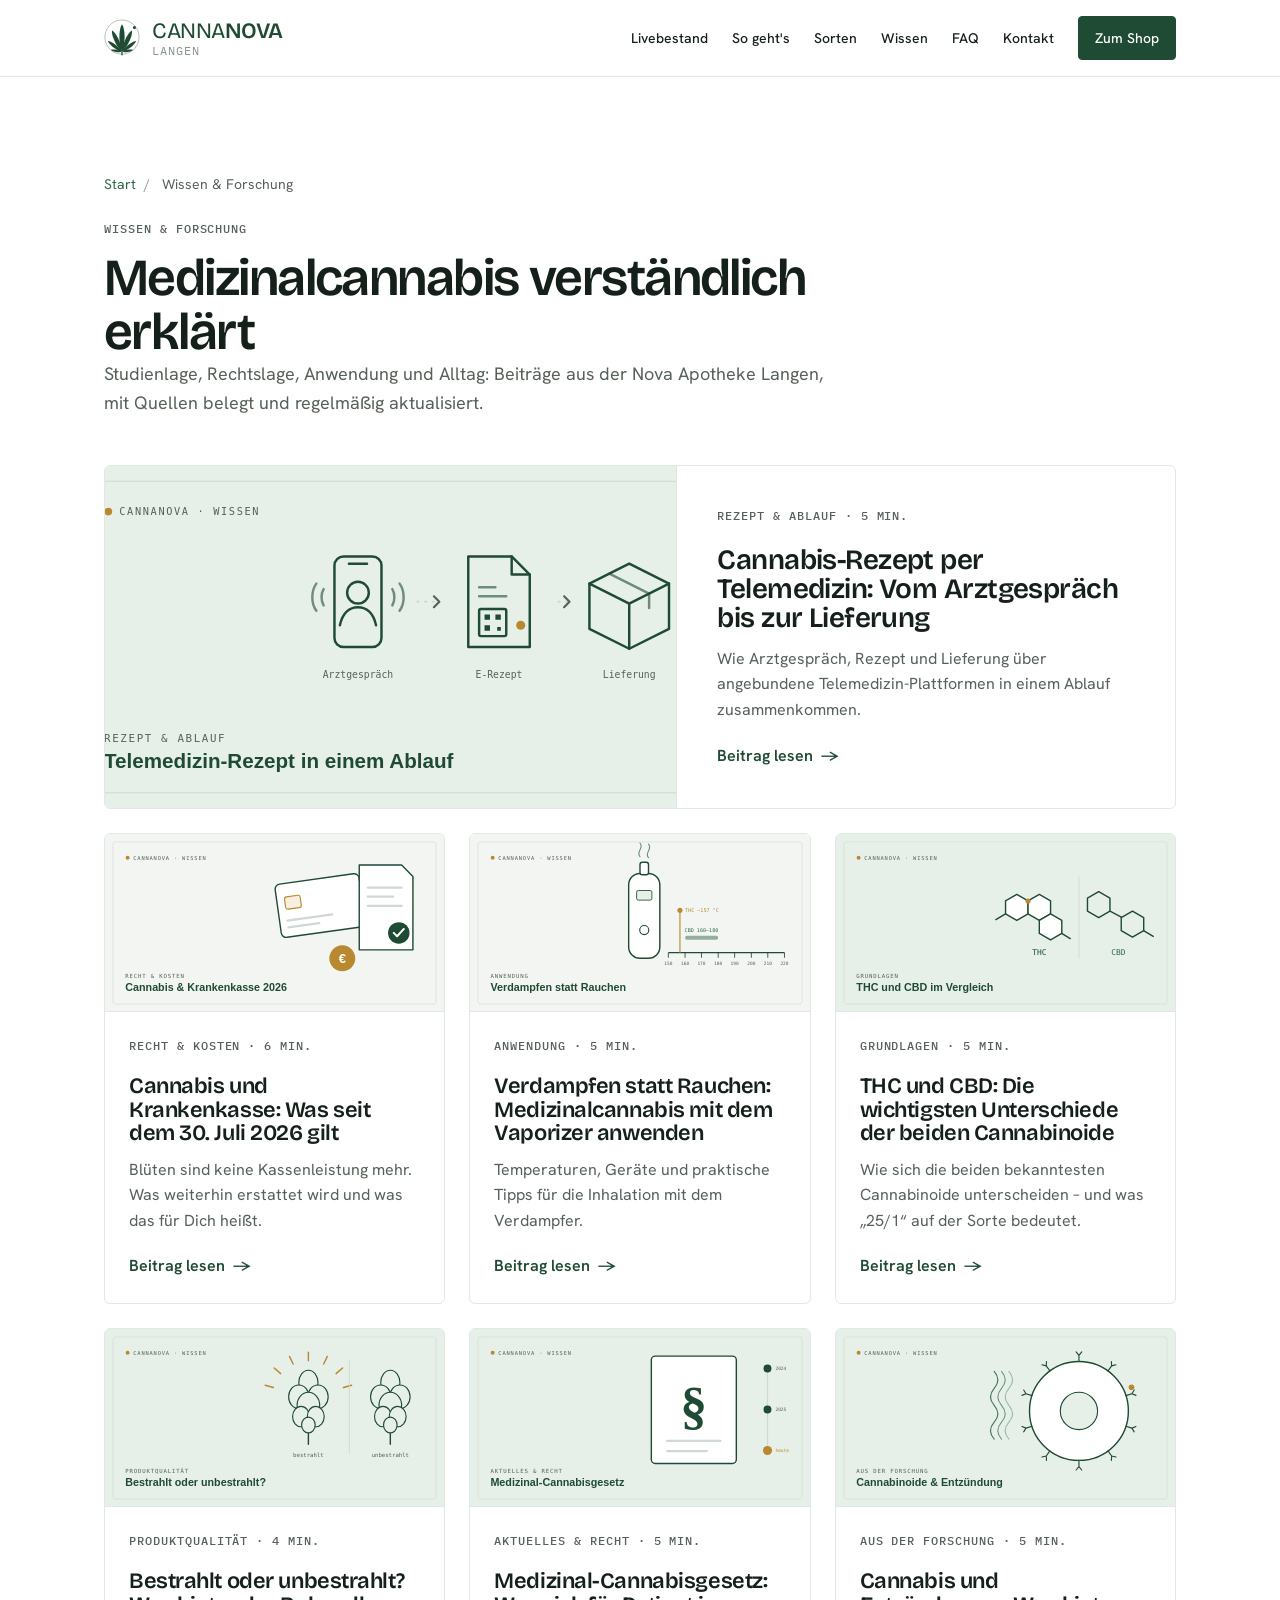
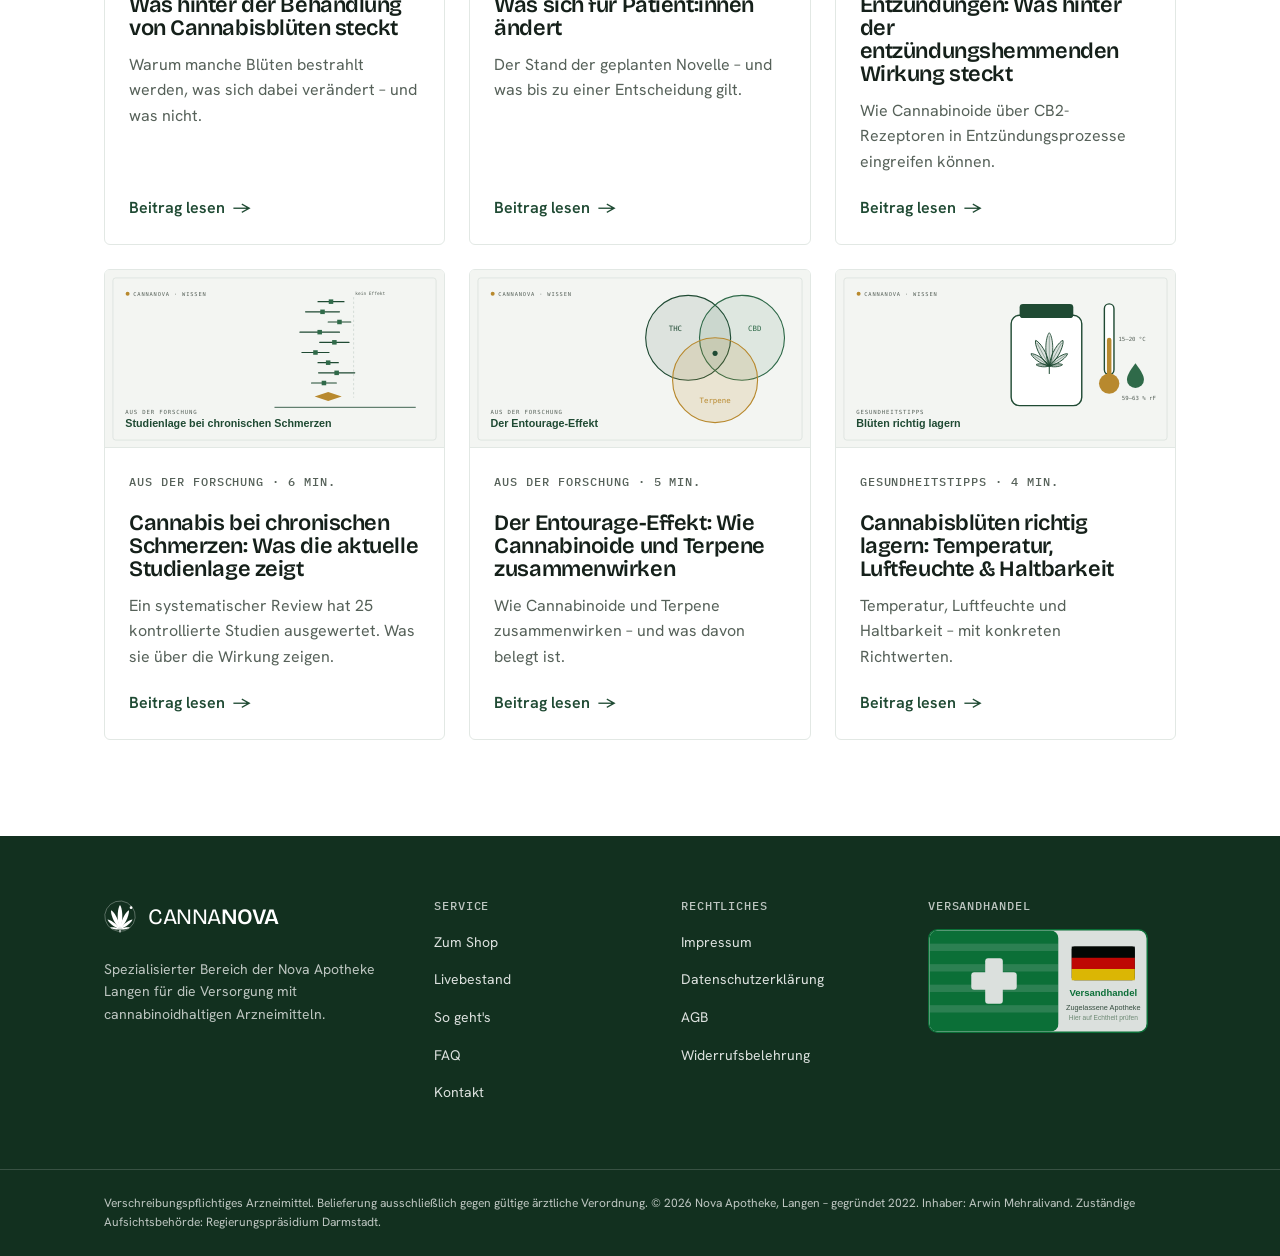
<file: blog/index.html>
<!DOCTYPE html>
<html lang="de-DE">
<head>
  <meta charset="UTF-8">
  <meta name="viewport" content="width=device-width, initial-scale=1, viewport-fit=cover">

  <title>Wissen &amp; Forschung zu Medizinalcannabis | CannaNova</title>
  <meta name="description" content="Beiträge zu Medizinalcannabis aus der Nova Apotheke Langen: Telemedizin-Rezept, Kostenübernahme, Anwendung, Studienlage und Rechtslage – verständlich und mit Quellen.">
  <meta name="robots" content="index,follow">
  <link rel="canonical" href="https://cannanova-langen.de/blog/">

  <meta property="og:type" content="website">
  <meta property="og:title" content="Wissen &amp; Forschung zu Medizinalcannabis">
  <meta property="og:description" content="Beiträge zu Medizinalcannabis aus der Nova Apotheke Langen: Telemedizin-Rezept, Kostenübernahme, Anwendung, Studienlage und Rechtslage – verständlich und mit Quellen.">
  <meta property="og:url" content="https://cannanova-langen.de/blog/">
  <meta property="og:image" content="https://cannanova-langen.de/assets/og-image.png">
  <meta property="og:image:width" content="1200">
  <meta property="og:image:height" content="630">
  <meta property="og:locale" content="de_DE">
  <meta property="og:site_name" content="CannaNova">

  <meta name="twitter:card" content="summary_large_image">
  <meta name="twitter:title" content="Wissen &amp; Forschung zu Medizinalcannabis">
  <meta name="twitter:description" content="Beiträge zu Medizinalcannabis aus der Nova Apotheke Langen: Telemedizin-Rezept, Kostenübernahme, Anwendung, Studienlage und Rechtslage – verständlich und mit Quellen.">
  <meta name="twitter:image" content="https://cannanova-langen.de/assets/og-image.png">

  <link rel="icon" href="/assets/favicon.svg" type="image/svg+xml">
  <link rel="apple-touch-icon" href="/assets/apple-touch-icon.png">
  <meta name="theme-color" content="#1f4a33">

  <link rel="preconnect" href="https://fonts.googleapis.com">
  <link rel="preconnect" href="https://fonts.gstatic.com" crossorigin>
  <link href="https://fonts.googleapis.com/css2?family=Bricolage+Grotesque:opsz,wght@12..96,500;12..96,600;12..96,700&family=Hanken+Grotesk:wght@400;500;600;700&family=IBM+Plex+Mono:wght@400;500&display=swap" rel="stylesheet">

  <link rel="stylesheet" href="/css/tokens.css">
  <link rel="stylesheet" href="/css/components.css">
  <link rel="stylesheet" href="/css/page-blog.css">
  <script type="application/ld+json">
  {
    "@context": "https://schema.org",
    "@type": "Blog",
    "name": "CannaNova – Wissen & Forschung",
    "url": "https://cannanova-langen.de/blog/",
    "inLanguage": "de-DE",
    "publisher": { "@type": "Organization", "name": "CannaNova – Nova Apotheke Langen" },
    "blogPost": [{ "@type": "BlogPosting", "headline": "Cannabis-Rezept per Telemedizin: Vom Arztgespräch bis zur Lieferung", "url": "https://cannanova-langen.de/blog/cannabis-rezept-telemedizin", "datePublished": "2026-10-01" }, { "@type": "BlogPosting", "headline": "Cannabis und Krankenkasse: Was seit dem 30. Juli 2026 gilt", "url": "https://cannanova-langen.de/blog/cannabis-krankenkasse-kostenuebernahme-2026", "datePublished": "2026-10-01" }, { "@type": "BlogPosting", "headline": "Verdampfen statt Rauchen: Medizinalcannabis mit dem Vaporizer anwenden", "url": "https://cannanova-langen.de/blog/vaporizer-cannabis-verdampfen", "datePublished": "2026-10-01" }, { "@type": "BlogPosting", "headline": "THC und CBD: Die wichtigsten Unterschiede der beiden Cannabinoide", "url": "https://cannanova-langen.de/blog/thc-cbd-unterschiede", "datePublished": "2026-10-01" }, { "@type": "BlogPosting", "headline": "Bestrahlt oder unbestrahlt? Was hinter der Behandlung von Cannabisblüten steckt", "url": "https://cannanova-langen.de/blog/bestrahlte-unbestrahlte-cannabisblueten", "datePublished": "2026-10-01" }, { "@type": "BlogPosting", "headline": "Medizinal-Cannabisgesetz: Was sich für Patient:innen ändert", "url": "https://cannanova-langen.de/blog/medizinal-cannabisgesetz-aenderungen-2026", "datePublished": "2026-09-30" }, { "@type": "BlogPosting", "headline": "Cannabis und Entzündungen: Was hinter der entzündungshemmenden Wirkung steckt", "url": "https://cannanova-langen.de/blog/cannabis-entzuendungshemmende-wirkung", "datePublished": "2026-07-06" }, { "@type": "BlogPosting", "headline": "Cannabis bei chronischen Schmerzen: Was die aktuelle Studienlage zeigt", "url": "https://cannanova-langen.de/blog/cannabis-chronische-schmerzen-studienlage", "datePublished": "2026-06-24" }, { "@type": "BlogPosting", "headline": "Der Entourage-Effekt: Wie Cannabinoide und Terpene zusammenwirken", "url": "https://cannanova-langen.de/blog/entourage-effekt-terpene-cannabinoide", "datePublished": "2026-06-24" }, { "@type": "BlogPosting", "headline": "Cannabisblüten richtig lagern: Temperatur, Luftfeuchte & Haltbarkeit", "url": "https://cannanova-langen.de/blog/cannabisblueten-richtig-lagern", "datePublished": "2026-06-24" }]
  }
  </script>
</head>

<body>
  <!-- Brand mark, defined once and reused via <use>. -->
  <svg width="0" height="0" style="position:absolute" aria-hidden="true" focusable="false">
    <symbol id="cn-mark" viewBox="0 0 200 210"><ellipse cx="100" cy="100" rx="95" ry="95" fill="none" stroke="currentColor" stroke-width="4" opacity="0.42" transform="rotate(-16 100 100)"/><circle cx="169" cy="47" r="8.5" fill="currentColor"/><path d="M0,0 C -25.08,-63.84 -12.54,-139.84 0,-152 C 12.54,-139.84 25.08,-63.84 0,0 Z" transform="translate(100,182)" fill="currentColor"/><path d="M0,0 C -21.57,-54.9 -10.78,-120.26 0,-130.72 C 10.78,-120.26 21.57,-54.9 0,0 Z" transform="translate(100,182) rotate(25)" fill="currentColor"/><path d="M0,0 C -21.57,-54.9 -10.78,-120.26 0,-130.72 C 10.78,-120.26 21.57,-54.9 0,0 Z" transform="translate(100,182) rotate(-25)" fill="currentColor"/><path d="M0,0 C -16.30,-41.5 -8.15,-90.9 0,-98.8 C 8.15,-90.9 16.30,-41.5 0,0 Z" transform="translate(100,182) rotate(52)" fill="currentColor"/><path d="M0,0 C -16.30,-41.5 -8.15,-90.9 0,-98.8 C 8.15,-90.9 16.30,-41.5 0,0 Z" transform="translate(100,182) rotate(-52)" fill="currentColor"/><path d="M0,0 C -10.28,-26.17 -5.14,-57.33 0,-62.32 C 5.14,-57.33 10.28,-26.17 0,0 Z" transform="translate(100,182) rotate(80)" fill="currentColor"/><path d="M0,0 C -10.28,-26.17 -5.14,-57.33 0,-62.32 C 5.14,-57.33 10.28,-26.17 0,0 Z" transform="translate(100,182) rotate(-80)" fill="currentColor"/><rect x="96.5" y="182" width="7" height="20" rx="3.5" fill="currentColor"/></symbol>
  </svg>

  <a class="skip-link" href="#main">Zum Inhalt springen</a>

  <!-- ===================== HEADER ===================== -->
  <header class="site-header">
    <div class="container site-header__inner">
      <a class="brand" href="/" aria-label="CannaNova – Startseite">
        <span class="brand__mark" aria-hidden="true"><svg><use href="#cn-mark"/></svg></span>
        <span class="brand__lockup">
          <span class="brand__name"><span class="brand__name-canna">CANNA</span>NOVA</span>
          <span class="brand__sub">Langen</span>
        </span>
      </a>
      <nav class="site-nav" id="site-nav" aria-label="Hauptnavigation">
        <a href="/#livebestand">Livebestand</a>
        <a href="/#so-gehts">So geht's</a>
        <a href="/#sorten">Sorten</a>
        <a href="/#wissen">Wissen</a>
        <a href="/#faq">FAQ</a>
        <a href="/#kontakt">Kontakt</a>
        <a class="btn btn--primary site-nav__cta" href="https://shop.cannanova-langen.de" target="_blank" rel="noopener">Zum Shop</a>
      </nav>
      <button type="button" class="nav-toggle" id="nav-toggle" aria-expanded="false" aria-controls="site-nav" aria-label="Menü öffnen">
        <span></span><span></span><span></span>
      </button>
    </div>
  </header>

  <main id="main">
    <section class="section blog-index" aria-labelledby="blog-index-title">
      <div class="container">
        <nav class="breadcrumb" aria-label="Brotkrumennavigation">
          <a href="/">Start</a><span aria-hidden="true">/</span>
          Wissen &amp; Forschung
        </nav>
        <div class="section__head">
          <p class="eyebrow">Wissen &amp; Forschung</p>
          <h1 id="blog-index-title">Medizinalcannabis verständlich erklärt</h1>
          <p class="lead">Studienlage, Rechtslage, Anwendung und Alltag: Beiträge aus der Nova Apotheke Langen, mit Quellen belegt und regelmäßig aktualisiert.</p>
        </div>
        <div class="blog-index__feature">
          <article class="card post-card post-card--wide">
              <a class="post-card__media" href="/blog/cannabis-rezept-telemedizin" aria-hidden="true" tabindex="-1">
                <img src="/assets/blog/telemedizin.svg" alt="" width="1200" height="630" loading="lazy">
              </a>
              <div class="post-card__body">
                <p class="step__label">Rezept &amp; Ablauf · 5 Min.</p>
                <h2 class="post-card__title"><a class="post-card__link" href="/blog/cannabis-rezept-telemedizin">Cannabis-Rezept per Telemedizin: Vom Arztgespräch bis zur Lieferung</a></h2>
                <p class="post-card__excerpt">Wie Arztgespräch, Rezept und Lieferung über angebundene Telemedizin-Plattformen in einem Ablauf zusammenkommen.</p>
                <a class="link-arrow" href="/blog/cannabis-rezept-telemedizin">Beitrag lesen</a>
              </div>
            </article>
        </div>
        <div class="grid grid--3 blog-index__grid">
            <article class="card post-card">
              <a class="post-card__media" href="/blog/cannabis-krankenkasse-kostenuebernahme-2026" aria-hidden="true" tabindex="-1">
                <img src="/assets/blog/kostenuebernahme.svg" alt="" width="1200" height="630" loading="lazy">
              </a>
              <div class="post-card__body">
                <p class="step__label">Recht &amp; Kosten · 6 Min.</p>
                <h2 class="post-card__title"><a class="post-card__link" href="/blog/cannabis-krankenkasse-kostenuebernahme-2026">Cannabis und Krankenkasse: Was seit dem 30. Juli 2026 gilt</a></h2>
                <p class="post-card__excerpt">Blüten sind keine Kassenleistung mehr. Was weiterhin erstattet wird und was das für Dich heißt.</p>
                <a class="link-arrow" href="/blog/cannabis-krankenkasse-kostenuebernahme-2026">Beitrag lesen</a>
              </div>
            </article>
            <article class="card post-card">
              <a class="post-card__media" href="/blog/vaporizer-cannabis-verdampfen" aria-hidden="true" tabindex="-1">
                <img src="/assets/blog/vaporizer.svg" alt="" width="1200" height="630" loading="lazy">
              </a>
              <div class="post-card__body">
                <p class="step__label">Anwendung · 5 Min.</p>
                <h2 class="post-card__title"><a class="post-card__link" href="/blog/vaporizer-cannabis-verdampfen">Verdampfen statt Rauchen: Medizinalcannabis mit dem Vaporizer anwenden</a></h2>
                <p class="post-card__excerpt">Temperaturen, Geräte und praktische Tipps für die Inhalation mit dem Verdampfer.</p>
                <a class="link-arrow" href="/blog/vaporizer-cannabis-verdampfen">Beitrag lesen</a>
              </div>
            </article>
            <article class="card post-card">
              <a class="post-card__media" href="/blog/thc-cbd-unterschiede" aria-hidden="true" tabindex="-1">
                <img src="/assets/blog/thc-cbd.svg" alt="" width="1200" height="630" loading="lazy">
              </a>
              <div class="post-card__body">
                <p class="step__label">Grundlagen · 5 Min.</p>
                <h2 class="post-card__title"><a class="post-card__link" href="/blog/thc-cbd-unterschiede">THC und CBD: Die wichtigsten Unterschiede der beiden Cannabinoide</a></h2>
                <p class="post-card__excerpt">Wie sich die beiden bekanntesten Cannabinoide unterscheiden – und was „25/1“ auf der Sorte bedeutet.</p>
                <a class="link-arrow" href="/blog/thc-cbd-unterschiede">Beitrag lesen</a>
              </div>
            </article>
            <article class="card post-card">
              <a class="post-card__media" href="/blog/bestrahlte-unbestrahlte-cannabisblueten" aria-hidden="true" tabindex="-1">
                <img src="/assets/blog/bestrahlung.svg" alt="" width="1200" height="630" loading="lazy">
              </a>
              <div class="post-card__body">
                <p class="step__label">Produktqualität · 4 Min.</p>
                <h2 class="post-card__title"><a class="post-card__link" href="/blog/bestrahlte-unbestrahlte-cannabisblueten">Bestrahlt oder unbestrahlt? Was hinter der Behandlung von Cannabisblüten steckt</a></h2>
                <p class="post-card__excerpt">Warum manche Blüten bestrahlt werden, was sich dabei verändert – und was nicht.</p>
                <a class="link-arrow" href="/blog/bestrahlte-unbestrahlte-cannabisblueten">Beitrag lesen</a>
              </div>
            </article>
            <article class="card post-card">
              <a class="post-card__media" href="/blog/medizinal-cannabisgesetz-aenderungen-2026" aria-hidden="true" tabindex="-1">
                <img src="/assets/blog/cannabisgesetz.svg" alt="" width="1200" height="630" loading="lazy">
              </a>
              <div class="post-card__body">
                <p class="step__label">Aktuelles &amp; Recht · 5 Min.</p>
                <h2 class="post-card__title"><a class="post-card__link" href="/blog/medizinal-cannabisgesetz-aenderungen-2026">Medizinal-Cannabisgesetz: Was sich für Patient:innen ändert</a></h2>
                <p class="post-card__excerpt">Der Stand der geplanten Novelle – und was bis zu einer Entscheidung gilt.</p>
                <a class="link-arrow" href="/blog/medizinal-cannabisgesetz-aenderungen-2026">Beitrag lesen</a>
              </div>
            </article>
            <article class="card post-card">
              <a class="post-card__media" href="/blog/cannabis-entzuendungshemmende-wirkung" aria-hidden="true" tabindex="-1">
                <img src="/assets/blog/entzuendung.svg" alt="" width="1200" height="630" loading="lazy">
              </a>
              <div class="post-card__body">
                <p class="step__label">Aus der Forschung · 5 Min.</p>
                <h2 class="post-card__title"><a class="post-card__link" href="/blog/cannabis-entzuendungshemmende-wirkung">Cannabis und Entzündungen: Was hinter der entzündungshemmenden Wirkung steckt</a></h2>
                <p class="post-card__excerpt">Wie Cannabinoide über CB2-Rezeptoren in Entzündungsprozesse eingreifen können.</p>
                <a class="link-arrow" href="/blog/cannabis-entzuendungshemmende-wirkung">Beitrag lesen</a>
              </div>
            </article>
            <article class="card post-card">
              <a class="post-card__media" href="/blog/cannabis-chronische-schmerzen-studienlage" aria-hidden="true" tabindex="-1">
                <img src="/assets/blog/schmerzforschung.svg" alt="" width="1200" height="630" loading="lazy">
              </a>
              <div class="post-card__body">
                <p class="step__label">Aus der Forschung · 6 Min.</p>
                <h2 class="post-card__title"><a class="post-card__link" href="/blog/cannabis-chronische-schmerzen-studienlage">Cannabis bei chronischen Schmerzen: Was die aktuelle Studienlage zeigt</a></h2>
                <p class="post-card__excerpt">Ein systematischer Review hat 25 kontrollierte Studien ausgewertet. Was sie über die Wirkung zeigen.</p>
                <a class="link-arrow" href="/blog/cannabis-chronische-schmerzen-studienlage">Beitrag lesen</a>
              </div>
            </article>
            <article class="card post-card">
              <a class="post-card__media" href="/blog/entourage-effekt-terpene-cannabinoide" aria-hidden="true" tabindex="-1">
                <img src="/assets/blog/entourage-effekt.svg" alt="" width="1200" height="630" loading="lazy">
              </a>
              <div class="post-card__body">
                <p class="step__label">Aus der Forschung · 5 Min.</p>
                <h2 class="post-card__title"><a class="post-card__link" href="/blog/entourage-effekt-terpene-cannabinoide">Der Entourage-Effekt: Wie Cannabinoide und Terpene zusammenwirken</a></h2>
                <p class="post-card__excerpt">Wie Cannabinoide und Terpene zusammenwirken – und was davon belegt ist.</p>
                <a class="link-arrow" href="/blog/entourage-effekt-terpene-cannabinoide">Beitrag lesen</a>
              </div>
            </article>
            <article class="card post-card">
              <a class="post-card__media" href="/blog/cannabisblueten-richtig-lagern" aria-hidden="true" tabindex="-1">
                <img src="/assets/blog/lagerung.svg" alt="" width="1200" height="630" loading="lazy">
              </a>
              <div class="post-card__body">
                <p class="step__label">Gesundheitstipps · 4 Min.</p>
                <h2 class="post-card__title"><a class="post-card__link" href="/blog/cannabisblueten-richtig-lagern">Cannabisblüten richtig lagern: Temperatur, Luftfeuchte &amp; Haltbarkeit</a></h2>
                <p class="post-card__excerpt">Temperatur, Luftfeuchte und Haltbarkeit – mit konkreten Richtwerten.</p>
                <a class="link-arrow" href="/blog/cannabisblueten-richtig-lagern">Beitrag lesen</a>
              </div>
            </article>
        </div>
      </div>
    </section>
  </main>

  <!-- ===================== FOOTER ===================== -->
  <footer class="site-footer">
    <div class="container site-footer__grid">
      <div class="site-footer__col">
        <span class="brand brand--footer">
          <span class="brand__mark" aria-hidden="true"><svg><use href="#cn-mark"/></svg></span>
          <span class="brand__name"><span class="brand__name-canna">CANNA</span>NOVA</span>
        </span>
        <p class="site-footer__about">
          Spezialisierter Bereich der Nova Apotheke Langen für die Versorgung
          mit cannabinoidhaltigen Arzneimitteln.
        </p>
      </div>
      <div class="site-footer__col">
        <h4>Service</h4>
        <ul>
          <li><a href="https://shop.cannanova-langen.de" target="_blank" rel="noopener">Zum Shop</a></li>
          <li><a href="/#livebestand">Livebestand</a></li>
          <li><a href="/#so-gehts">So geht's</a></li>
          <li><a href="/#faq">FAQ</a></li>
          <li><a href="/#kontakt">Kontakt</a></li>
        </ul>
      </div>
      <div class="site-footer__col">
        <h4>Rechtliches</h4>
        <ul>
          <li><a href="https://shop.cannanova-langen.de/imprint">Impressum</a></li>
          <li><a href="https://shop.cannanova-langen.de/privacy-policy">Datenschutzerklärung</a></li>
          <li><a href="https://shop.cannanova-langen.de/terms-and-conditions">AGB</a></li>
          <li><a href="https://shop.cannanova-langen.de/revocation-policy">Widerrufsbelehrung</a></li>
        </ul>
      </div>
      <div class="site-footer__col">
        <h4>Versandhandel</h4>
        <a class="footer-eu-logo" href="https://versandhandel.dimdi.de/websearch/servlet/Gate?accessid=dimdi_var&amp;term=fba00b594ee5b1232fe0a29856563b41" target="_blank" rel="noopener" aria-label="Eintrag der Nova Apotheke im EU-Versandhandelsregister prüfen">
          <img src="/assets/eu-versandhandel-logo.svg" alt="Gemeinsames EU-Versandhandelslogo – Nova Apotheke im Versandhandelsregister prüfen" width="300" height="142" loading="lazy">
        </a>
      </div>
    </div>
    <div class="site-footer__legal">
      <div class="container">
        Verschreibungspflichtiges Arzneimittel. Belieferung ausschließlich gegen
        gültige ärztliche Verordnung. © 2026 Nova Apotheke, Langen – gegründet 2022.
        Inhaber: Arwin Mehralivand. Zuständige Aufsichtsbehörde:
        Regierungspräsidium Darmstadt.
      </div>
    </div>
  </footer>

  <script src="/js/nav-toggle.js" defer></script>
</body>
</html>
</file>
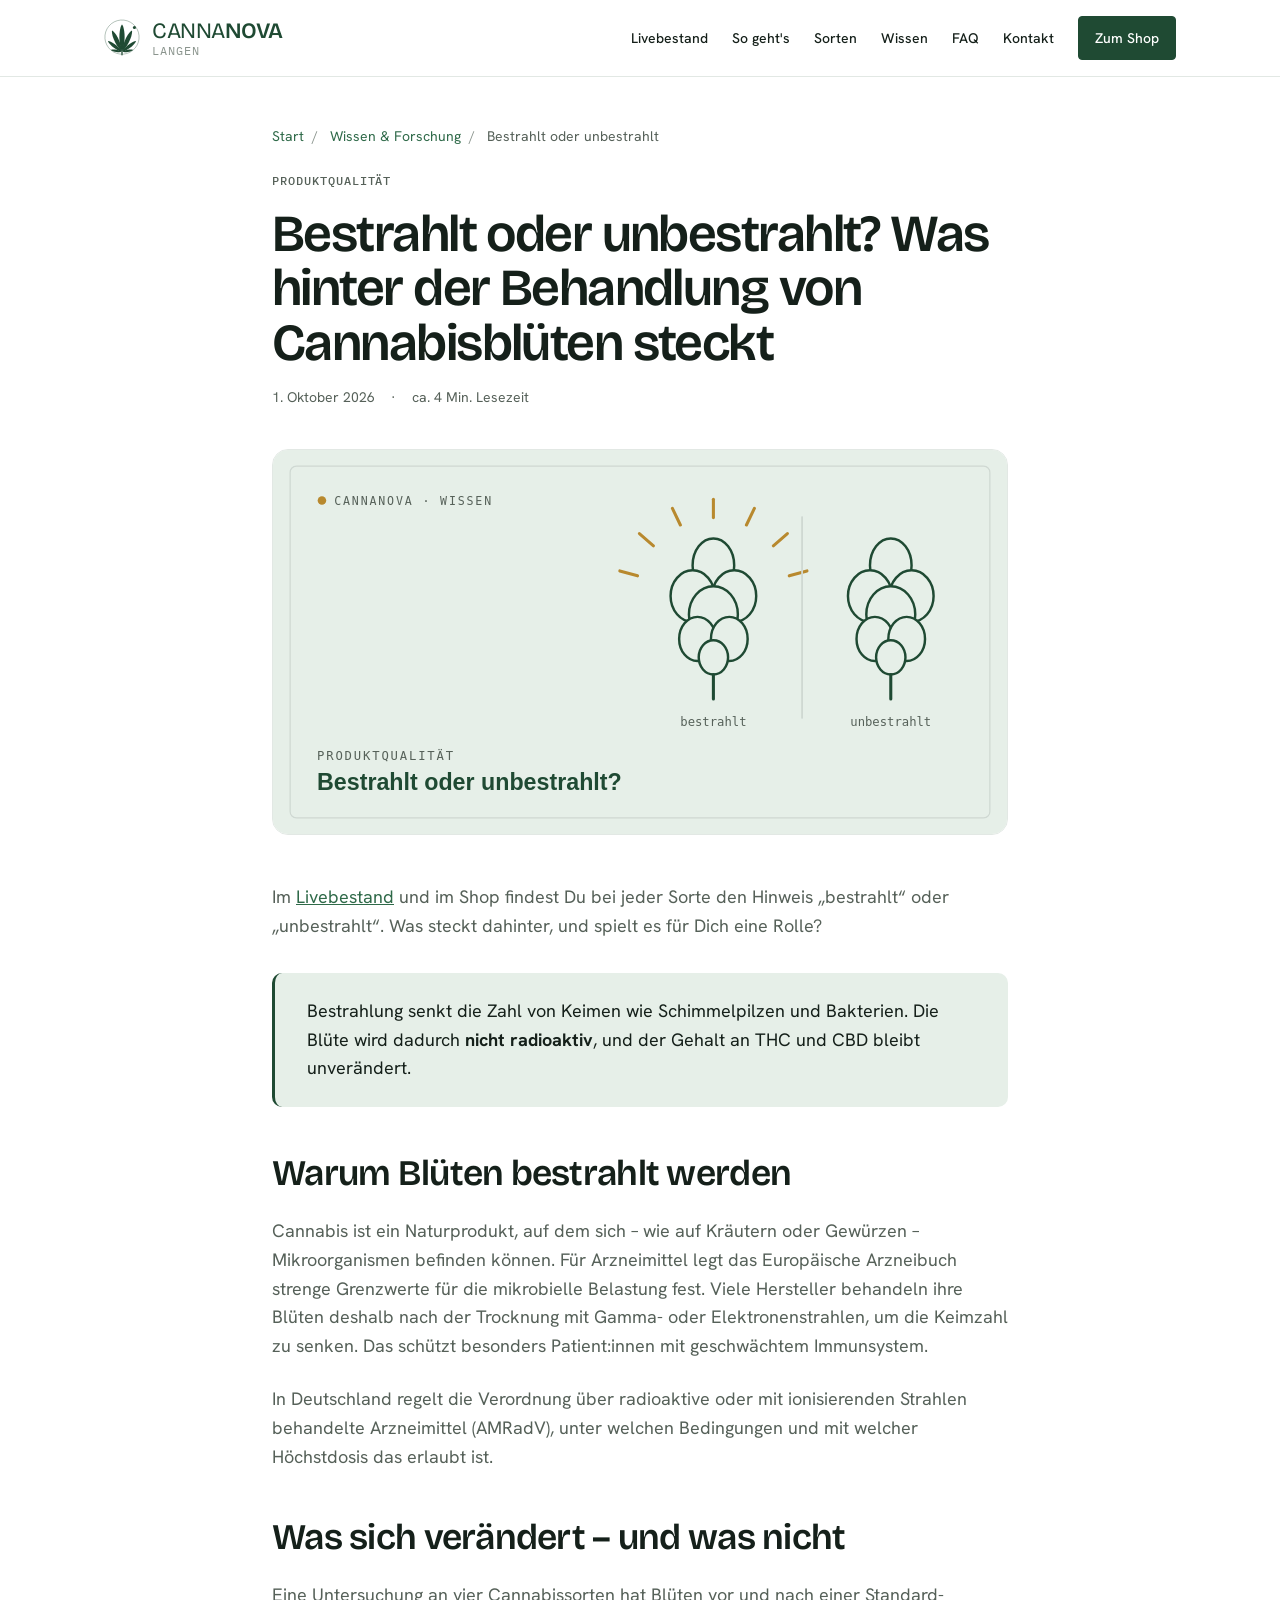
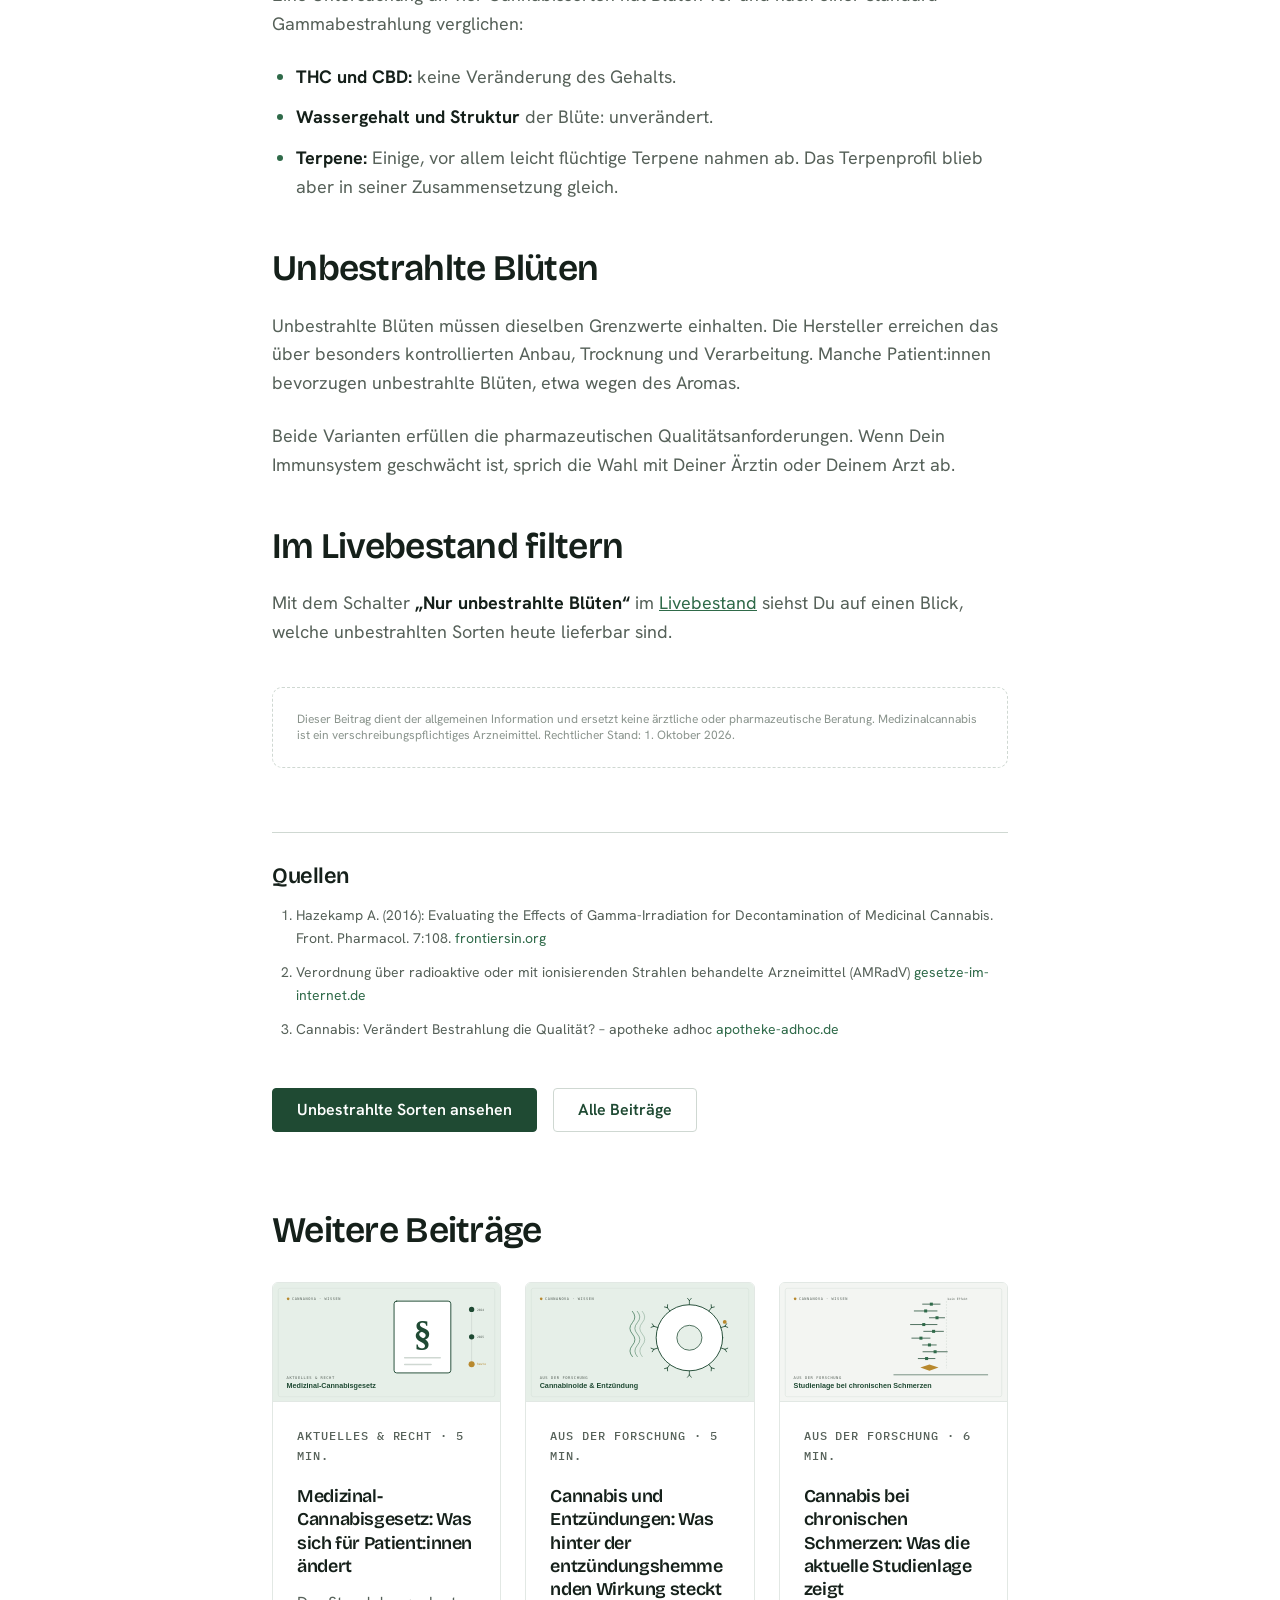
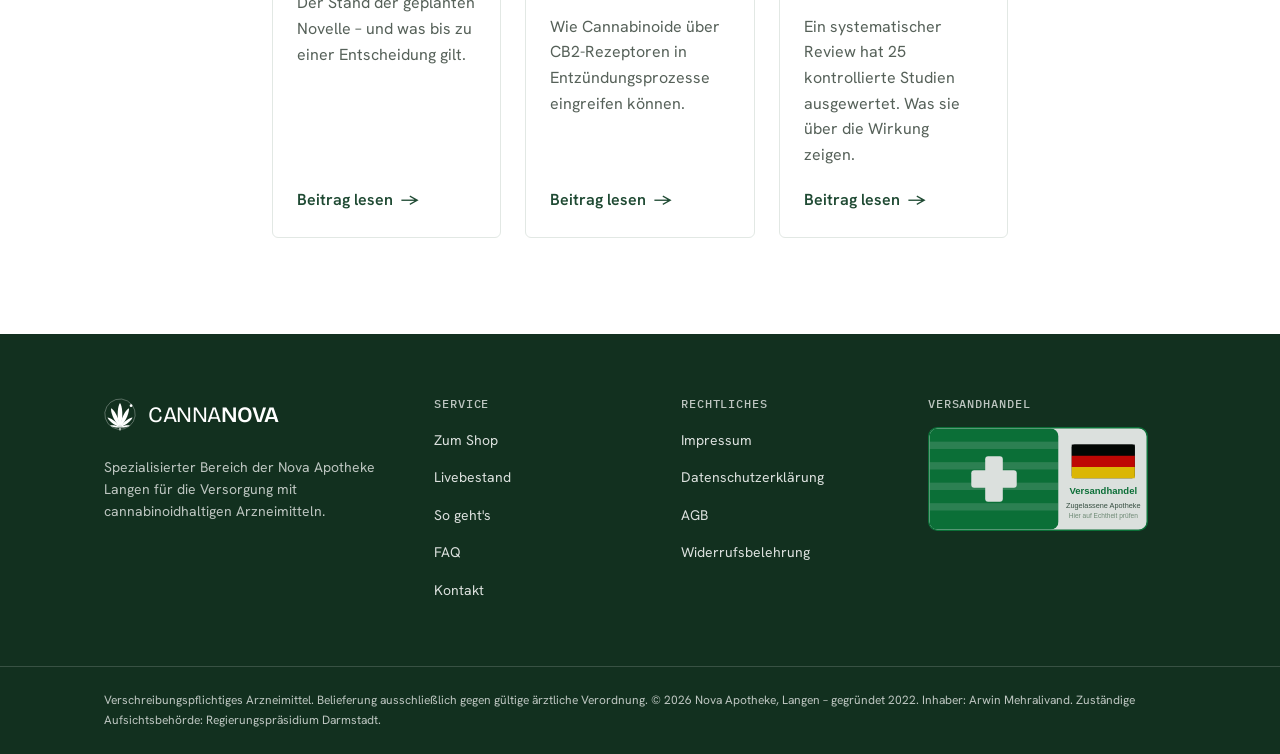
<file: blog/bestrahlte-unbestrahlte-cannabisblueten.html>
<!DOCTYPE html>
<html lang="de-DE">
<head>
  <meta charset="UTF-8">
  <meta name="viewport" content="width=device-width, initial-scale=1, viewport-fit=cover">

  <title>Bestrahlte vs. unbestrahlte Cannabisblüten | CannaNova</title>
  <meta name="description" content="Warum manche Cannabisblüten bestrahlt werden, was die Bestrahlung verändert und was nicht – und wie Du im Livebestand nach unbestrahlten Blüten filterst.">
  <meta name="robots" content="index,follow">
  <link rel="canonical" href="https://cannanova-langen.de/blog/bestrahlte-unbestrahlte-cannabisblueten">

  <meta property="og:type" content="article">
  <meta property="og:title" content="Bestrahlt oder unbestrahlt? Was hinter der Behandlung von Cannabisblüten steckt">
  <meta property="og:description" content="Warum manche Cannabisblüten bestrahlt werden, was die Bestrahlung verändert und was nicht – und wie Du im Livebestand nach unbestrahlten Blüten filterst.">
  <meta property="og:url" content="https://cannanova-langen.de/blog/bestrahlte-unbestrahlte-cannabisblueten">
  <meta property="og:image" content="https://cannanova-langen.de/assets/blog/bestrahlung.png">
  <meta property="og:image:width" content="1200">
  <meta property="og:image:height" content="630">
  <meta property="og:locale" content="de_DE">
  <meta property="og:site_name" content="CannaNova">

  <meta name="twitter:card" content="summary_large_image">
  <meta name="twitter:title" content="Bestrahlt oder unbestrahlt? Was hinter der Behandlung von Cannabisblüten steckt">
  <meta name="twitter:description" content="Warum manche Cannabisblüten bestrahlt werden, was die Bestrahlung verändert und was nicht – und wie Du im Livebestand nach unbestrahlten Blüten filterst.">
  <meta name="twitter:image" content="https://cannanova-langen.de/assets/blog/bestrahlung.png">

  <link rel="icon" href="/assets/favicon.svg" type="image/svg+xml">
  <link rel="apple-touch-icon" href="/assets/apple-touch-icon.png">
  <meta name="theme-color" content="#1f4a33">

  <link rel="preconnect" href="https://fonts.googleapis.com">
  <link rel="preconnect" href="https://fonts.gstatic.com" crossorigin>
  <link href="https://fonts.googleapis.com/css2?family=Bricolage+Grotesque:opsz,wght@12..96,500;12..96,600;12..96,700&family=Hanken+Grotesk:wght@400;500;600;700&family=IBM+Plex+Mono:wght@400;500&display=swap" rel="stylesheet">

  <link rel="stylesheet" href="/css/tokens.css">
  <link rel="stylesheet" href="/css/components.css">
  <link rel="stylesheet" href="/css/page-blog.css">
  <script type="application/ld+json">
  {
    "@context": "https://schema.org",
    "@type": "BlogPosting",
    "headline": "Bestrahlt oder unbestrahlt? Was hinter der Behandlung von Cannabisblüten steckt",
    "description": "Warum manche Cannabisblüten bestrahlt werden, was die Bestrahlung verändert und was nicht – und wie Du im Livebestand nach unbestrahlten Blüten filterst.",
    "image": "https://cannanova-langen.de/assets/blog/bestrahlung.png",
    "datePublished": "2026-10-01",
    "dateModified": "2026-10-01",
    "inLanguage": "de-DE",
    "author": { "@type": "Organization", "name": "CannaNova – Nova Apotheke Langen" },
    "publisher": {
      "@type": "Organization",
      "name": "CannaNova",
      "logo": { "@type": "ImageObject", "url": "https://cannanova-langen.de/assets/apple-touch-icon.png" }
    },
    "mainEntityOfPage": "https://cannanova-langen.de/blog/bestrahlte-unbestrahlte-cannabisblueten"
  }
  </script>
  <script type="application/ld+json">
  {
    "@context": "https://schema.org",
    "@type": "BreadcrumbList",
    "itemListElement": [
      { "@type": "ListItem", "position": 1, "name": "Start", "item": "https://cannanova-langen.de/" },
      { "@type": "ListItem", "position": 2, "name": "Wissen & Forschung", "item": "https://cannanova-langen.de/blog/" },
      { "@type": "ListItem", "position": 3, "name": "Bestrahlt oder unbestrahlt" }
    ]
  }
  </script>
</head>

<body>
  <!-- Brand mark, defined once and reused via <use>. -->
  <svg width="0" height="0" style="position:absolute" aria-hidden="true" focusable="false">
    <symbol id="cn-mark" viewBox="0 0 200 210"><ellipse cx="100" cy="100" rx="95" ry="95" fill="none" stroke="currentColor" stroke-width="4" opacity="0.42" transform="rotate(-16 100 100)"/><circle cx="169" cy="47" r="8.5" fill="currentColor"/><path d="M0,0 C -25.08,-63.84 -12.54,-139.84 0,-152 C 12.54,-139.84 25.08,-63.84 0,0 Z" transform="translate(100,182)" fill="currentColor"/><path d="M0,0 C -21.57,-54.9 -10.78,-120.26 0,-130.72 C 10.78,-120.26 21.57,-54.9 0,0 Z" transform="translate(100,182) rotate(25)" fill="currentColor"/><path d="M0,0 C -21.57,-54.9 -10.78,-120.26 0,-130.72 C 10.78,-120.26 21.57,-54.9 0,0 Z" transform="translate(100,182) rotate(-25)" fill="currentColor"/><path d="M0,0 C -16.30,-41.5 -8.15,-90.9 0,-98.8 C 8.15,-90.9 16.30,-41.5 0,0 Z" transform="translate(100,182) rotate(52)" fill="currentColor"/><path d="M0,0 C -16.30,-41.5 -8.15,-90.9 0,-98.8 C 8.15,-90.9 16.30,-41.5 0,0 Z" transform="translate(100,182) rotate(-52)" fill="currentColor"/><path d="M0,0 C -10.28,-26.17 -5.14,-57.33 0,-62.32 C 5.14,-57.33 10.28,-26.17 0,0 Z" transform="translate(100,182) rotate(80)" fill="currentColor"/><path d="M0,0 C -10.28,-26.17 -5.14,-57.33 0,-62.32 C 5.14,-57.33 10.28,-26.17 0,0 Z" transform="translate(100,182) rotate(-80)" fill="currentColor"/><rect x="96.5" y="182" width="7" height="20" rx="3.5" fill="currentColor"/></symbol>
  </svg>

  <a class="skip-link" href="#main">Zum Inhalt springen</a>

  <!-- ===================== HEADER ===================== -->
  <header class="site-header">
    <div class="container site-header__inner">
      <a class="brand" href="/" aria-label="CannaNova – Startseite">
        <span class="brand__mark" aria-hidden="true"><svg><use href="#cn-mark"/></svg></span>
        <span class="brand__lockup">
          <span class="brand__name"><span class="brand__name-canna">CANNA</span>NOVA</span>
          <span class="brand__sub">Langen</span>
        </span>
      </a>
      <nav class="site-nav" id="site-nav" aria-label="Hauptnavigation">
        <a href="/#livebestand">Livebestand</a>
        <a href="/#so-gehts">So geht's</a>
        <a href="/#sorten">Sorten</a>
        <a href="/#wissen">Wissen</a>
        <a href="/#faq">FAQ</a>
        <a href="/#kontakt">Kontakt</a>
        <a class="btn btn--primary site-nav__cta" href="https://shop.cannanova-langen.de" target="_blank" rel="noopener">Zum Shop</a>
      </nav>
      <button type="button" class="nav-toggle" id="nav-toggle" aria-expanded="false" aria-controls="site-nav" aria-label="Menü öffnen">
        <span></span><span></span><span></span>
      </button>
    </div>
  </header>

  <main id="main">
    <article class="section article">
      <div class="container">
        <div class="article__inner">
          <nav class="breadcrumb" aria-label="Brotkrumennavigation">
            <a href="/">Start</a><span aria-hidden="true">/</span>
            <a href="/blog/">Wissen &amp; Forschung</a><span aria-hidden="true">/</span>
            Bestrahlt oder unbestrahlt
          </nav>

          <p class="step__label">Produktqualität</p>
          <h1>Bestrahlt oder unbestrahlt? Was hinter der Behandlung von Cannabisblüten steckt</h1>
          <div class="article__meta">
            <span>1. Oktober 2026</span>
            <span aria-hidden="true">·</span>
            <span>ca. 4 Min. Lesezeit</span>
          </div>

          <figure class="article__cover">
            <img src="/assets/blog/bestrahlung.svg" alt="Zwei Cannabisblüten im Vergleich, eine davon mit Strahlen als Sinnbild für die Bestrahlung" width="1200" height="630">
          </figure>

          <div class="prose">
<p>Im <a href="/#livebestand">Livebestand</a> und im Shop findest Du bei jeder Sorte den Hinweis „bestrahlt“ oder „unbestrahlt“. Was steckt dahinter, und spielt es für Dich eine Rolle?</p>
<blockquote>Bestrahlung senkt die Zahl von Keimen wie Schimmelpilzen und Bakterien. Die Blüte wird dadurch <strong>nicht radioaktiv</strong>, und der Gehalt an THC und CBD bleibt unverändert.</blockquote>
<h2>Warum Blüten bestrahlt werden</h2>
<p>Cannabis ist ein Naturprodukt, auf dem sich – wie auf Kräutern oder Gewürzen – Mikroorganismen befinden können. Für Arzneimittel legt das Europäische Arzneibuch strenge Grenzwerte für die mikrobielle Belastung fest. Viele Hersteller behandeln ihre Blüten deshalb nach der Trocknung mit Gamma- oder Elektronenstrahlen, um die Keimzahl zu senken. Das schützt besonders Patient:innen mit geschwächtem Immunsystem.</p>
<p>In Deutschland regelt die Verordnung über radioaktive oder mit ionisierenden Strahlen behandelte Arzneimittel (AMRadV), unter welchen Bedingungen und mit welcher Höchstdosis das erlaubt ist.</p>
<h2>Was sich verändert – und was nicht</h2>
<p>Eine Untersuchung an vier Cannabissorten hat Blüten vor und nach einer Standard-Gammabestrahlung verglichen:</p>
<ul>
<li><strong>THC und CBD:</strong> keine Veränderung des Gehalts.</li>
<li><strong>Wassergehalt und Struktur</strong> der Blüte: unverändert.</li>
<li><strong>Terpene:</strong> Einige, vor allem leicht flüchtige Terpene nahmen ab. Das Terpenprofil blieb aber in seiner Zusammensetzung gleich.</li>
</ul>
<h2>Unbestrahlte Blüten</h2>
<p>Unbestrahlte Blüten müssen dieselben Grenzwerte einhalten. Die Hersteller erreichen das über besonders kontrollierten Anbau, Trocknung und Verarbeitung. Manche Patient:innen bevorzugen unbestrahlte Blüten, etwa wegen des Aromas.</p>
<p>Beide Varianten erfüllen die pharmazeutischen Qualitätsanforderungen. Wenn Dein Immunsystem geschwächt ist, sprich die Wahl mit Deiner Ärztin oder Deinem Arzt ab.</p>
<h2>Im Livebestand filtern</h2>
<p>Mit dem Schalter <strong>„Nur unbestrahlte Blüten“</strong> im <a href="/#livebestand">Livebestand</a> siehst Du auf einen Blick, welche unbestrahlten Sorten heute lieferbar sind.</p>
          </div>

          <div class="article__disclaimer">
            <p class="fine-print">Dieser Beitrag dient der allgemeinen Information und ersetzt keine ärztliche oder pharmazeutische Beratung. Medizinalcannabis ist ein verschreibungspflichtiges Arzneimittel. Rechtlicher Stand: 1. Oktober 2026.</p>
          </div>

          <div class="article__sources">
            <h2>Quellen</h2>
            <ol>
              <li>Hazekamp A. (2016): Evaluating the Effects of Gamma-Irradiation for Decontamination of Medicinal Cannabis. Front. Pharmacol. 7:108. <a href="https://www.frontiersin.org/journals/pharmacology/articles/10.3389/fphar.2016.00108/full" target="_blank" rel="noopener">frontiersin.org</a></li>
              <li>Verordnung über radioaktive oder mit ionisierenden Strahlen behandelte Arzneimittel (AMRadV) <a href="https://www.gesetze-im-internet.de/amradv/" target="_blank" rel="noopener">gesetze-im-internet.de</a></li>
              <li>Cannabis: Verändert Bestrahlung die Qualität? – apotheke adhoc <a href="https://www.apotheke-adhoc.de/rubriken/detail/medizinisches-cannabis/cannabis-veraendert-bestrahlung-die-qualitaet-reduktion-der-keimzahl/" target="_blank" rel="noopener">apotheke-adhoc.de</a></li>
            </ol>
          </div>

          <div class="article__cta">
            <a class="btn btn--primary" href="/#livebestand">Unbestrahlte Sorten ansehen</a>
            <a class="btn btn--secondary" href="/blog/">Alle Beiträge</a>
          </div>

          <section class="related" aria-labelledby="related-title">
            <h2 id="related-title">Weitere Beiträge</h2>
            <div class="grid grid--3">
            <article class="card post-card">
              <a class="post-card__media" href="/blog/medizinal-cannabisgesetz-aenderungen-2026" aria-hidden="true" tabindex="-1">
                <img src="/assets/blog/cannabisgesetz.svg" alt="" width="1200" height="630" loading="lazy">
              </a>
              <div class="post-card__body">
                <p class="step__label">Aktuelles &amp; Recht · 5 Min.</p>
                <h3 class="post-card__title"><a class="post-card__link" href="/blog/medizinal-cannabisgesetz-aenderungen-2026">Medizinal-Cannabisgesetz: Was sich für Patient:innen ändert</a></h3>
                <p class="post-card__excerpt">Der Stand der geplanten Novelle – und was bis zu einer Entscheidung gilt.</p>
                <a class="link-arrow" href="/blog/medizinal-cannabisgesetz-aenderungen-2026">Beitrag lesen</a>
              </div>
            </article>
            <article class="card post-card">
              <a class="post-card__media" href="/blog/cannabis-entzuendungshemmende-wirkung" aria-hidden="true" tabindex="-1">
                <img src="/assets/blog/entzuendung.svg" alt="" width="1200" height="630" loading="lazy">
              </a>
              <div class="post-card__body">
                <p class="step__label">Aus der Forschung · 5 Min.</p>
                <h3 class="post-card__title"><a class="post-card__link" href="/blog/cannabis-entzuendungshemmende-wirkung">Cannabis und Entzündungen: Was hinter der entzündungshemmenden Wirkung steckt</a></h3>
                <p class="post-card__excerpt">Wie Cannabinoide über CB2-Rezeptoren in Entzündungsprozesse eingreifen können.</p>
                <a class="link-arrow" href="/blog/cannabis-entzuendungshemmende-wirkung">Beitrag lesen</a>
              </div>
            </article>
            <article class="card post-card">
              <a class="post-card__media" href="/blog/cannabis-chronische-schmerzen-studienlage" aria-hidden="true" tabindex="-1">
                <img src="/assets/blog/schmerzforschung.svg" alt="" width="1200" height="630" loading="lazy">
              </a>
              <div class="post-card__body">
                <p class="step__label">Aus der Forschung · 6 Min.</p>
                <h3 class="post-card__title"><a class="post-card__link" href="/blog/cannabis-chronische-schmerzen-studienlage">Cannabis bei chronischen Schmerzen: Was die aktuelle Studienlage zeigt</a></h3>
                <p class="post-card__excerpt">Ein systematischer Review hat 25 kontrollierte Studien ausgewertet. Was sie über die Wirkung zeigen.</p>
                <a class="link-arrow" href="/blog/cannabis-chronische-schmerzen-studienlage">Beitrag lesen</a>
              </div>
            </article>
            </div>
          </section>
        </div>
      </div>
    </article>
  </main>

  <!-- ===================== FOOTER ===================== -->
  <footer class="site-footer">
    <div class="container site-footer__grid">
      <div class="site-footer__col">
        <span class="brand brand--footer">
          <span class="brand__mark" aria-hidden="true"><svg><use href="#cn-mark"/></svg></span>
          <span class="brand__name"><span class="brand__name-canna">CANNA</span>NOVA</span>
        </span>
        <p class="site-footer__about">
          Spezialisierter Bereich der Nova Apotheke Langen für die Versorgung
          mit cannabinoidhaltigen Arzneimitteln.
        </p>
      </div>
      <div class="site-footer__col">
        <h4>Service</h4>
        <ul>
          <li><a href="https://shop.cannanova-langen.de" target="_blank" rel="noopener">Zum Shop</a></li>
          <li><a href="/#livebestand">Livebestand</a></li>
          <li><a href="/#so-gehts">So geht's</a></li>
          <li><a href="/#faq">FAQ</a></li>
          <li><a href="/#kontakt">Kontakt</a></li>
        </ul>
      </div>
      <div class="site-footer__col">
        <h4>Rechtliches</h4>
        <ul>
          <li><a href="https://shop.cannanova-langen.de/imprint">Impressum</a></li>
          <li><a href="https://shop.cannanova-langen.de/privacy-policy">Datenschutzerklärung</a></li>
          <li><a href="https://shop.cannanova-langen.de/terms-and-conditions">AGB</a></li>
          <li><a href="https://shop.cannanova-langen.de/revocation-policy">Widerrufsbelehrung</a></li>
        </ul>
      </div>
      <div class="site-footer__col">
        <h4>Versandhandel</h4>
        <a class="footer-eu-logo" href="https://versandhandel.dimdi.de/websearch/servlet/Gate?accessid=dimdi_var&amp;term=fba00b594ee5b1232fe0a29856563b41" target="_blank" rel="noopener" aria-label="Eintrag der Nova Apotheke im EU-Versandhandelsregister prüfen">
          <img src="/assets/eu-versandhandel-logo.svg" alt="Gemeinsames EU-Versandhandelslogo – Nova Apotheke im Versandhandelsregister prüfen" width="300" height="142" loading="lazy">
        </a>
      </div>
    </div>
    <div class="site-footer__legal">
      <div class="container">
        Verschreibungspflichtiges Arzneimittel. Belieferung ausschließlich gegen
        gültige ärztliche Verordnung. © 2026 Nova Apotheke, Langen – gegründet 2022.
        Inhaber: Arwin Mehralivand. Zuständige Aufsichtsbehörde:
        Regierungspräsidium Darmstadt.
      </div>
    </div>
  </footer>

  <script src="/js/nav-toggle.js" defer></script>
</body>
</html>
</file>
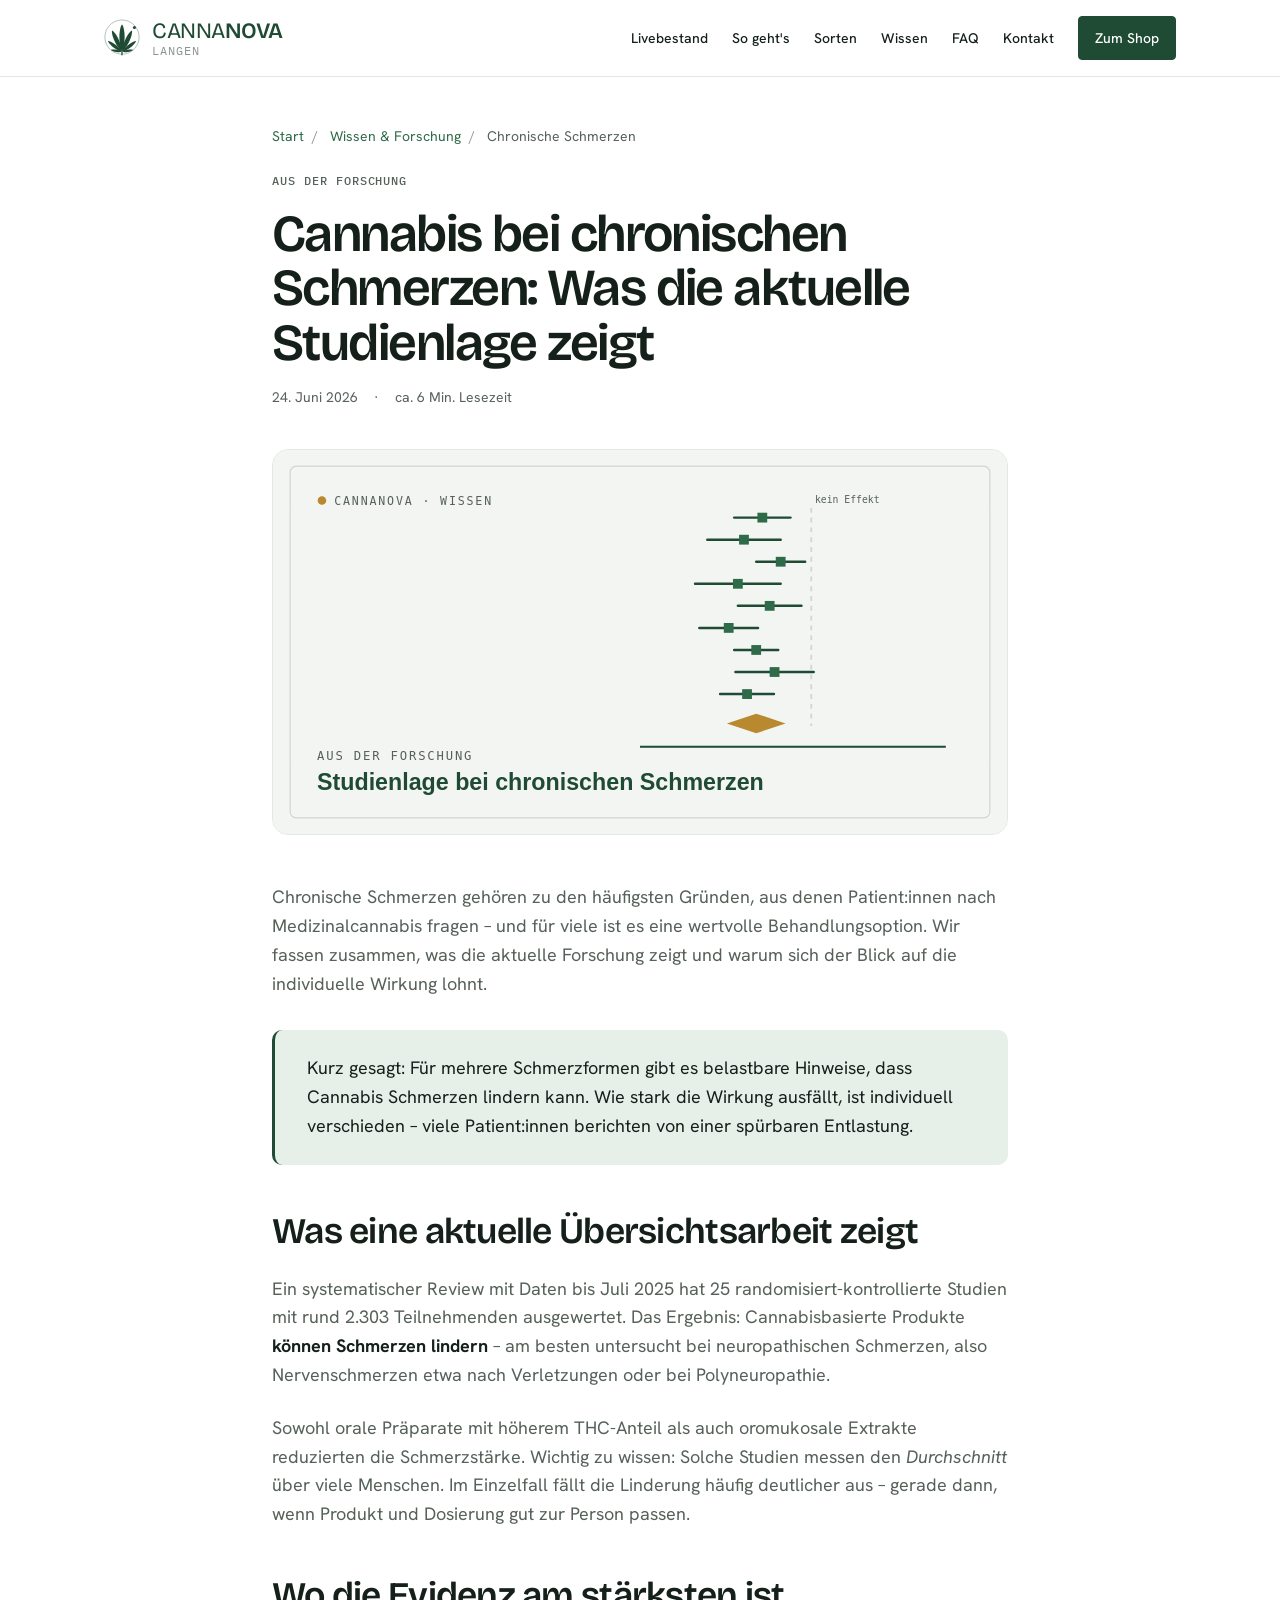
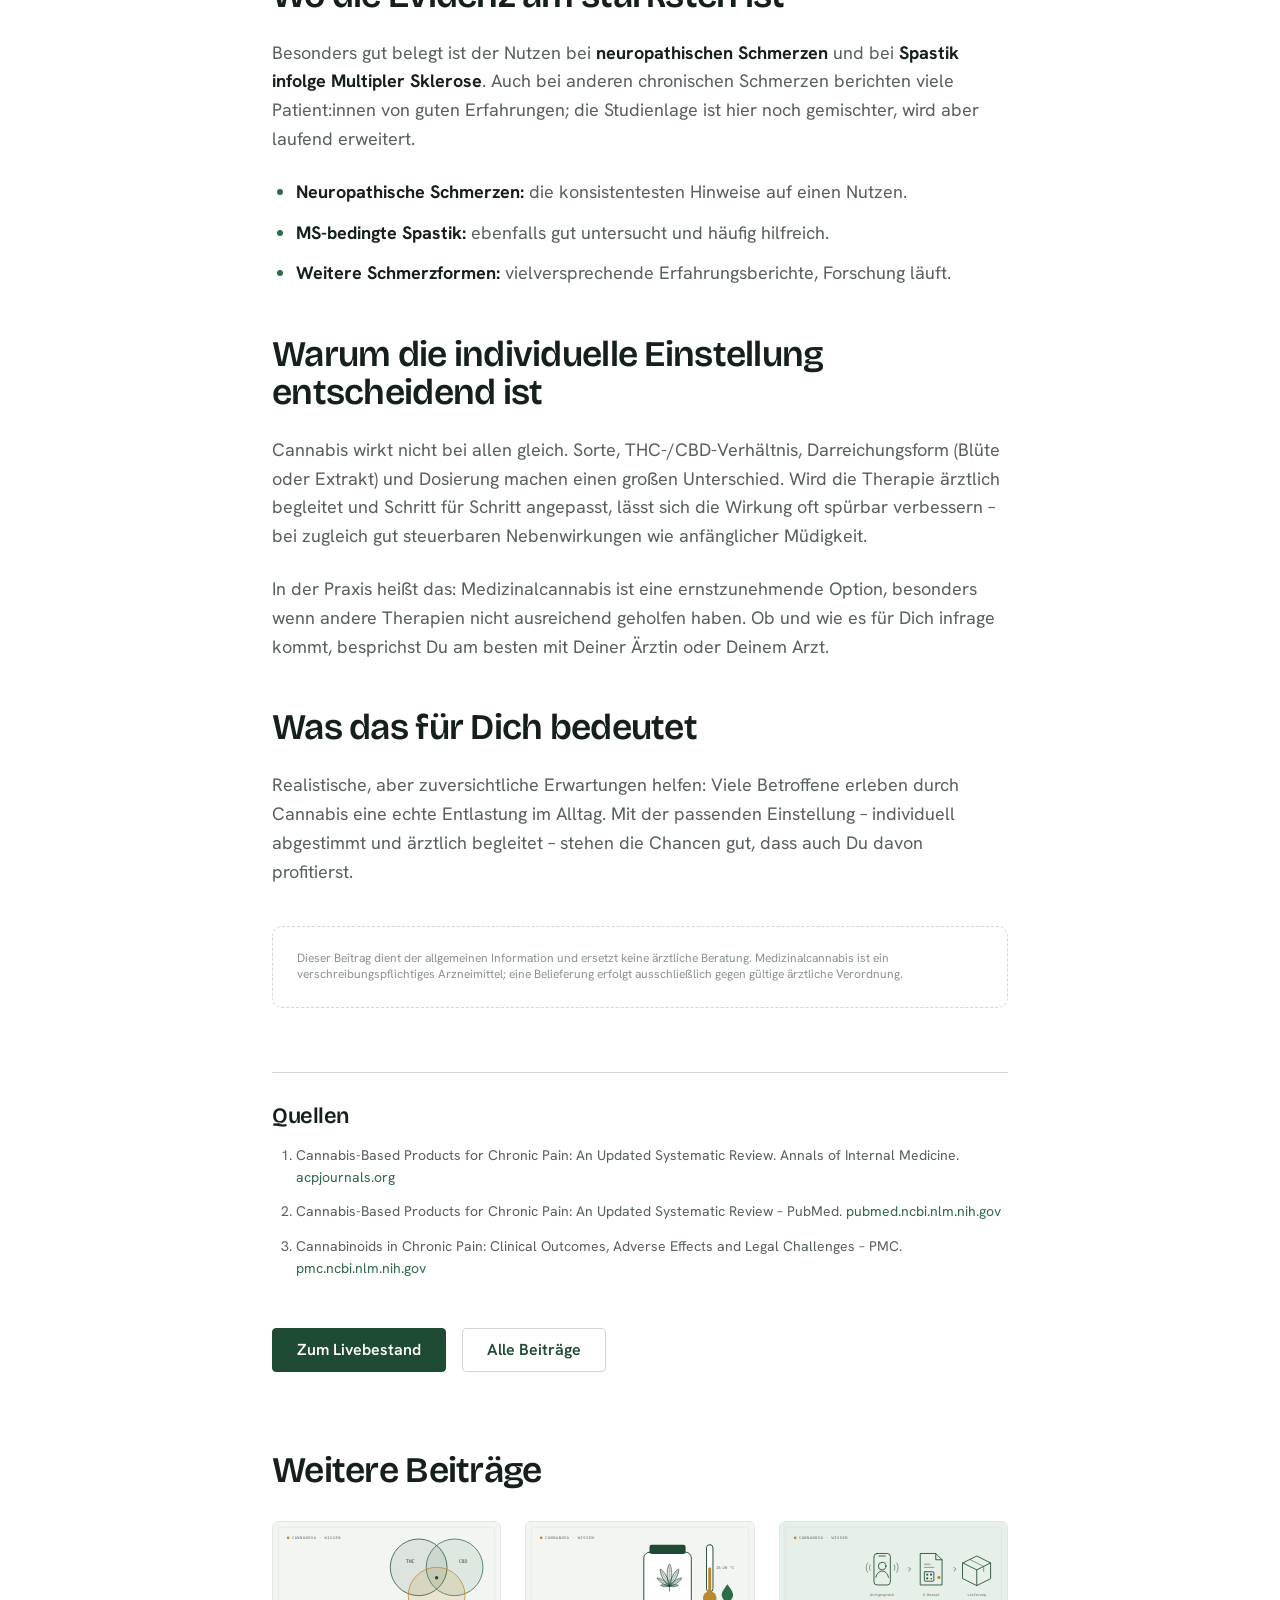
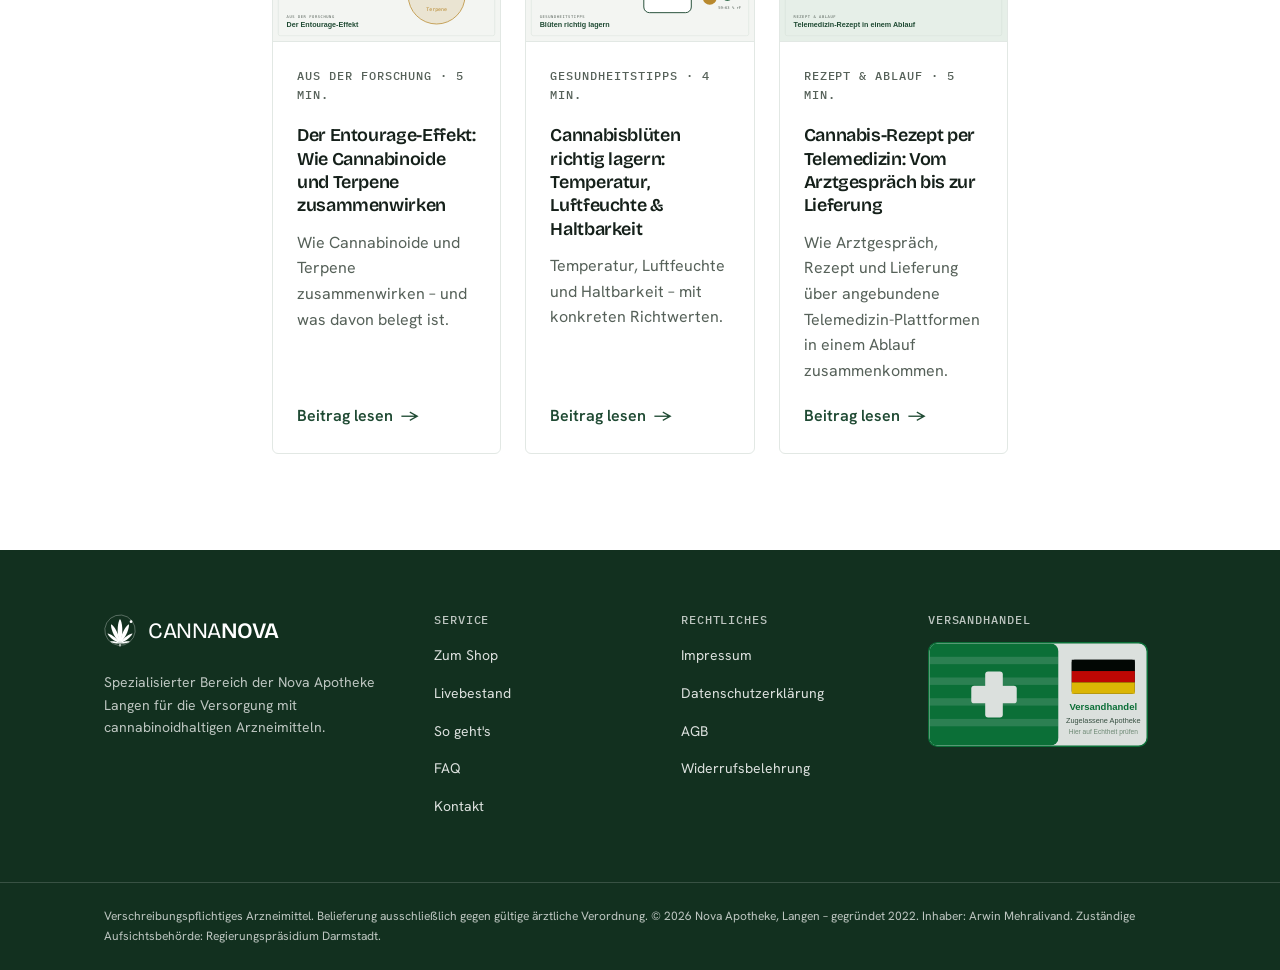
<file: blog/cannabis-chronische-schmerzen-studienlage.html>
<!DOCTYPE html>
<html lang="de-DE">
<head>
  <meta charset="UTF-8">
  <meta name="viewport" content="width=device-width, initial-scale=1, viewport-fit=cover">

  <title>Cannabis bei chronischen Schmerzen: aktuelle Studienlage | CannaNova</title>
  <meta name="description" content="Was sagt die aktuelle Forschung zu Medizinalcannabis bei chronischen Schmerzen? Ein sachlicher Überblick über Evidenz, Wirkstärke und Grenzen – von CannaNova Langen.">
  <meta name="robots" content="index,follow">
  <link rel="canonical" href="https://cannanova-langen.de/blog/cannabis-chronische-schmerzen-studienlage">

  <meta property="og:type" content="article">
  <meta property="og:title" content="Cannabis bei chronischen Schmerzen: Was die Studienlage zeigt">
  <meta property="og:description" content="Ein systematischer Review von 2025 wertete 25 kontrollierte Studien aus. Wir ordnen ein, wie stark die Evidenz wirklich ist.">
  <meta property="og:url" content="https://cannanova-langen.de/blog/cannabis-chronische-schmerzen-studienlage">
  <meta property="og:image" content="https://cannanova-langen.de/assets/blog/schmerzforschung.png">
  <meta property="og:image:width" content="1200">
  <meta property="og:image:height" content="630">
  <meta property="og:locale" content="de_DE">
  <meta property="og:site_name" content="CannaNova">

  <meta name="twitter:card" content="summary_large_image">
  <meta name="twitter:title" content="Cannabis bei chronischen Schmerzen: Was die Studienlage zeigt">
  <meta name="twitter:description" content="Ein sachlicher Überblick über Evidenz, Wirkstärke und Grenzen von Medizinalcannabis bei chronischen Schmerzen.">
  <meta name="twitter:image" content="https://cannanova-langen.de/assets/blog/schmerzforschung.png">

  <link rel="icon" href="/assets/favicon.svg" type="image/svg+xml">
  <link rel="apple-touch-icon" href="/assets/apple-touch-icon.png">
  <meta name="theme-color" content="#1f4a33">

  <link rel="preconnect" href="https://fonts.googleapis.com">
  <link rel="preconnect" href="https://fonts.gstatic.com" crossorigin>
  <link href="https://fonts.googleapis.com/css2?family=Bricolage+Grotesque:opsz,wght@12..96,500;12..96,600;12..96,700&family=Hanken+Grotesk:wght@400;500;600;700&family=IBM+Plex+Mono:wght@400;500&display=swap" rel="stylesheet">

  <link rel="stylesheet" href="/css/tokens.css">
  <link rel="stylesheet" href="/css/components.css">
  <link rel="stylesheet" href="/css/page-blog.css">

  <script type="application/ld+json">
  {
    "@context": "https://schema.org",
    "@type": "BlogPosting",
    "headline": "Cannabis bei chronischen Schmerzen: Was die aktuelle Studienlage zeigt",
    "description": "Ein sachlicher Überblick über Evidenz, Wirkstärke und Grenzen von Medizinalcannabis bei chronischen Schmerzen.",
    "image": "https://cannanova-langen.de/assets/blog/schmerzforschung.png",
    "datePublished": "2026-06-24",
    "dateModified": "2026-06-24",
    "inLanguage": "de-DE",
    "author": { "@type": "Organization", "name": "CannaNova – Nova Apotheke Langen" },
    "publisher": {
      "@type": "Organization",
      "name": "CannaNova",
      "logo": { "@type": "ImageObject", "url": "https://cannanova-langen.de/assets/logo-mark.svg" }
    },
    "mainEntityOfPage": "https://cannanova-langen.de/blog/cannabis-chronische-schmerzen-studienlage"
  }
  </script>
  <script type="application/ld+json">
  {
    "@context": "https://schema.org",
    "@type": "BreadcrumbList",
    "itemListElement": [
      { "@type": "ListItem", "position": 1, "name": "Start", "item": "https://cannanova-langen.de/" },
      { "@type": "ListItem", "position": 2, "name": "Wissen & Forschung", "item": "https://cannanova-langen.de/blog/" },
      { "@type": "ListItem", "position": 3, "name": "Cannabis bei chronischen Schmerzen" }
    ]
  }
  </script>
</head>

<body>
  <!-- Brand mark, defined once and reused via <use>. -->
  <svg width="0" height="0" style="position:absolute" aria-hidden="true" focusable="false">
    <symbol id="cn-mark" viewBox="0 0 200 210"><ellipse cx="100" cy="100" rx="95" ry="95" fill="none" stroke="currentColor" stroke-width="4" opacity="0.42" transform="rotate(-16 100 100)"/><circle cx="169" cy="47" r="8.5" fill="currentColor"/><path d="M0,0 C -25.08,-63.84 -12.54,-139.84 0,-152 C 12.54,-139.84 25.08,-63.84 0,0 Z" transform="translate(100,182)" fill="currentColor"/><path d="M0,0 C -21.57,-54.9 -10.78,-120.26 0,-130.72 C 10.78,-120.26 21.57,-54.9 0,0 Z" transform="translate(100,182) rotate(25)" fill="currentColor"/><path d="M0,0 C -21.57,-54.9 -10.78,-120.26 0,-130.72 C 10.78,-120.26 21.57,-54.9 0,0 Z" transform="translate(100,182) rotate(-25)" fill="currentColor"/><path d="M0,0 C -16.30,-41.5 -8.15,-90.9 0,-98.8 C 8.15,-90.9 16.30,-41.5 0,0 Z" transform="translate(100,182) rotate(52)" fill="currentColor"/><path d="M0,0 C -16.30,-41.5 -8.15,-90.9 0,-98.8 C 8.15,-90.9 16.30,-41.5 0,0 Z" transform="translate(100,182) rotate(-52)" fill="currentColor"/><path d="M0,0 C -10.28,-26.17 -5.14,-57.33 0,-62.32 C 5.14,-57.33 10.28,-26.17 0,0 Z" transform="translate(100,182) rotate(80)" fill="currentColor"/><path d="M0,0 C -10.28,-26.17 -5.14,-57.33 0,-62.32 C 5.14,-57.33 10.28,-26.17 0,0 Z" transform="translate(100,182) rotate(-80)" fill="currentColor"/><rect x="96.5" y="182" width="7" height="20" rx="3.5" fill="currentColor"/></symbol>
  </svg>

  <a class="skip-link" href="#main">Zum Inhalt springen</a>

  <!-- ===================== HEADER ===================== -->
  <header class="site-header">
    <div class="container site-header__inner">
      <a class="brand" href="/" aria-label="CannaNova – Startseite">
        <span class="brand__mark" aria-hidden="true"><svg><use href="#cn-mark"/></svg></span>
        <span class="brand__lockup">
          <span class="brand__name"><span class="brand__name-canna">CANNA</span>NOVA</span>
          <span class="brand__sub">Langen</span>
        </span>
      </a>
      <nav class="site-nav" id="site-nav" aria-label="Hauptnavigation">
        <a href="/#livebestand">Livebestand</a>
        <a href="/#so-gehts">So geht's</a>
        <a href="/#sorten">Sorten</a>
        <a href="/#wissen">Wissen</a>
        <a href="/#faq">FAQ</a>
        <a href="/#kontakt">Kontakt</a>
        <a class="btn btn--primary site-nav__cta" href="https://shop.cannanova-langen.de" target="_blank" rel="noopener">Zum Shop</a>
      </nav>
      <button type="button" class="nav-toggle" id="nav-toggle" aria-expanded="false" aria-controls="site-nav" aria-label="Menü öffnen">
        <span></span><span></span><span></span>
      </button>
    </div>
  </header>

  <main id="main">
    <article class="section article">
      <div class="container">
        <div class="article__inner">
          <nav class="breadcrumb" aria-label="Brotkrumennavigation">
            <a href="/">Start</a><span aria-hidden="true">/</span>
            <a href="/blog/">Wissen &amp; Forschung</a><span aria-hidden="true">/</span>
            Chronische Schmerzen
          </nav>

          <p class="step__label">Aus der Forschung</p>
          <h1>Cannabis bei chronischen Schmerzen: Was die aktuelle Studienlage zeigt</h1>
          <div class="article__meta">
            <span>24. Juni 2026</span>
            <span aria-hidden="true">·</span>
            <span>ca. 6 Min. Lesezeit</span>
          </div>

          <figure class="article__cover">
            <img src="/assets/blog/schmerzforschung.svg" alt="Stilisierte Studienkurve zur Schmerzlinderung durch Medizinalcannabis" width="1200" height="630">
          </figure>

          <div class="prose">
            <p>Chronische Schmerzen gehören zu den häufigsten Gründen, aus denen Patient:innen nach Medizinalcannabis fragen – und für viele ist es eine wertvolle Behandlungsoption. Wir fassen zusammen, was die aktuelle Forschung zeigt und warum sich der Blick auf die individuelle Wirkung lohnt.</p>

            <blockquote>Kurz gesagt: Für mehrere Schmerzformen gibt es belastbare Hinweise, dass Cannabis Schmerzen lindern kann. Wie stark die Wirkung ausfällt, ist individuell verschieden – viele Patient:innen berichten von einer spürbaren Entlastung.</blockquote>

            <h2>Was eine aktuelle Übersichtsarbeit zeigt</h2>
            <p>Ein systematischer Review mit Daten bis Juli 2025 hat 25 randomisiert-kontrollierte Studien mit rund 2.303 Teilnehmenden ausgewertet. Das Ergebnis: Cannabisbasierte Produkte <strong>können Schmerzen lindern</strong> – am besten untersucht bei neuropathischen Schmerzen, also Nervenschmerzen etwa nach Verletzungen oder bei Polyneuropathie.</p>
            <p>Sowohl orale Präparate mit höherem THC-Anteil als auch oromukosale Extrakte reduzierten die Schmerzstärke. Wichtig zu wissen: Solche Studien messen den <em>Durchschnitt</em> über viele Menschen. Im Einzelfall fällt die Linderung häufig deutlicher aus – gerade dann, wenn Produkt und Dosierung gut zur Person passen.</p>

            <h2>Wo die Evidenz am stärksten ist</h2>
            <p>Besonders gut belegt ist der Nutzen bei <strong>neuropathischen Schmerzen</strong> und bei <strong>Spastik infolge Multipler Sklerose</strong>. Auch bei anderen chronischen Schmerzen berichten viele Patient:innen von guten Erfahrungen; die Studienlage ist hier noch gemischter, wird aber laufend erweitert.</p>
            <ul>
              <li><strong>Neuropathische Schmerzen:</strong> die konsistentesten Hinweise auf einen Nutzen.</li>
              <li><strong>MS-bedingte Spastik:</strong> ebenfalls gut untersucht und häufig hilfreich.</li>
              <li><strong>Weitere Schmerzformen:</strong> vielversprechende Erfahrungsberichte, Forschung läuft.</li>
            </ul>

            <h2>Warum die individuelle Einstellung entscheidend ist</h2>
            <p>Cannabis wirkt nicht bei allen gleich. Sorte, THC-/CBD-Verhältnis, Darreichungsform (Blüte oder Extrakt) und Dosierung machen einen großen Unterschied. Wird die Therapie ärztlich begleitet und Schritt für Schritt angepasst, lässt sich die Wirkung oft spürbar verbessern – bei zugleich gut steuerbaren Nebenwirkungen wie anfänglicher Müdigkeit.</p>
            <p>In der Praxis heißt das: Medizinalcannabis ist eine ernstzunehmende Option, besonders wenn andere Therapien nicht ausreichend geholfen haben. Ob und wie es für Dich infrage kommt, besprichst Du am besten mit Deiner Ärztin oder Deinem Arzt.</p>

            <h2>Was das für Dich bedeutet</h2>
            <p>Realistische, aber zuversichtliche Erwartungen helfen: Viele Betroffene erleben durch Cannabis eine echte Entlastung im Alltag. Mit der passenden Einstellung – individuell abgestimmt und ärztlich begleitet – stehen die Chancen gut, dass auch Du davon profitierst.</p>
          </div>

          <div class="article__disclaimer">
            <p class="fine-print">Dieser Beitrag dient der allgemeinen Information und ersetzt keine ärztliche Beratung. Medizinalcannabis ist ein verschreibungspflichtiges Arzneimittel; eine Belieferung erfolgt ausschließlich gegen gültige ärztliche Verordnung.</p>
          </div>

          <div class="article__sources">
            <h2>Quellen</h2>
            <ol>
              <li>Cannabis-Based Products for Chronic Pain: An Updated Systematic Review. Annals of Internal Medicine. <a href="https://www.acpjournals.org/doi/10.7326/ANNALS-25-03152" target="_blank" rel="noopener">acpjournals.org</a></li>
              <li>Cannabis-Based Products for Chronic Pain: An Updated Systematic Review – PubMed. <a href="https://pubmed.ncbi.nlm.nih.gov/41429020/" target="_blank" rel="noopener">pubmed.ncbi.nlm.nih.gov</a></li>
              <li>Cannabinoids in Chronic Pain: Clinical Outcomes, Adverse Effects and Legal Challenges – PMC. <a href="https://pmc.ncbi.nlm.nih.gov/articles/PMC12472909/" target="_blank" rel="noopener">pmc.ncbi.nlm.nih.gov</a></li>
            </ol>
          </div>

          <div class="article__cta">
            <a class="btn btn--primary" href="/#livebestand">Zum Livebestand</a>
            <a class="btn btn--secondary" href="/blog/">Alle Beiträge</a>
          </div>

          <section class="related" aria-labelledby="related-title">
            <h2 id="related-title">Weitere Beiträge</h2>
            <div class="grid grid--3">
            <article class="card post-card">
              <a class="post-card__media" href="/blog/entourage-effekt-terpene-cannabinoide" aria-hidden="true" tabindex="-1">
                <img src="/assets/blog/entourage-effekt.svg" alt="" width="1200" height="630" loading="lazy">
              </a>
              <div class="post-card__body">
                <p class="step__label">Aus der Forschung · 5 Min.</p>
                <h3 class="post-card__title"><a class="post-card__link" href="/blog/entourage-effekt-terpene-cannabinoide">Der Entourage-Effekt: Wie Cannabinoide und Terpene zusammenwirken</a></h3>
                <p class="post-card__excerpt">Wie Cannabinoide und Terpene zusammenwirken – und was davon belegt ist.</p>
                <a class="link-arrow" href="/blog/entourage-effekt-terpene-cannabinoide">Beitrag lesen</a>
              </div>
            </article>
            <article class="card post-card">
              <a class="post-card__media" href="/blog/cannabisblueten-richtig-lagern" aria-hidden="true" tabindex="-1">
                <img src="/assets/blog/lagerung.svg" alt="" width="1200" height="630" loading="lazy">
              </a>
              <div class="post-card__body">
                <p class="step__label">Gesundheitstipps · 4 Min.</p>
                <h3 class="post-card__title"><a class="post-card__link" href="/blog/cannabisblueten-richtig-lagern">Cannabisblüten richtig lagern: Temperatur, Luftfeuchte &amp; Haltbarkeit</a></h3>
                <p class="post-card__excerpt">Temperatur, Luftfeuchte und Haltbarkeit – mit konkreten Richtwerten.</p>
                <a class="link-arrow" href="/blog/cannabisblueten-richtig-lagern">Beitrag lesen</a>
              </div>
            </article>
            <article class="card post-card">
              <a class="post-card__media" href="/blog/cannabis-rezept-telemedizin" aria-hidden="true" tabindex="-1">
                <img src="/assets/blog/telemedizin.svg" alt="" width="1200" height="630" loading="lazy">
              </a>
              <div class="post-card__body">
                <p class="step__label">Rezept &amp; Ablauf · 5 Min.</p>
                <h3 class="post-card__title"><a class="post-card__link" href="/blog/cannabis-rezept-telemedizin">Cannabis-Rezept per Telemedizin: Vom Arztgespräch bis zur Lieferung</a></h3>
                <p class="post-card__excerpt">Wie Arztgespräch, Rezept und Lieferung über angebundene Telemedizin-Plattformen in einem Ablauf zusammenkommen.</p>
                <a class="link-arrow" href="/blog/cannabis-rezept-telemedizin">Beitrag lesen</a>
              </div>
            </article>
            </div>
          </section>
        </div>
      </div>
    </article>
  </main>

  <!-- ===================== FOOTER ===================== -->
  <footer class="site-footer">
    <div class="container site-footer__grid">
      <div class="site-footer__col">
        <span class="brand brand--footer">
          <span class="brand__mark" aria-hidden="true"><svg><use href="#cn-mark"/></svg></span>
          <span class="brand__name"><span class="brand__name-canna">CANNA</span>NOVA</span>
        </span>
        <p class="site-footer__about">
          Spezialisierter Bereich der Nova Apotheke Langen für die Versorgung
          mit cannabinoidhaltigen Arzneimitteln.
        </p>
      </div>
      <div class="site-footer__col">
        <h4>Service</h4>
        <ul>
          <li><a href="https://shop.cannanova-langen.de" target="_blank" rel="noopener">Zum Shop</a></li>
          <li><a href="/#livebestand">Livebestand</a></li>
          <li><a href="/#so-gehts">So geht's</a></li>
          <li><a href="/#faq">FAQ</a></li>
          <li><a href="/#kontakt">Kontakt</a></li>
        </ul>
      </div>
      <div class="site-footer__col">
        <h4>Rechtliches</h4>
        <ul>
          <li><a href="https://shop.cannanova-langen.de/imprint">Impressum</a></li>
          <li><a href="https://shop.cannanova-langen.de/privacy-policy">Datenschutzerklärung</a></li>
          <li><a href="https://shop.cannanova-langen.de/terms-and-conditions">AGB</a></li>
          <li><a href="https://shop.cannanova-langen.de/revocation-policy">Widerrufsbelehrung</a></li>
        </ul>
      </div>
      <div class="site-footer__col">
        <h4>Versandhandel</h4>
        <a class="footer-eu-logo" href="https://versandhandel.dimdi.de/websearch/servlet/Gate?accessid=dimdi_var&amp;term=fba00b594ee5b1232fe0a29856563b41" target="_blank" rel="noopener" aria-label="Eintrag der Nova Apotheke im EU-Versandhandelsregister prüfen">
          <img src="/assets/eu-versandhandel-logo.svg" alt="Gemeinsames EU-Versandhandelslogo – Nova Apotheke im Versandhandelsregister prüfen" width="300" height="142" loading="lazy">
        </a>
      </div>
    </div>
    <div class="site-footer__legal">
      <div class="container">
        Verschreibungspflichtiges Arzneimittel. Belieferung ausschließlich gegen
        gültige ärztliche Verordnung. © 2026 Nova Apotheke, Langen – gegründet 2022.
        Inhaber: Arwin Mehralivand. Zuständige Aufsichtsbehörde:
        Regierungspräsidium Darmstadt.
      </div>
    </div>
  </footer>

  <script src="/js/nav-toggle.js" defer></script>
</body>
</html>
</file>
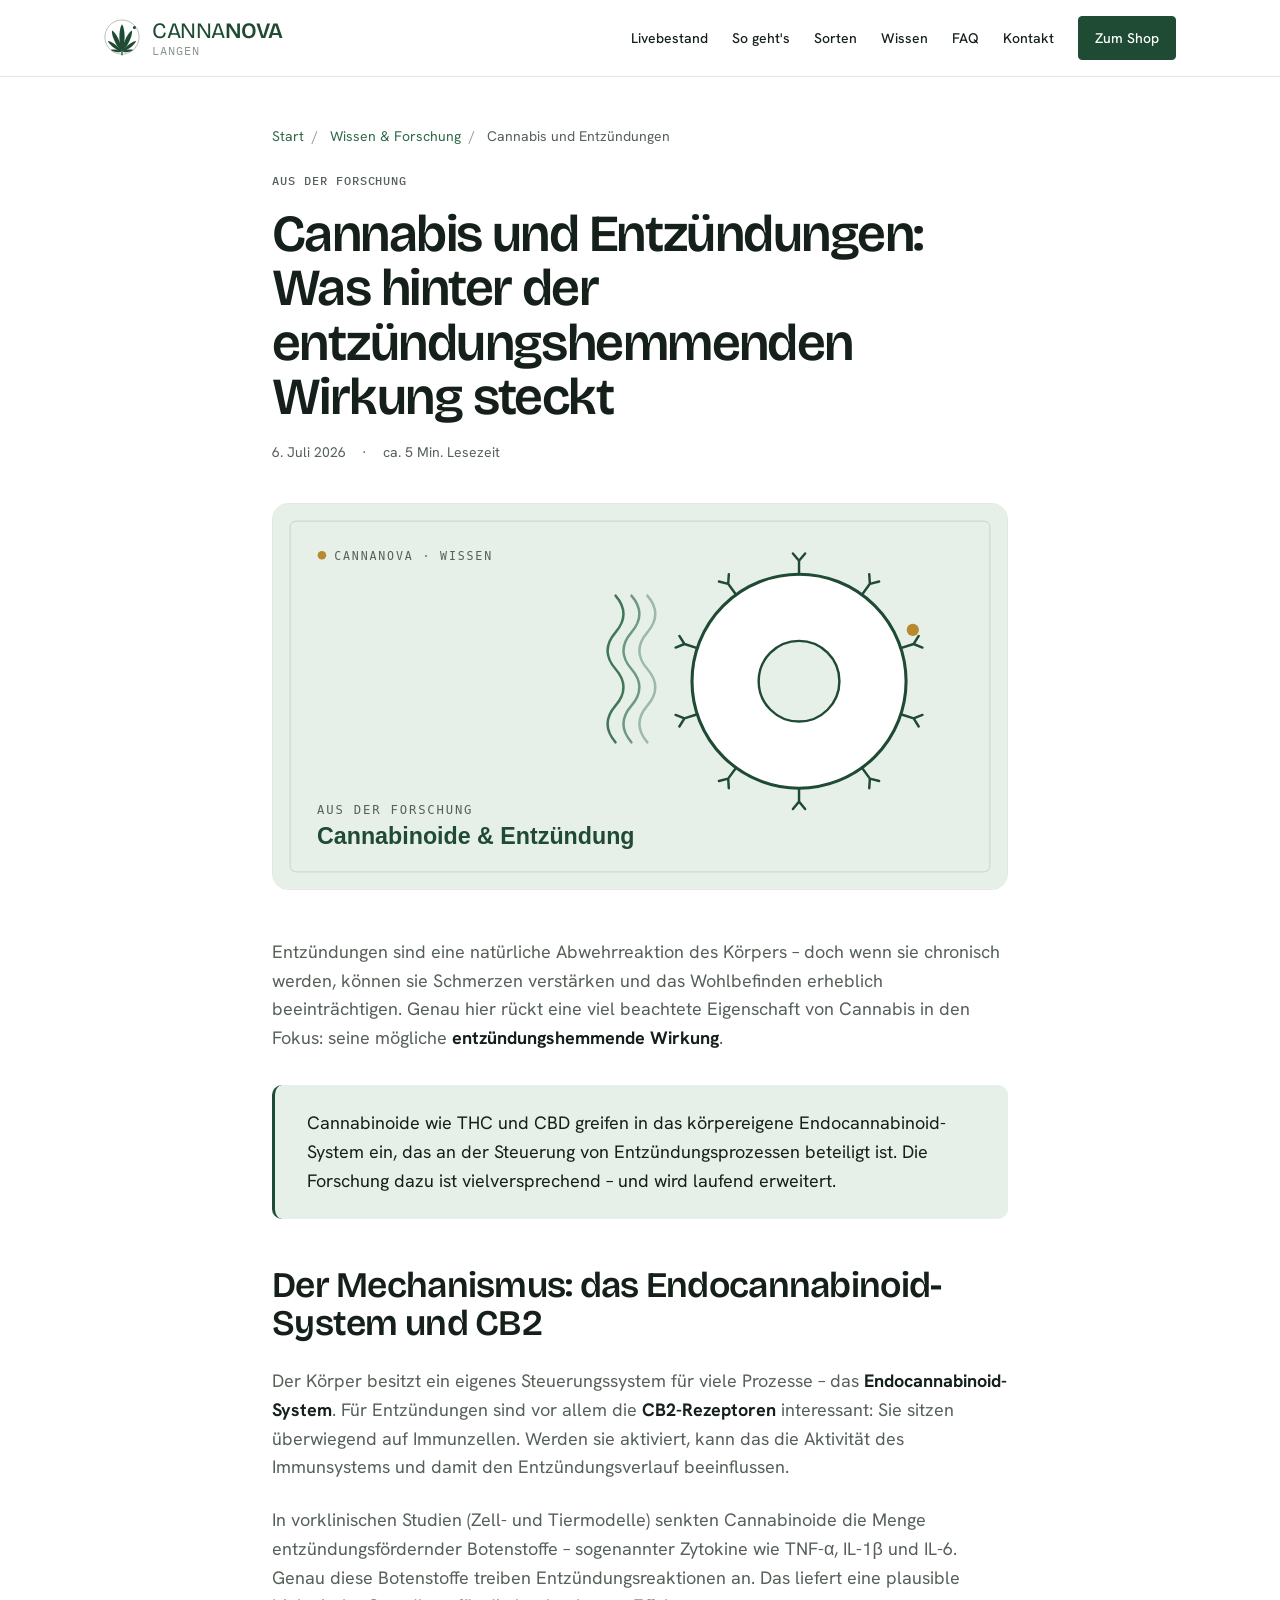
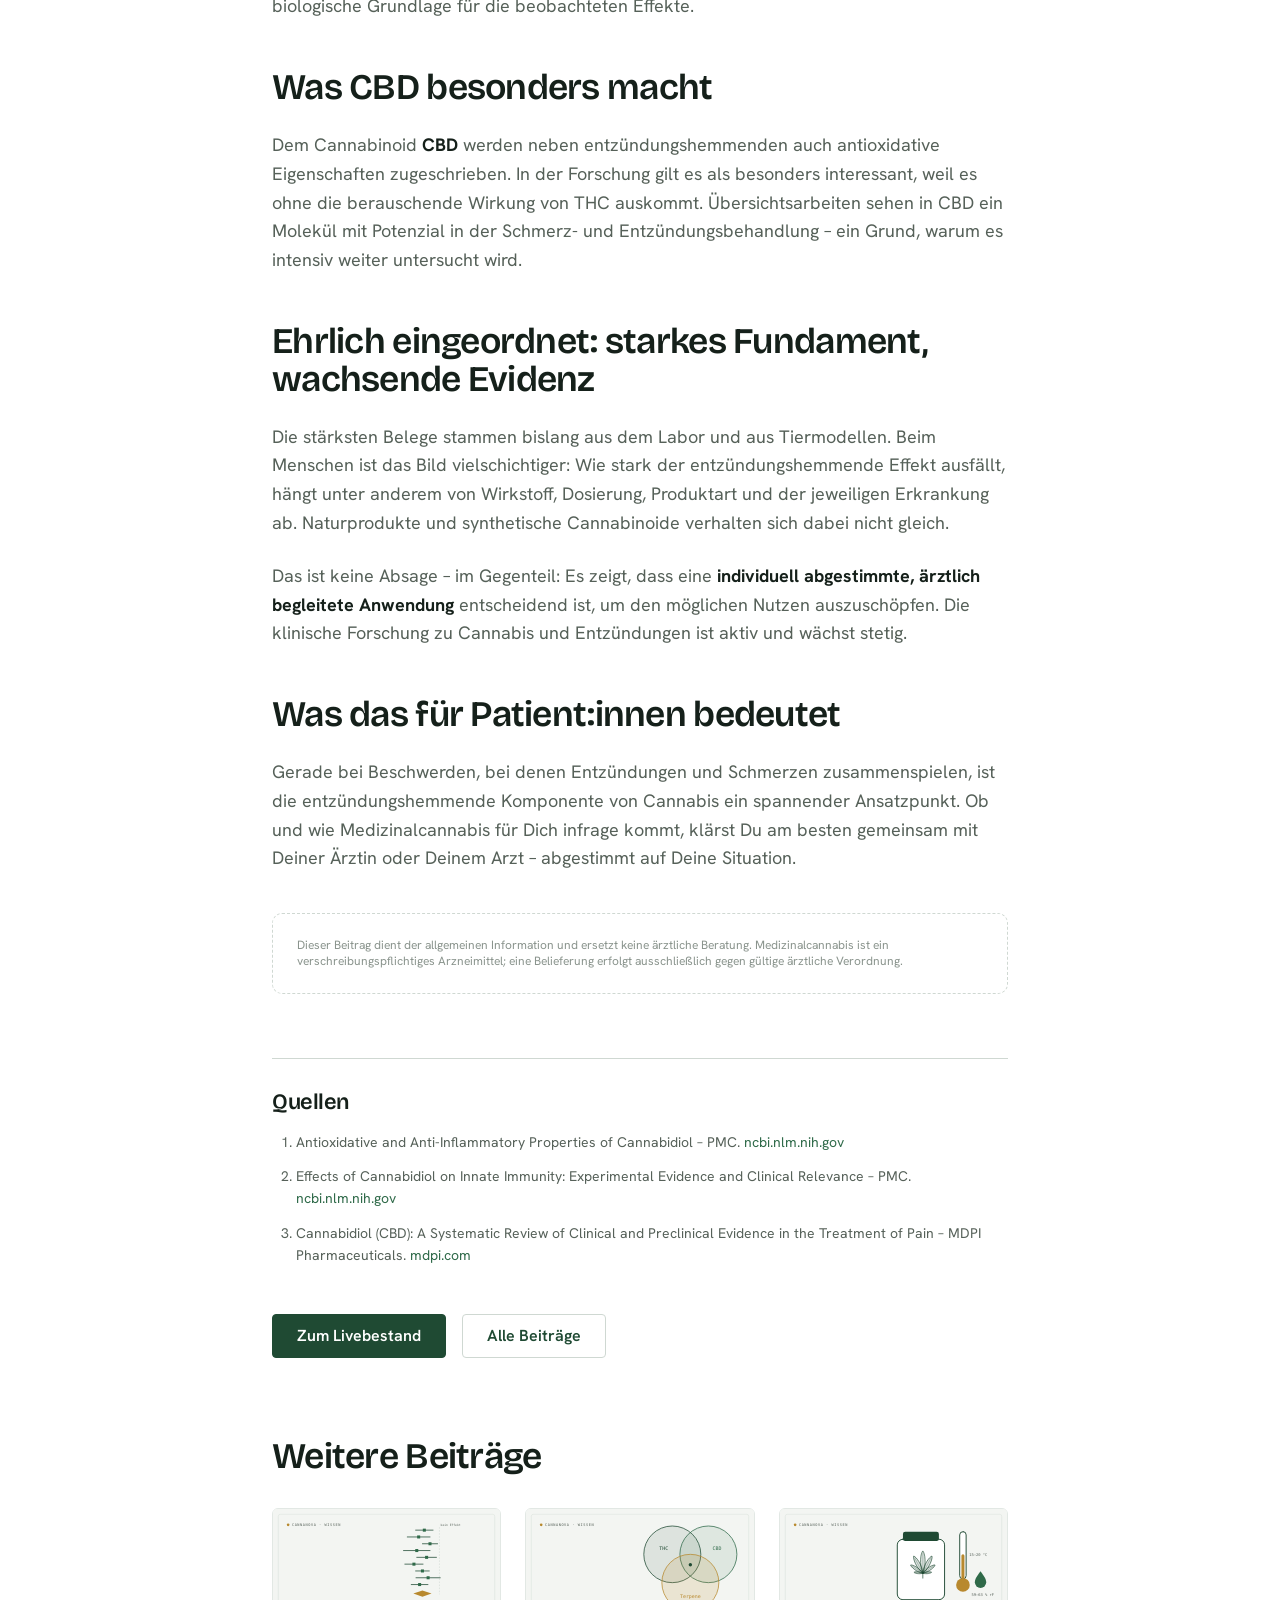
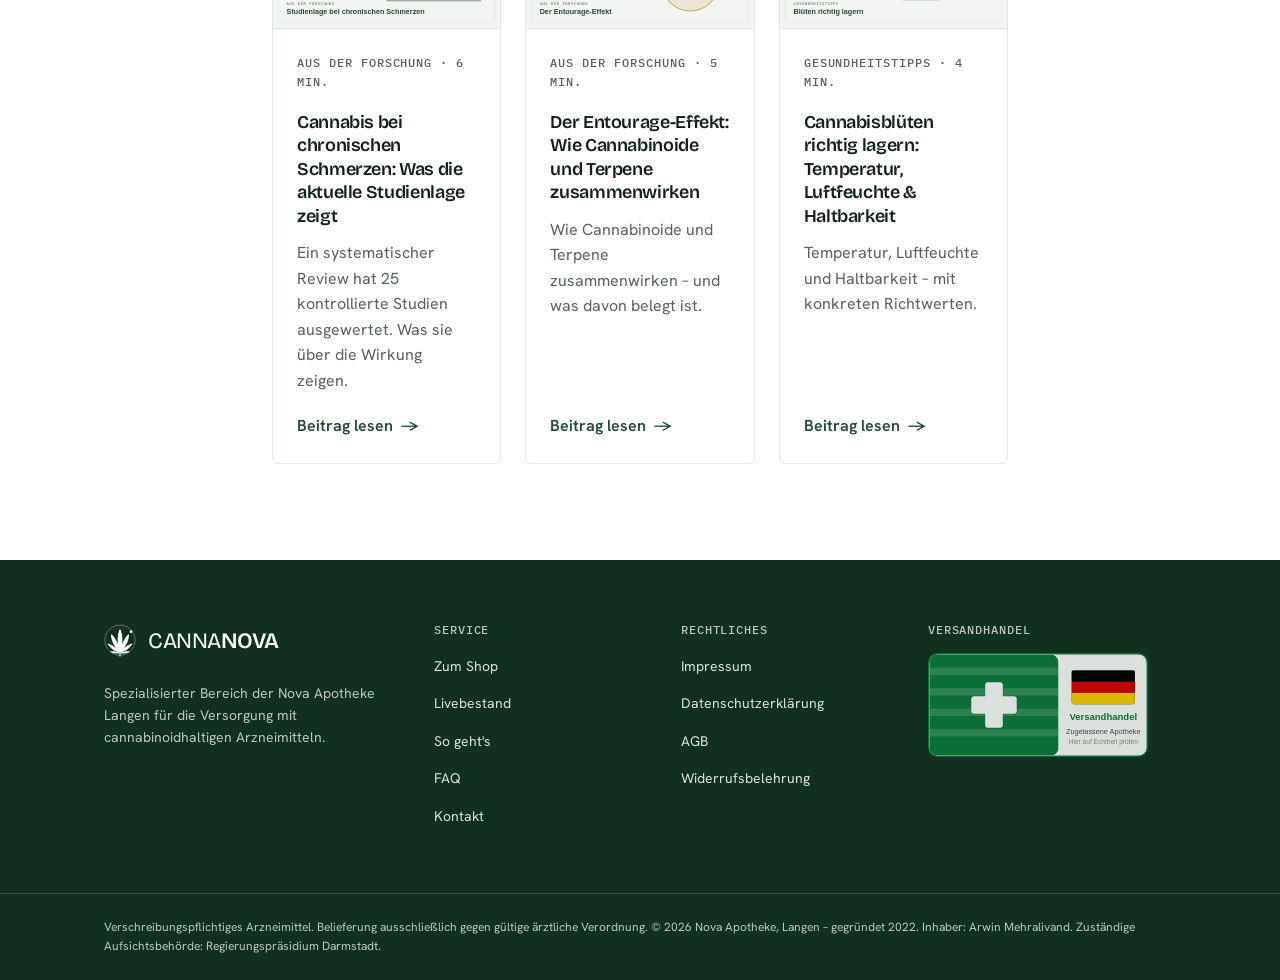
<file: blog/cannabis-entzuendungshemmende-wirkung.html>
<!DOCTYPE html>
<html lang="de-DE">
<head>
  <meta charset="UTF-8">
  <meta name="viewport" content="width=device-width, initial-scale=1, viewport-fit=cover">

  <title>Cannabis & Entzündungen: die entzündungshemmende Wirkung | CannaNova</title>
  <meta name="description" content="Wie wirken Cannabinoide wie THC und CBD auf Entzündungen? Mechanismus über CB2-Rezeptoren, aktuelle Evidenz und was das für Patient:innen bedeutet – von CannaNova Langen.">
  <meta name="robots" content="index,follow">
  <link rel="canonical" href="https://cannanova-langen.de/blog/cannabis-entzuendungshemmende-wirkung">

  <meta property="og:type" content="article">
  <meta property="og:title" content="Cannabis & Entzündungen: die entzündungshemmende Wirkung">
  <meta property="og:description" content="Mechanismus über CB2-Rezeptoren, aktuelle Evidenz und was das für Patient:innen bedeutet.">
  <meta property="og:url" content="https://cannanova-langen.de/blog/cannabis-entzuendungshemmende-wirkung">
  <meta property="og:image" content="https://cannanova-langen.de/assets/blog/entzuendung.png">
  <meta property="og:image:width" content="1200">
  <meta property="og:image:height" content="630">
  <meta property="og:locale" content="de_DE">
  <meta property="og:site_name" content="CannaNova">

  <meta name="twitter:card" content="summary_large_image">
  <meta name="twitter:title" content="Cannabis & Entzündungen: die entzündungshemmende Wirkung">
  <meta name="twitter:description" content="Mechanismus über CB2-Rezeptoren, aktuelle Evidenz und was das für Patient:innen bedeutet.">
  <meta name="twitter:image" content="https://cannanova-langen.de/assets/blog/entzuendung.png">

  <link rel="icon" href="/assets/favicon.svg" type="image/svg+xml">
  <link rel="apple-touch-icon" href="/assets/apple-touch-icon.png">
  <meta name="theme-color" content="#1f4a33">

  <link rel="preconnect" href="https://fonts.googleapis.com">
  <link rel="preconnect" href="https://fonts.gstatic.com" crossorigin>
  <link href="https://fonts.googleapis.com/css2?family=Bricolage+Grotesque:opsz,wght@12..96,500;12..96,600;12..96,700&family=Hanken+Grotesk:wght@400;500;600;700&family=IBM+Plex+Mono:wght@400;500&display=swap" rel="stylesheet">

  <link rel="stylesheet" href="/css/tokens.css">
  <link rel="stylesheet" href="/css/components.css">
  <link rel="stylesheet" href="/css/page-blog.css">

  <script type="application/ld+json">
  {
    "@context": "https://schema.org",
    "@type": "BlogPosting",
    "headline": "Cannabis und Entzündungen: Was hinter der entzündungshemmenden Wirkung steckt",
    "description": "Mechanismus über CB2-Rezeptoren, aktuelle Evidenz und was das für Patient:innen bedeutet.",
    "image": "https://cannanova-langen.de/assets/blog/entzuendung.png",
    "datePublished": "2026-07-06",
    "dateModified": "2026-07-06",
    "inLanguage": "de-DE",
    "author": { "@type": "Organization", "name": "CannaNova – Nova Apotheke Langen" },
    "publisher": {
      "@type": "Organization",
      "name": "CannaNova",
      "logo": { "@type": "ImageObject", "url": "https://cannanova-langen.de/assets/logo-mark.svg" }
    },
    "mainEntityOfPage": "https://cannanova-langen.de/blog/cannabis-entzuendungshemmende-wirkung"
  }
  </script>
  <script type="application/ld+json">
  {
    "@context": "https://schema.org",
    "@type": "BreadcrumbList",
    "itemListElement": [
      { "@type": "ListItem", "position": 1, "name": "Start", "item": "https://cannanova-langen.de/" },
      { "@type": "ListItem", "position": 2, "name": "Wissen & Forschung", "item": "https://cannanova-langen.de/blog/" },
      { "@type": "ListItem", "position": 3, "name": "Cannabis und Entzündungen" }
    ]
  }
  </script>
</head>

<body>
  <!-- Brand mark, defined once and reused via <use>. -->
  <svg width="0" height="0" style="position:absolute" aria-hidden="true" focusable="false">
    <symbol id="cn-mark" viewBox="0 0 200 210"><ellipse cx="100" cy="100" rx="95" ry="95" fill="none" stroke="currentColor" stroke-width="4" opacity="0.42" transform="rotate(-16 100 100)"/><circle cx="169" cy="47" r="8.5" fill="currentColor"/><path d="M0,0 C -25.08,-63.84 -12.54,-139.84 0,-152 C 12.54,-139.84 25.08,-63.84 0,0 Z" transform="translate(100,182)" fill="currentColor"/><path d="M0,0 C -21.57,-54.9 -10.78,-120.26 0,-130.72 C 10.78,-120.26 21.57,-54.9 0,0 Z" transform="translate(100,182) rotate(25)" fill="currentColor"/><path d="M0,0 C -21.57,-54.9 -10.78,-120.26 0,-130.72 C 10.78,-120.26 21.57,-54.9 0,0 Z" transform="translate(100,182) rotate(-25)" fill="currentColor"/><path d="M0,0 C -16.30,-41.5 -8.15,-90.9 0,-98.8 C 8.15,-90.9 16.30,-41.5 0,0 Z" transform="translate(100,182) rotate(52)" fill="currentColor"/><path d="M0,0 C -16.30,-41.5 -8.15,-90.9 0,-98.8 C 8.15,-90.9 16.30,-41.5 0,0 Z" transform="translate(100,182) rotate(-52)" fill="currentColor"/><path d="M0,0 C -10.28,-26.17 -5.14,-57.33 0,-62.32 C 5.14,-57.33 10.28,-26.17 0,0 Z" transform="translate(100,182) rotate(80)" fill="currentColor"/><path d="M0,0 C -10.28,-26.17 -5.14,-57.33 0,-62.32 C 5.14,-57.33 10.28,-26.17 0,0 Z" transform="translate(100,182) rotate(-80)" fill="currentColor"/><rect x="96.5" y="182" width="7" height="20" rx="3.5" fill="currentColor"/></symbol>
  </svg>

  <a class="skip-link" href="#main">Zum Inhalt springen</a>

  <!-- ===================== HEADER ===================== -->
  <header class="site-header">
    <div class="container site-header__inner">
      <a class="brand" href="/" aria-label="CannaNova – Startseite">
        <span class="brand__mark" aria-hidden="true"><svg><use href="#cn-mark"/></svg></span>
        <span class="brand__lockup">
          <span class="brand__name"><span class="brand__name-canna">CANNA</span>NOVA</span>
          <span class="brand__sub">Langen</span>
        </span>
      </a>
      <nav class="site-nav" id="site-nav" aria-label="Hauptnavigation">
        <a href="/#livebestand">Livebestand</a>
        <a href="/#so-gehts">So geht's</a>
        <a href="/#sorten">Sorten</a>
        <a href="/#wissen">Wissen</a>
        <a href="/#faq">FAQ</a>
        <a href="/#kontakt">Kontakt</a>
        <a class="btn btn--primary site-nav__cta" href="https://shop.cannanova-langen.de" target="_blank" rel="noopener">Zum Shop</a>
      </nav>
      <button type="button" class="nav-toggle" id="nav-toggle" aria-expanded="false" aria-controls="site-nav" aria-label="Menü öffnen">
        <span></span><span></span><span></span>
      </button>
    </div>
  </header>

  <main id="main">
    <article class="section article">
      <div class="container">
        <div class="article__inner">
          <nav class="breadcrumb" aria-label="Brotkrumennavigation">
            <a href="/">Start</a><span aria-hidden="true">/</span>
            <a href="/blog/">Wissen &amp; Forschung</a><span aria-hidden="true">/</span>
            Cannabis und Entzündungen
          </nav>

          <p class="step__label">Aus der Forschung</p>
          <h1>Cannabis und Entzündungen: Was hinter der entzündungshemmenden Wirkung steckt</h1>
          <div class="article__meta">
            <span>6. Juli 2026</span>
            <span aria-hidden="true">·</span>
            <span>ca. 5 Min. Lesezeit</span>
          </div>

          <figure class="article__cover">
            <img src="/assets/blog/entzuendung.svg" alt="Immunzelle mit CB2-Rezeptoren und beruhigenden Wellen als Sinnbild für die entzündungshemmende Wirkung von Cannabinoiden" width="1200" height="630">
          </figure>

          <div class="prose">
            <p>Entzündungen sind eine natürliche Abwehrreaktion des Körpers – doch wenn sie chronisch werden, können sie Schmerzen verstärken und das Wohlbefinden erheblich beeinträchtigen. Genau hier rückt eine viel beachtete Eigenschaft von Cannabis in den Fokus: seine mögliche <strong>entzündungshemmende Wirkung</strong>.</p>

            <blockquote>Cannabinoide wie THC und CBD greifen in das körpereigene Endocannabinoid-System ein, das an der Steuerung von Entzündungsprozessen beteiligt ist. Die Forschung dazu ist vielversprechend – und wird laufend erweitert.</blockquote>

            <h2>Der Mechanismus: das Endocannabinoid-System und CB2</h2>
            <p>Der Körper besitzt ein eigenes Steuerungssystem für viele Prozesse – das <strong>Endocannabinoid-System</strong>. Für Entzündungen sind vor allem die <strong>CB2-Rezeptoren</strong> interessant: Sie sitzen überwiegend auf Immunzellen. Werden sie aktiviert, kann das die Aktivität des Immunsystems und damit den Entzündungsverlauf beeinflussen.</p>
            <p>In vorklinischen Studien (Zell- und Tiermodelle) senkten Cannabinoide die Menge entzündungsfördernder Botenstoffe – sogenannter Zytokine wie TNF-α, IL-1β und IL-6. Genau diese Botenstoffe treiben Entzündungsreaktionen an. Das liefert eine plausible biologische Grundlage für die beobachteten Effekte.</p>

            <h2>Was CBD besonders macht</h2>
            <p>Dem Cannabinoid <strong>CBD</strong> werden neben entzündungshemmenden auch antioxidative Eigenschaften zugeschrieben. In der Forschung gilt es als besonders interessant, weil es ohne die berauschende Wirkung von THC auskommt. Übersichtsarbeiten sehen in CBD ein Molekül mit Potenzial in der Schmerz- und Entzündungsbehandlung – ein Grund, warum es intensiv weiter untersucht wird.</p>

            <h2>Ehrlich eingeordnet: starkes Fundament, wachsende Evidenz</h2>
            <p>Die stärksten Belege stammen bislang aus dem Labor und aus Tiermodellen. Beim Menschen ist das Bild vielschichtiger: Wie stark der entzündungshemmende Effekt ausfällt, hängt unter anderem von Wirkstoff, Dosierung, Produktart und der jeweiligen Erkrankung ab. Naturprodukte und synthetische Cannabinoide verhalten sich dabei nicht gleich.</p>
            <p>Das ist keine Absage – im Gegenteil: Es zeigt, dass eine <strong>individuell abgestimmte, ärztlich begleitete Anwendung</strong> entscheidend ist, um den möglichen Nutzen auszuschöpfen. Die klinische Forschung zu Cannabis und Entzündungen ist aktiv und wächst stetig.</p>

            <h2>Was das für Patient:innen bedeutet</h2>
            <p>Gerade bei Beschwerden, bei denen Entzündungen und Schmerzen zusammenspielen, ist die entzündungshemmende Komponente von Cannabis ein spannender Ansatzpunkt. Ob und wie Medizinalcannabis für Dich infrage kommt, klärst Du am besten gemeinsam mit Deiner Ärztin oder Deinem Arzt – abgestimmt auf Deine Situation.</p>
          </div>

          <div class="article__disclaimer">
            <p class="fine-print">Dieser Beitrag dient der allgemeinen Information und ersetzt keine ärztliche Beratung. Medizinalcannabis ist ein verschreibungspflichtiges Arzneimittel; eine Belieferung erfolgt ausschließlich gegen gültige ärztliche Verordnung.</p>
          </div>

          <div class="article__sources">
            <h2>Quellen</h2>
            <ol>
              <li>Antioxidative and Anti-Inflammatory Properties of Cannabidiol – PMC. <a href="https://www.ncbi.nlm.nih.gov/pmc/articles/PMC7023045/" target="_blank" rel="noopener">ncbi.nlm.nih.gov</a></li>
              <li>Effects of Cannabidiol on Innate Immunity: Experimental Evidence and Clinical Relevance – PMC. <a href="https://www.ncbi.nlm.nih.gov/pmc/articles/PMC9964491/" target="_blank" rel="noopener">ncbi.nlm.nih.gov</a></li>
              <li>Cannabidiol (CBD): A Systematic Review of Clinical and Preclinical Evidence in the Treatment of Pain – MDPI Pharmaceuticals. <a href="https://www.mdpi.com/1424-8247/17/11/1438" target="_blank" rel="noopener">mdpi.com</a></li>
            </ol>
          </div>

          <div class="article__cta">
            <a class="btn btn--primary" href="/#livebestand">Zum Livebestand</a>
            <a class="btn btn--secondary" href="/blog/">Alle Beiträge</a>
          </div>

          <section class="related" aria-labelledby="related-title">
            <h2 id="related-title">Weitere Beiträge</h2>
            <div class="grid grid--3">
            <article class="card post-card">
              <a class="post-card__media" href="/blog/cannabis-chronische-schmerzen-studienlage" aria-hidden="true" tabindex="-1">
                <img src="/assets/blog/schmerzforschung.svg" alt="" width="1200" height="630" loading="lazy">
              </a>
              <div class="post-card__body">
                <p class="step__label">Aus der Forschung · 6 Min.</p>
                <h3 class="post-card__title"><a class="post-card__link" href="/blog/cannabis-chronische-schmerzen-studienlage">Cannabis bei chronischen Schmerzen: Was die aktuelle Studienlage zeigt</a></h3>
                <p class="post-card__excerpt">Ein systematischer Review hat 25 kontrollierte Studien ausgewertet. Was sie über die Wirkung zeigen.</p>
                <a class="link-arrow" href="/blog/cannabis-chronische-schmerzen-studienlage">Beitrag lesen</a>
              </div>
            </article>
            <article class="card post-card">
              <a class="post-card__media" href="/blog/entourage-effekt-terpene-cannabinoide" aria-hidden="true" tabindex="-1">
                <img src="/assets/blog/entourage-effekt.svg" alt="" width="1200" height="630" loading="lazy">
              </a>
              <div class="post-card__body">
                <p class="step__label">Aus der Forschung · 5 Min.</p>
                <h3 class="post-card__title"><a class="post-card__link" href="/blog/entourage-effekt-terpene-cannabinoide">Der Entourage-Effekt: Wie Cannabinoide und Terpene zusammenwirken</a></h3>
                <p class="post-card__excerpt">Wie Cannabinoide und Terpene zusammenwirken – und was davon belegt ist.</p>
                <a class="link-arrow" href="/blog/entourage-effekt-terpene-cannabinoide">Beitrag lesen</a>
              </div>
            </article>
            <article class="card post-card">
              <a class="post-card__media" href="/blog/cannabisblueten-richtig-lagern" aria-hidden="true" tabindex="-1">
                <img src="/assets/blog/lagerung.svg" alt="" width="1200" height="630" loading="lazy">
              </a>
              <div class="post-card__body">
                <p class="step__label">Gesundheitstipps · 4 Min.</p>
                <h3 class="post-card__title"><a class="post-card__link" href="/blog/cannabisblueten-richtig-lagern">Cannabisblüten richtig lagern: Temperatur, Luftfeuchte &amp; Haltbarkeit</a></h3>
                <p class="post-card__excerpt">Temperatur, Luftfeuchte und Haltbarkeit – mit konkreten Richtwerten.</p>
                <a class="link-arrow" href="/blog/cannabisblueten-richtig-lagern">Beitrag lesen</a>
              </div>
            </article>
            </div>
          </section>
        </div>
      </div>
    </article>
  </main>

  <!-- ===================== FOOTER ===================== -->
  <footer class="site-footer">
    <div class="container site-footer__grid">
      <div class="site-footer__col">
        <span class="brand brand--footer">
          <span class="brand__mark" aria-hidden="true"><svg><use href="#cn-mark"/></svg></span>
          <span class="brand__name"><span class="brand__name-canna">CANNA</span>NOVA</span>
        </span>
        <p class="site-footer__about">
          Spezialisierter Bereich der Nova Apotheke Langen für die Versorgung
          mit cannabinoidhaltigen Arzneimitteln.
        </p>
      </div>
      <div class="site-footer__col">
        <h4>Service</h4>
        <ul>
          <li><a href="https://shop.cannanova-langen.de" target="_blank" rel="noopener">Zum Shop</a></li>
          <li><a href="/#livebestand">Livebestand</a></li>
          <li><a href="/#so-gehts">So geht's</a></li>
          <li><a href="/#faq">FAQ</a></li>
          <li><a href="/#kontakt">Kontakt</a></li>
        </ul>
      </div>
      <div class="site-footer__col">
        <h4>Rechtliches</h4>
        <ul>
          <li><a href="https://shop.cannanova-langen.de/imprint">Impressum</a></li>
          <li><a href="https://shop.cannanova-langen.de/privacy-policy">Datenschutzerklärung</a></li>
          <li><a href="https://shop.cannanova-langen.de/terms-and-conditions">AGB</a></li>
          <li><a href="https://shop.cannanova-langen.de/revocation-policy">Widerrufsbelehrung</a></li>
        </ul>
      </div>
      <div class="site-footer__col">
        <h4>Versandhandel</h4>
        <a class="footer-eu-logo" href="https://versandhandel.dimdi.de/websearch/servlet/Gate?accessid=dimdi_var&amp;term=fba00b594ee5b1232fe0a29856563b41" target="_blank" rel="noopener" aria-label="Eintrag der Nova Apotheke im EU-Versandhandelsregister prüfen">
          <img src="/assets/eu-versandhandel-logo.svg" alt="Gemeinsames EU-Versandhandelslogo – Nova Apotheke im Versandhandelsregister prüfen" width="300" height="142" loading="lazy">
        </a>
      </div>
    </div>
    <div class="site-footer__legal">
      <div class="container">
        Verschreibungspflichtiges Arzneimittel. Belieferung ausschließlich gegen
        gültige ärztliche Verordnung. © 2026 Nova Apotheke, Langen – gegründet 2022.
        Inhaber: Arwin Mehralivand. Zuständige Aufsichtsbehörde:
        Regierungspräsidium Darmstadt.
      </div>
    </div>
  </footer>

  <script src="/js/nav-toggle.js" defer></script>
</body>
</html>
</file>
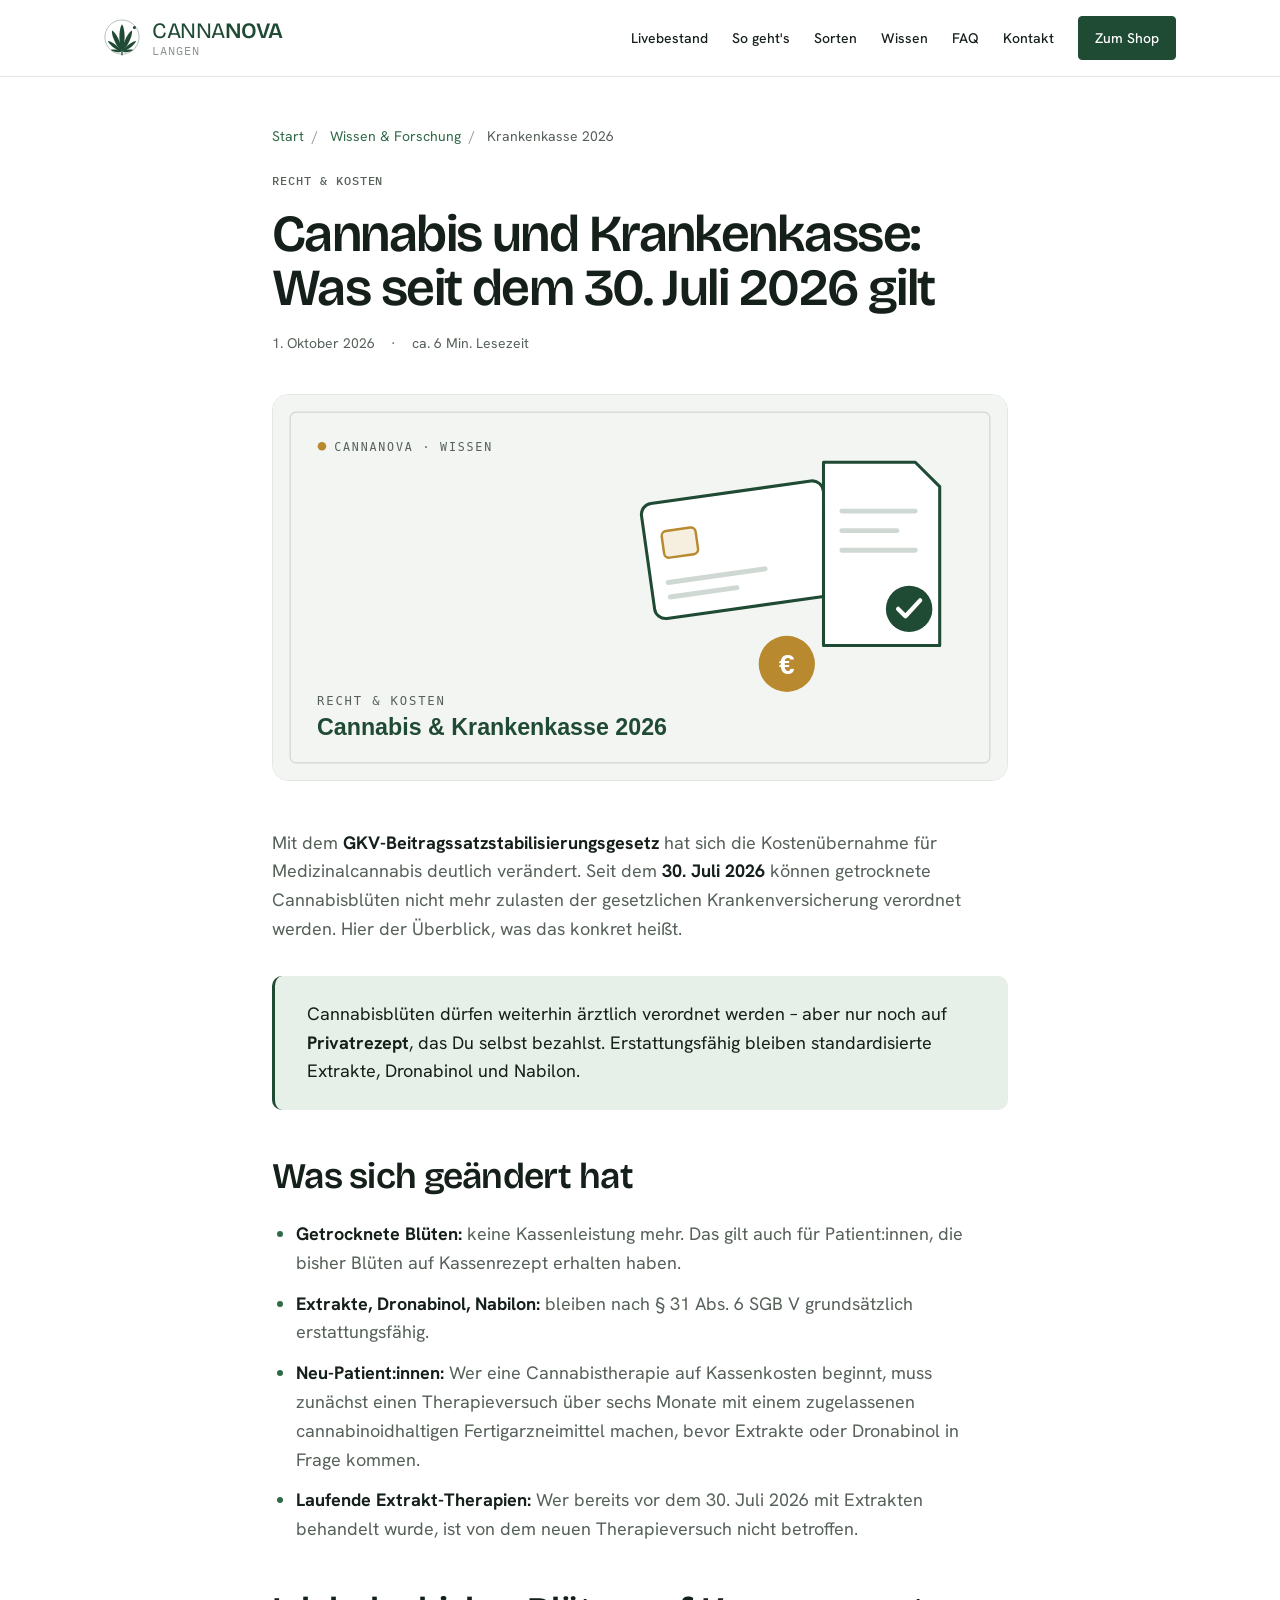
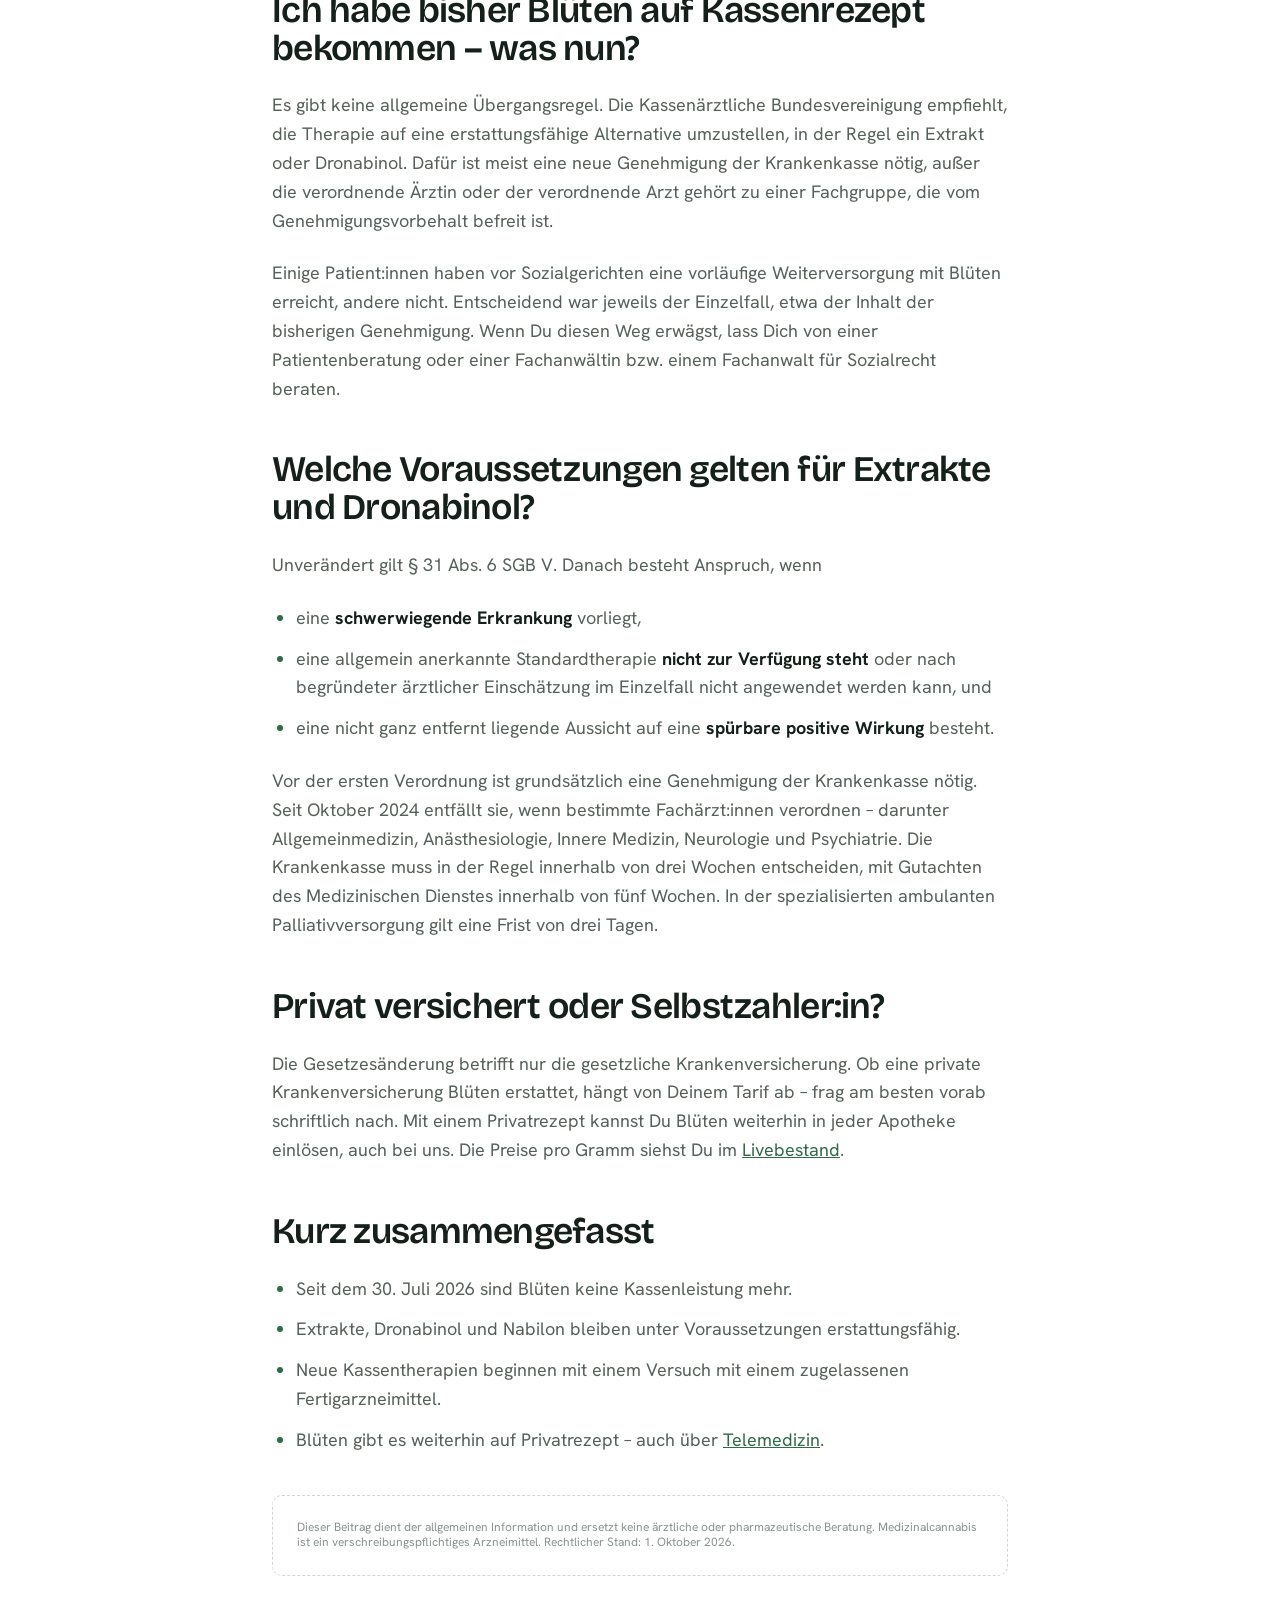
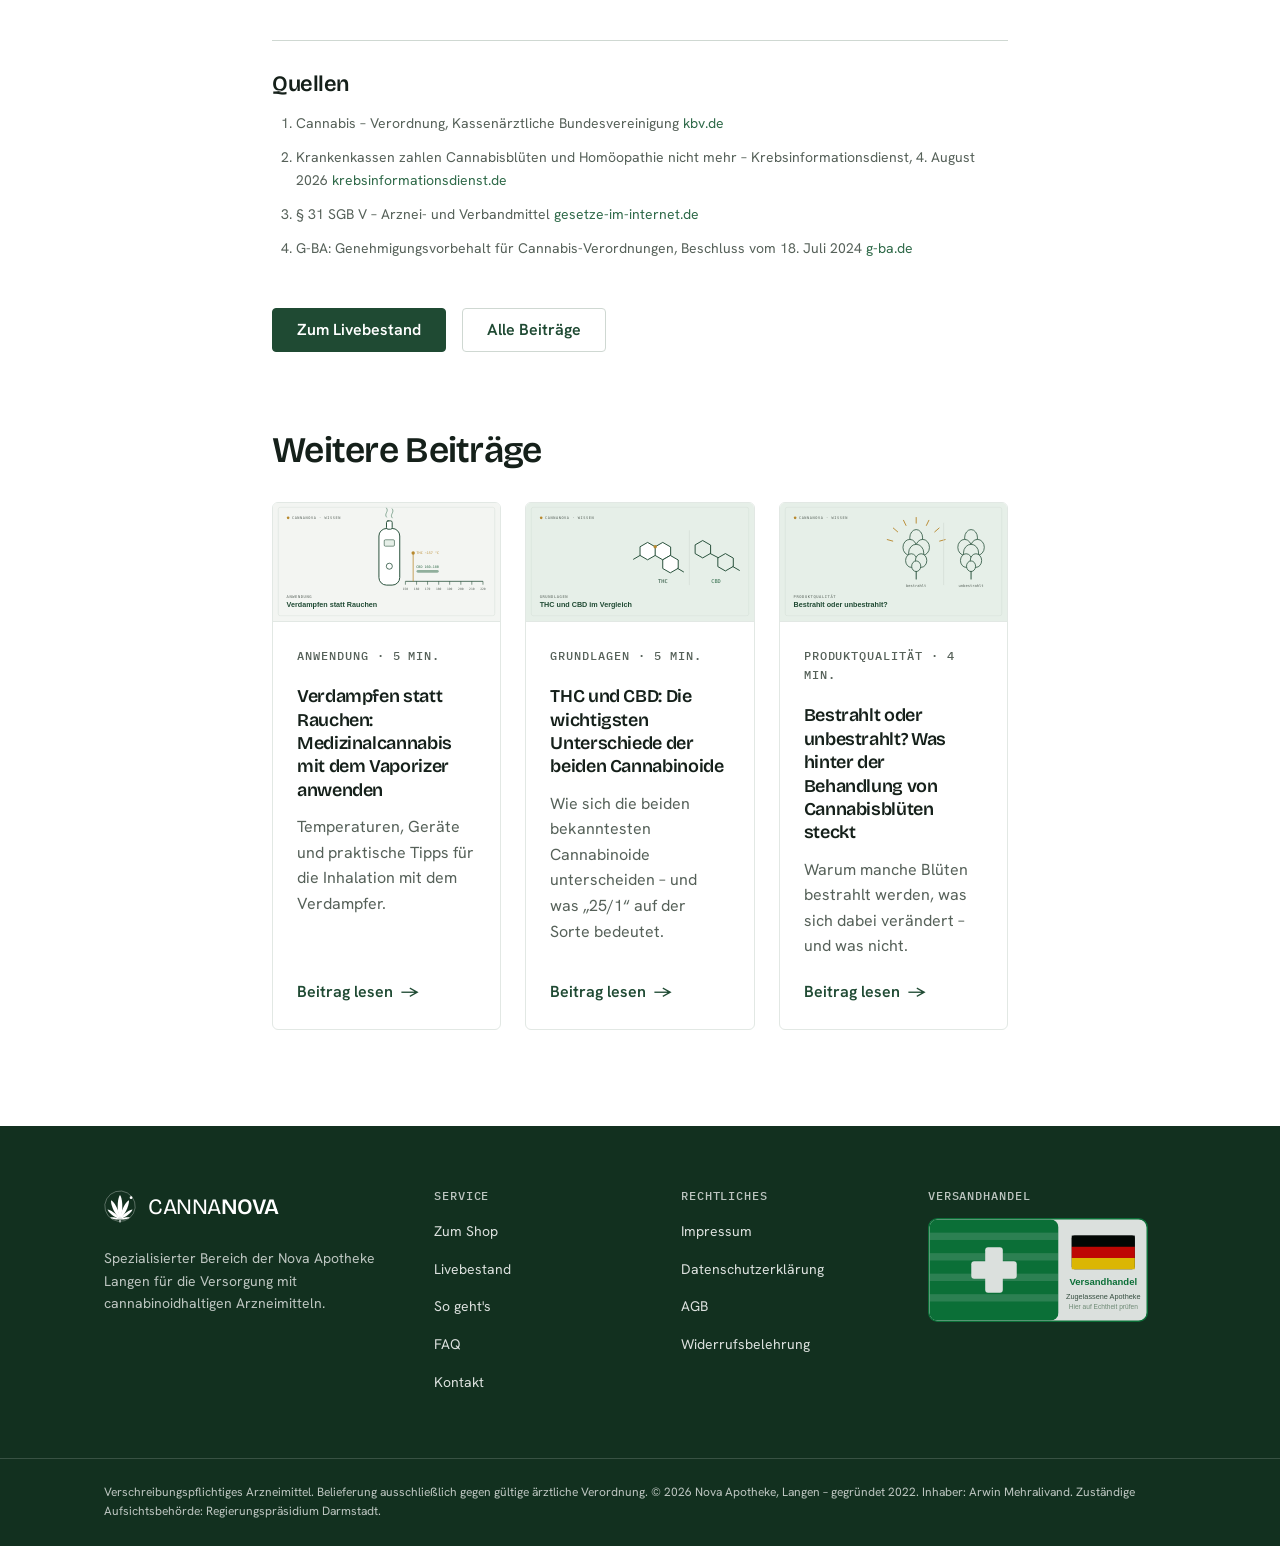
<file: blog/cannabis-krankenkasse-kostenuebernahme-2026.html>
<!DOCTYPE html>
<html lang="de-DE">
<head>
  <meta charset="UTF-8">
  <meta name="viewport" content="width=device-width, initial-scale=1, viewport-fit=cover">

  <title>Cannabis &amp; Krankenkasse: Was seit Juli 2026 gilt | CannaNova</title>
  <meta name="description" content="Seit dem 30. Juli 2026 zahlen gesetzliche Krankenkassen keine Cannabisblüten mehr. Was das für Dich bedeutet und welche Cannabis-Arzneimittel erstattungsfähig bleiben.">
  <meta name="robots" content="index,follow">
  <link rel="canonical" href="https://cannanova-langen.de/blog/cannabis-krankenkasse-kostenuebernahme-2026">

  <meta property="og:type" content="article">
  <meta property="og:title" content="Cannabis und Krankenkasse: Was seit dem 30. Juli 2026 gilt">
  <meta property="og:description" content="Seit dem 30. Juli 2026 zahlen gesetzliche Krankenkassen keine Cannabisblüten mehr. Was das für Dich bedeutet und welche Cannabis-Arzneimittel erstattungsfähig bleiben.">
  <meta property="og:url" content="https://cannanova-langen.de/blog/cannabis-krankenkasse-kostenuebernahme-2026">
  <meta property="og:image" content="https://cannanova-langen.de/assets/blog/kostenuebernahme.png">
  <meta property="og:image:width" content="1200">
  <meta property="og:image:height" content="630">
  <meta property="og:locale" content="de_DE">
  <meta property="og:site_name" content="CannaNova">

  <meta name="twitter:card" content="summary_large_image">
  <meta name="twitter:title" content="Cannabis und Krankenkasse: Was seit dem 30. Juli 2026 gilt">
  <meta name="twitter:description" content="Seit dem 30. Juli 2026 zahlen gesetzliche Krankenkassen keine Cannabisblüten mehr. Was das für Dich bedeutet und welche Cannabis-Arzneimittel erstattungsfähig bleiben.">
  <meta name="twitter:image" content="https://cannanova-langen.de/assets/blog/kostenuebernahme.png">

  <link rel="icon" href="/assets/favicon.svg" type="image/svg+xml">
  <link rel="apple-touch-icon" href="/assets/apple-touch-icon.png">
  <meta name="theme-color" content="#1f4a33">

  <link rel="preconnect" href="https://fonts.googleapis.com">
  <link rel="preconnect" href="https://fonts.gstatic.com" crossorigin>
  <link href="https://fonts.googleapis.com/css2?family=Bricolage+Grotesque:opsz,wght@12..96,500;12..96,600;12..96,700&family=Hanken+Grotesk:wght@400;500;600;700&family=IBM+Plex+Mono:wght@400;500&display=swap" rel="stylesheet">

  <link rel="stylesheet" href="/css/tokens.css">
  <link rel="stylesheet" href="/css/components.css">
  <link rel="stylesheet" href="/css/page-blog.css">
  <script type="application/ld+json">
  {
    "@context": "https://schema.org",
    "@type": "BlogPosting",
    "headline": "Cannabis und Krankenkasse: Was seit dem 30. Juli 2026 gilt",
    "description": "Seit dem 30. Juli 2026 zahlen gesetzliche Krankenkassen keine Cannabisblüten mehr. Was das für Dich bedeutet und welche Cannabis-Arzneimittel erstattungsfähig bleiben.",
    "image": "https://cannanova-langen.de/assets/blog/kostenuebernahme.png",
    "datePublished": "2026-10-01",
    "dateModified": "2026-10-01",
    "inLanguage": "de-DE",
    "author": { "@type": "Organization", "name": "CannaNova – Nova Apotheke Langen" },
    "publisher": {
      "@type": "Organization",
      "name": "CannaNova",
      "logo": { "@type": "ImageObject", "url": "https://cannanova-langen.de/assets/apple-touch-icon.png" }
    },
    "mainEntityOfPage": "https://cannanova-langen.de/blog/cannabis-krankenkasse-kostenuebernahme-2026"
  }
  </script>
  <script type="application/ld+json">
  {
    "@context": "https://schema.org",
    "@type": "BreadcrumbList",
    "itemListElement": [
      { "@type": "ListItem", "position": 1, "name": "Start", "item": "https://cannanova-langen.de/" },
      { "@type": "ListItem", "position": 2, "name": "Wissen & Forschung", "item": "https://cannanova-langen.de/blog/" },
      { "@type": "ListItem", "position": 3, "name": "Krankenkasse 2026" }
    ]
  }
  </script>
</head>

<body>
  <!-- Brand mark, defined once and reused via <use>. -->
  <svg width="0" height="0" style="position:absolute" aria-hidden="true" focusable="false">
    <symbol id="cn-mark" viewBox="0 0 200 210"><ellipse cx="100" cy="100" rx="95" ry="95" fill="none" stroke="currentColor" stroke-width="4" opacity="0.42" transform="rotate(-16 100 100)"/><circle cx="169" cy="47" r="8.5" fill="currentColor"/><path d="M0,0 C -25.08,-63.84 -12.54,-139.84 0,-152 C 12.54,-139.84 25.08,-63.84 0,0 Z" transform="translate(100,182)" fill="currentColor"/><path d="M0,0 C -21.57,-54.9 -10.78,-120.26 0,-130.72 C 10.78,-120.26 21.57,-54.9 0,0 Z" transform="translate(100,182) rotate(25)" fill="currentColor"/><path d="M0,0 C -21.57,-54.9 -10.78,-120.26 0,-130.72 C 10.78,-120.26 21.57,-54.9 0,0 Z" transform="translate(100,182) rotate(-25)" fill="currentColor"/><path d="M0,0 C -16.30,-41.5 -8.15,-90.9 0,-98.8 C 8.15,-90.9 16.30,-41.5 0,0 Z" transform="translate(100,182) rotate(52)" fill="currentColor"/><path d="M0,0 C -16.30,-41.5 -8.15,-90.9 0,-98.8 C 8.15,-90.9 16.30,-41.5 0,0 Z" transform="translate(100,182) rotate(-52)" fill="currentColor"/><path d="M0,0 C -10.28,-26.17 -5.14,-57.33 0,-62.32 C 5.14,-57.33 10.28,-26.17 0,0 Z" transform="translate(100,182) rotate(80)" fill="currentColor"/><path d="M0,0 C -10.28,-26.17 -5.14,-57.33 0,-62.32 C 5.14,-57.33 10.28,-26.17 0,0 Z" transform="translate(100,182) rotate(-80)" fill="currentColor"/><rect x="96.5" y="182" width="7" height="20" rx="3.5" fill="currentColor"/></symbol>
  </svg>

  <a class="skip-link" href="#main">Zum Inhalt springen</a>

  <!-- ===================== HEADER ===================== -->
  <header class="site-header">
    <div class="container site-header__inner">
      <a class="brand" href="/" aria-label="CannaNova – Startseite">
        <span class="brand__mark" aria-hidden="true"><svg><use href="#cn-mark"/></svg></span>
        <span class="brand__lockup">
          <span class="brand__name"><span class="brand__name-canna">CANNA</span>NOVA</span>
          <span class="brand__sub">Langen</span>
        </span>
      </a>
      <nav class="site-nav" id="site-nav" aria-label="Hauptnavigation">
        <a href="/#livebestand">Livebestand</a>
        <a href="/#so-gehts">So geht's</a>
        <a href="/#sorten">Sorten</a>
        <a href="/#wissen">Wissen</a>
        <a href="/#faq">FAQ</a>
        <a href="/#kontakt">Kontakt</a>
        <a class="btn btn--primary site-nav__cta" href="https://shop.cannanova-langen.de" target="_blank" rel="noopener">Zum Shop</a>
      </nav>
      <button type="button" class="nav-toggle" id="nav-toggle" aria-expanded="false" aria-controls="site-nav" aria-label="Menü öffnen">
        <span></span><span></span><span></span>
      </button>
    </div>
  </header>

  <main id="main">
    <article class="section article">
      <div class="container">
        <div class="article__inner">
          <nav class="breadcrumb" aria-label="Brotkrumennavigation">
            <a href="/">Start</a><span aria-hidden="true">/</span>
            <a href="/blog/">Wissen &amp; Forschung</a><span aria-hidden="true">/</span>
            Krankenkasse 2026
          </nav>

          <p class="step__label">Recht &amp; Kosten</p>
          <h1>Cannabis und Krankenkasse: Was seit dem 30. Juli 2026 gilt</h1>
          <div class="article__meta">
            <span>1. Oktober 2026</span>
            <span aria-hidden="true">·</span>
            <span>ca. 6 Min. Lesezeit</span>
          </div>

          <figure class="article__cover">
            <img src="/assets/blog/kostenuebernahme.svg" alt="Versichertenkarte, genehmigter Antrag und Euro-Münze als Sinnbild für die Kostenübernahme durch die Krankenkasse" width="1200" height="630">
          </figure>

          <div class="prose">
<p>Mit dem <strong>GKV-Beitragssatzstabilisierungsgesetz</strong> hat sich die Kostenübernahme für Medizinalcannabis deutlich verändert. Seit dem <strong>30. Juli 2026</strong> können getrocknete Cannabisblüten nicht mehr zulasten der gesetzlichen Krankenversicherung verordnet werden. Hier der Überblick, was das konkret heißt.</p>
<blockquote>Cannabisblüten dürfen weiterhin ärztlich verordnet werden – aber nur noch auf <strong>Privatrezept</strong>, das Du selbst bezahlst. Erstattungsfähig bleiben standardisierte Extrakte, Dronabinol und Nabilon.</blockquote>
<h2>Was sich geändert hat</h2>
<ul>
<li><strong>Getrocknete Blüten:</strong> keine Kassenleistung mehr. Das gilt auch für Patient:innen, die bisher Blüten auf Kassenrezept erhalten haben.</li>
<li><strong>Extrakte, Dronabinol, Nabilon:</strong> bleiben nach § 31 Abs. 6 SGB V grundsätzlich erstattungsfähig.</li>
<li><strong>Neu-Patient:innen:</strong> Wer eine Cannabistherapie auf Kassenkosten beginnt, muss zunächst einen Therapieversuch über sechs Monate mit einem zugelassenen cannabinoidhaltigen Fertigarzneimittel machen, bevor Extrakte oder Dronabinol in Frage kommen.</li>
<li><strong>Laufende Extrakt-Therapien:</strong> Wer bereits vor dem 30. Juli 2026 mit Extrakten behandelt wurde, ist von dem neuen Therapieversuch nicht betroffen.</li>
</ul>
<h2>Ich habe bisher Blüten auf Kassenrezept bekommen – was nun?</h2>
<p>Es gibt keine allgemeine Übergangsregel. Die Kassenärztliche Bundesvereinigung empfiehlt, die Therapie auf eine erstattungsfähige Alternative umzustellen, in der Regel ein Extrakt oder Dronabinol. Dafür ist meist eine neue Genehmigung der Krankenkasse nötig, außer die verordnende Ärztin oder der verordnende Arzt gehört zu einer Fachgruppe, die vom Genehmigungsvorbehalt befreit ist.</p>
<p>Einige Patient:innen haben vor Sozialgerichten eine vorläufige Weiterversorgung mit Blüten erreicht, andere nicht. Entscheidend war jeweils der Einzelfall, etwa der Inhalt der bisherigen Genehmigung. Wenn Du diesen Weg erwägst, lass Dich von einer Patientenberatung oder einer Fachanwältin bzw. einem Fachanwalt für Sozialrecht beraten.</p>
<h2>Welche Voraussetzungen gelten für Extrakte und Dronabinol?</h2>
<p>Unverändert gilt § 31 Abs. 6 SGB V. Danach besteht Anspruch, wenn</p>
<ul>
<li>eine <strong>schwerwiegende Erkrankung</strong> vorliegt,</li>
<li>eine allgemein anerkannte Standardtherapie <strong>nicht zur Verfügung steht</strong> oder nach begründeter ärztlicher Einschätzung im Einzelfall nicht angewendet werden kann, und</li>
<li>eine nicht ganz entfernt liegende Aussicht auf eine <strong>spürbare positive Wirkung</strong> besteht.</li>
</ul>
<p>Vor der ersten Verordnung ist grundsätzlich eine Genehmigung der Krankenkasse nötig. Seit Oktober 2024 entfällt sie, wenn bestimmte Fachärzt:innen verordnen – darunter Allgemeinmedizin, Anästhesiologie, Innere Medizin, Neurologie und Psychiatrie. Die Krankenkasse muss in der Regel innerhalb von drei Wochen entscheiden, mit Gutachten des Medizinischen Dienstes innerhalb von fünf Wochen. In der spezialisierten ambulanten Palliativversorgung gilt eine Frist von drei Tagen.</p>
<h2>Privat versichert oder Selbstzahler:in?</h2>
<p>Die Gesetzesänderung betrifft nur die gesetzliche Krankenversicherung. Ob eine private Krankenversicherung Blüten erstattet, hängt von Deinem Tarif ab – frag am besten vorab schriftlich nach. Mit einem Privatrezept kannst Du Blüten weiterhin in jeder Apotheke einlösen, auch bei uns. Die Preise pro Gramm siehst Du im <a href="/#livebestand">Livebestand</a>.</p>
<h2>Kurz zusammengefasst</h2>
<ul>
<li>Seit dem 30. Juli 2026 sind Blüten keine Kassenleistung mehr.</li>
<li>Extrakte, Dronabinol und Nabilon bleiben unter Voraussetzungen erstattungsfähig.</li>
<li>Neue Kassentherapien beginnen mit einem Versuch mit einem zugelassenen Fertigarzneimittel.</li>
<li>Blüten gibt es weiterhin auf Privatrezept – auch über <a href="/blog/cannabis-rezept-telemedizin">Telemedizin</a>.</li>
</ul>
          </div>

          <div class="article__disclaimer">
            <p class="fine-print">Dieser Beitrag dient der allgemeinen Information und ersetzt keine ärztliche oder pharmazeutische Beratung. Medizinalcannabis ist ein verschreibungspflichtiges Arzneimittel. Rechtlicher Stand: 1. Oktober 2026.</p>
          </div>

          <div class="article__sources">
            <h2>Quellen</h2>
            <ol>
              <li>Cannabis – Verordnung, Kassenärztliche Bundesvereinigung <a href="https://www.kbv.de/praxis/verordnungen/arzneimittel/cannabis" target="_blank" rel="noopener">kbv.de</a></li>
              <li>Krankenkassen zahlen Cannabisblüten und Homöopathie nicht mehr – Krebsinformationsdienst, 4. August 2026 <a href="https://www.krebsinformationsdienst.de/aktuelles/detail/krankenkassen-zahlen-cannabisblueten-und-homoeopathie-nicht-mehr-das-gilt-jetzt-fuer-krebspatienten" target="_blank" rel="noopener">krebsinformationsdienst.de</a></li>
              <li>§ 31 SGB V – Arznei- und Verbandmittel <a href="https://www.gesetze-im-internet.de/sgb_5/__31.html" target="_blank" rel="noopener">gesetze-im-internet.de</a></li>
              <li>G-BA: Genehmigungsvorbehalt für Cannabis-Verordnungen, Beschluss vom 18. Juli 2024 <a href="https://www.g-ba.de/downloads/40-268-10671/2024-07-18_AM-RL_Abschnitt-N-Paragraf-45-Genehmigungsvorbehalt-Cannabis_ZD.pdf" target="_blank" rel="noopener">g-ba.de</a></li>
            </ol>
          </div>

          <div class="article__cta">
            <a class="btn btn--primary" href="/#livebestand">Zum Livebestand</a>
            <a class="btn btn--secondary" href="/blog/">Alle Beiträge</a>
          </div>

          <section class="related" aria-labelledby="related-title">
            <h2 id="related-title">Weitere Beiträge</h2>
            <div class="grid grid--3">
            <article class="card post-card">
              <a class="post-card__media" href="/blog/vaporizer-cannabis-verdampfen" aria-hidden="true" tabindex="-1">
                <img src="/assets/blog/vaporizer.svg" alt="" width="1200" height="630" loading="lazy">
              </a>
              <div class="post-card__body">
                <p class="step__label">Anwendung · 5 Min.</p>
                <h3 class="post-card__title"><a class="post-card__link" href="/blog/vaporizer-cannabis-verdampfen">Verdampfen statt Rauchen: Medizinalcannabis mit dem Vaporizer anwenden</a></h3>
                <p class="post-card__excerpt">Temperaturen, Geräte und praktische Tipps für die Inhalation mit dem Verdampfer.</p>
                <a class="link-arrow" href="/blog/vaporizer-cannabis-verdampfen">Beitrag lesen</a>
              </div>
            </article>
            <article class="card post-card">
              <a class="post-card__media" href="/blog/thc-cbd-unterschiede" aria-hidden="true" tabindex="-1">
                <img src="/assets/blog/thc-cbd.svg" alt="" width="1200" height="630" loading="lazy">
              </a>
              <div class="post-card__body">
                <p class="step__label">Grundlagen · 5 Min.</p>
                <h3 class="post-card__title"><a class="post-card__link" href="/blog/thc-cbd-unterschiede">THC und CBD: Die wichtigsten Unterschiede der beiden Cannabinoide</a></h3>
                <p class="post-card__excerpt">Wie sich die beiden bekanntesten Cannabinoide unterscheiden – und was „25/1“ auf der Sorte bedeutet.</p>
                <a class="link-arrow" href="/blog/thc-cbd-unterschiede">Beitrag lesen</a>
              </div>
            </article>
            <article class="card post-card">
              <a class="post-card__media" href="/blog/bestrahlte-unbestrahlte-cannabisblueten" aria-hidden="true" tabindex="-1">
                <img src="/assets/blog/bestrahlung.svg" alt="" width="1200" height="630" loading="lazy">
              </a>
              <div class="post-card__body">
                <p class="step__label">Produktqualität · 4 Min.</p>
                <h3 class="post-card__title"><a class="post-card__link" href="/blog/bestrahlte-unbestrahlte-cannabisblueten">Bestrahlt oder unbestrahlt? Was hinter der Behandlung von Cannabisblüten steckt</a></h3>
                <p class="post-card__excerpt">Warum manche Blüten bestrahlt werden, was sich dabei verändert – und was nicht.</p>
                <a class="link-arrow" href="/blog/bestrahlte-unbestrahlte-cannabisblueten">Beitrag lesen</a>
              </div>
            </article>
            </div>
          </section>
        </div>
      </div>
    </article>
  </main>

  <!-- ===================== FOOTER ===================== -->
  <footer class="site-footer">
    <div class="container site-footer__grid">
      <div class="site-footer__col">
        <span class="brand brand--footer">
          <span class="brand__mark" aria-hidden="true"><svg><use href="#cn-mark"/></svg></span>
          <span class="brand__name"><span class="brand__name-canna">CANNA</span>NOVA</span>
        </span>
        <p class="site-footer__about">
          Spezialisierter Bereich der Nova Apotheke Langen für die Versorgung
          mit cannabinoidhaltigen Arzneimitteln.
        </p>
      </div>
      <div class="site-footer__col">
        <h4>Service</h4>
        <ul>
          <li><a href="https://shop.cannanova-langen.de" target="_blank" rel="noopener">Zum Shop</a></li>
          <li><a href="/#livebestand">Livebestand</a></li>
          <li><a href="/#so-gehts">So geht's</a></li>
          <li><a href="/#faq">FAQ</a></li>
          <li><a href="/#kontakt">Kontakt</a></li>
        </ul>
      </div>
      <div class="site-footer__col">
        <h4>Rechtliches</h4>
        <ul>
          <li><a href="https://shop.cannanova-langen.de/imprint">Impressum</a></li>
          <li><a href="https://shop.cannanova-langen.de/privacy-policy">Datenschutzerklärung</a></li>
          <li><a href="https://shop.cannanova-langen.de/terms-and-conditions">AGB</a></li>
          <li><a href="https://shop.cannanova-langen.de/revocation-policy">Widerrufsbelehrung</a></li>
        </ul>
      </div>
      <div class="site-footer__col">
        <h4>Versandhandel</h4>
        <a class="footer-eu-logo" href="https://versandhandel.dimdi.de/websearch/servlet/Gate?accessid=dimdi_var&amp;term=fba00b594ee5b1232fe0a29856563b41" target="_blank" rel="noopener" aria-label="Eintrag der Nova Apotheke im EU-Versandhandelsregister prüfen">
          <img src="/assets/eu-versandhandel-logo.svg" alt="Gemeinsames EU-Versandhandelslogo – Nova Apotheke im Versandhandelsregister prüfen" width="300" height="142" loading="lazy">
        </a>
      </div>
    </div>
    <div class="site-footer__legal">
      <div class="container">
        Verschreibungspflichtiges Arzneimittel. Belieferung ausschließlich gegen
        gültige ärztliche Verordnung. © 2026 Nova Apotheke, Langen – gegründet 2022.
        Inhaber: Arwin Mehralivand. Zuständige Aufsichtsbehörde:
        Regierungspräsidium Darmstadt.
      </div>
    </div>
  </footer>

  <script src="/js/nav-toggle.js" defer></script>
</body>
</html>
</file>
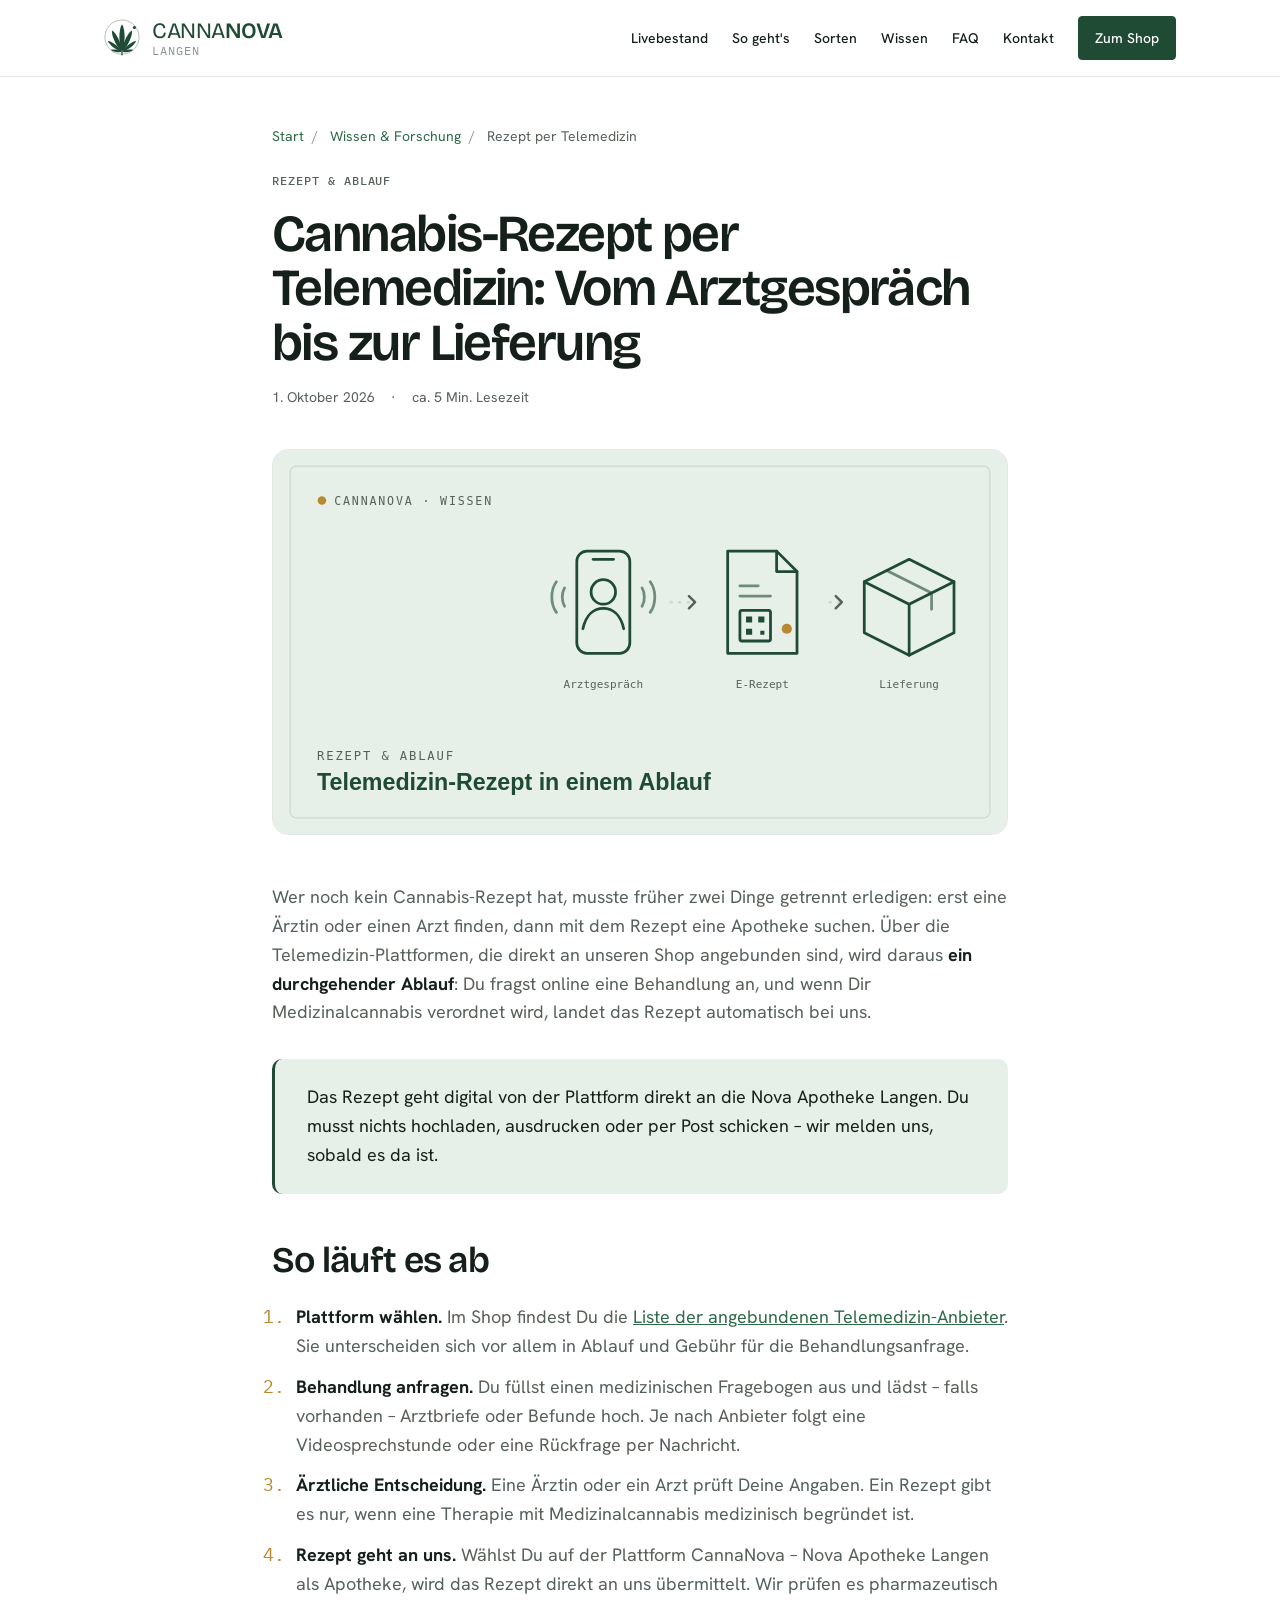
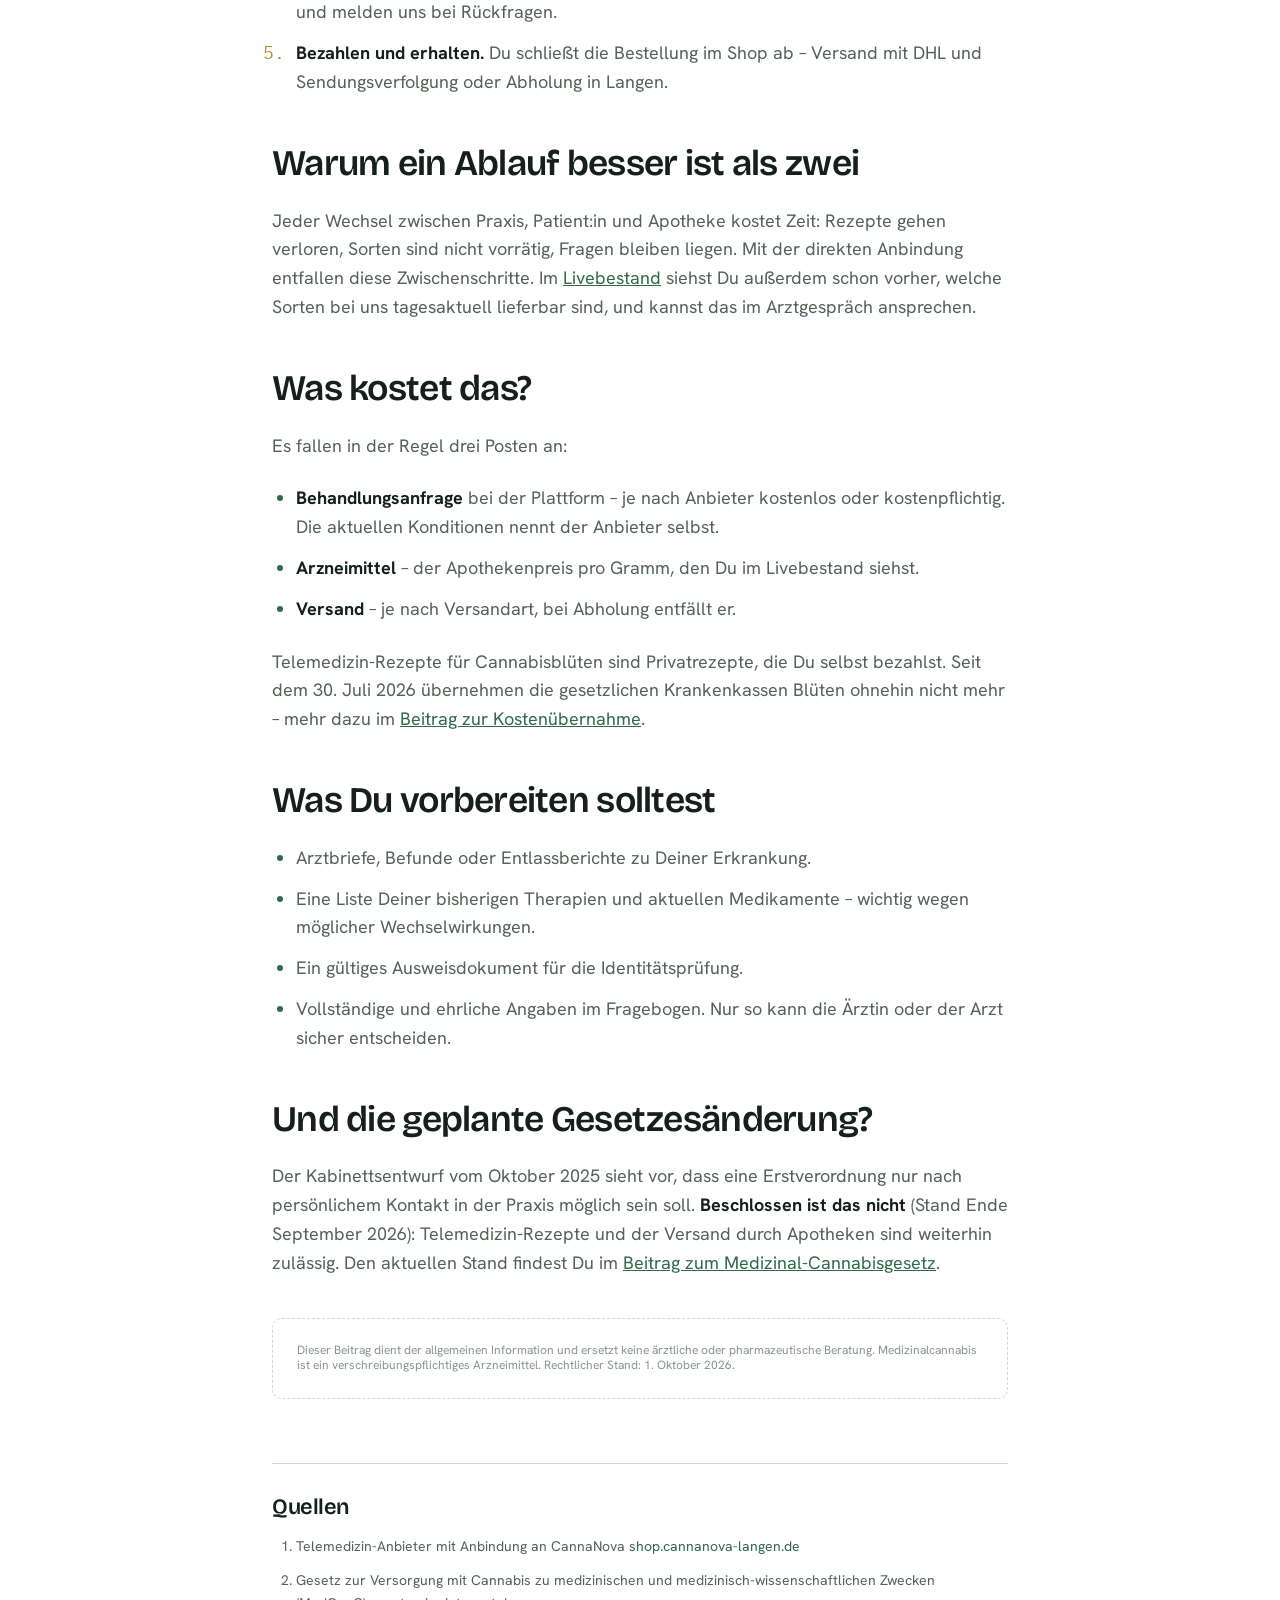
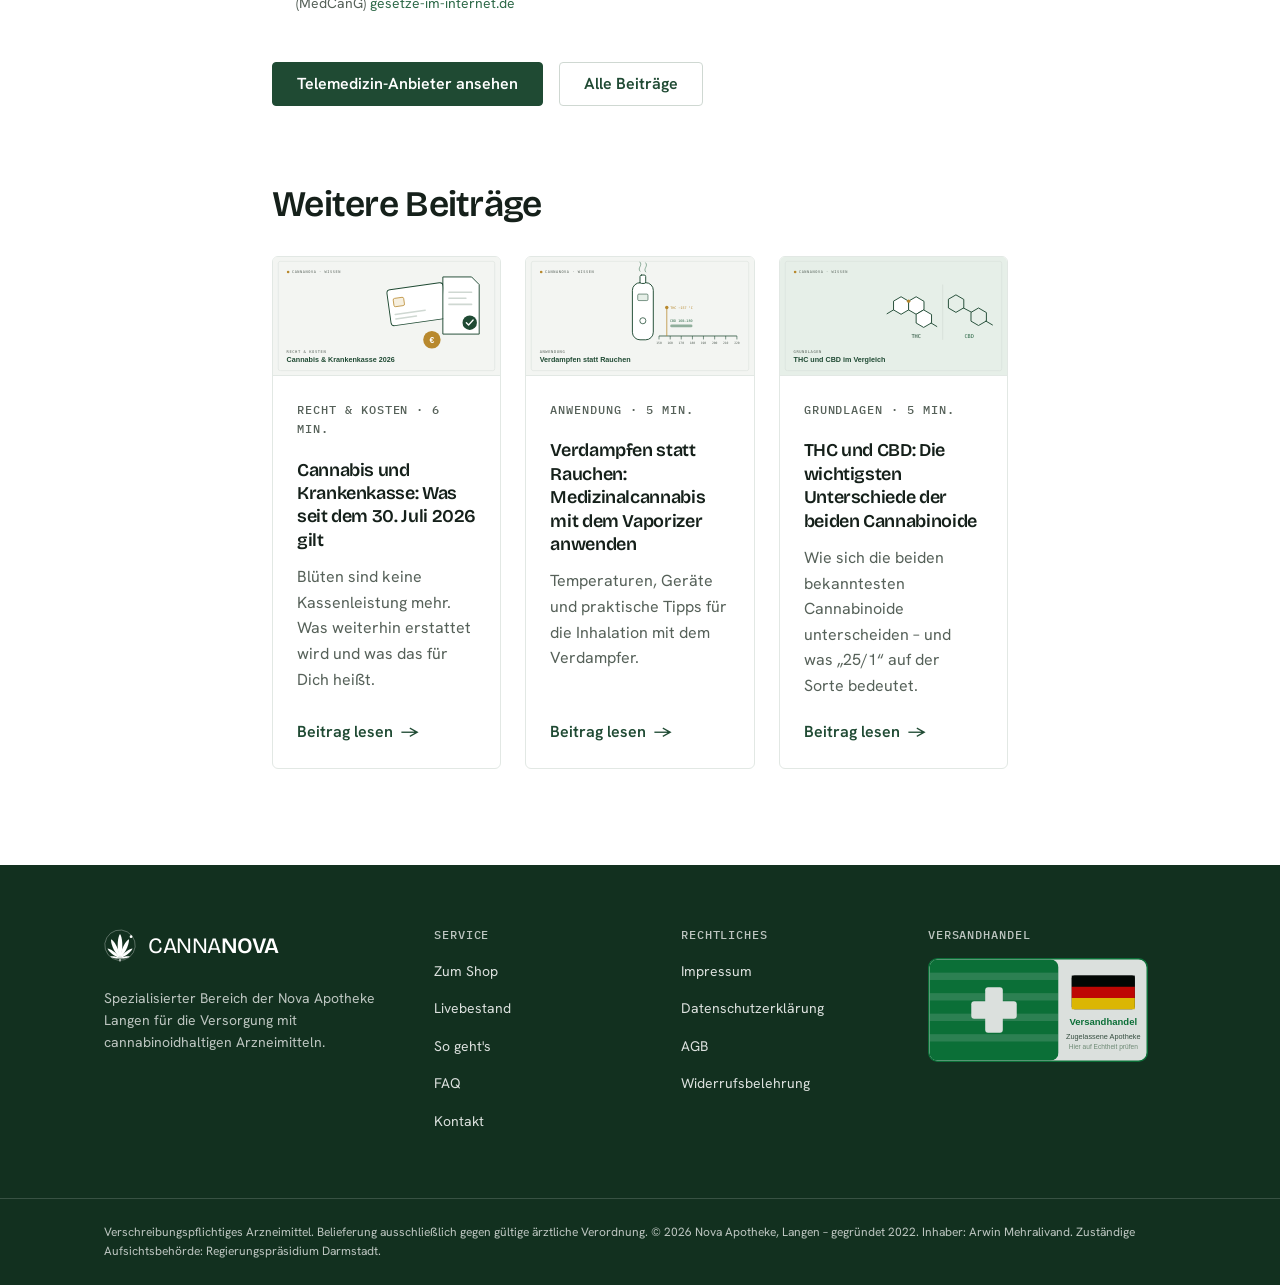
<file: blog/cannabis-rezept-telemedizin.html>
<!DOCTYPE html>
<html lang="de-DE">
<head>
  <meta charset="UTF-8">
  <meta name="viewport" content="width=device-width, initial-scale=1, viewport-fit=cover">

  <title>Cannabis-Rezept per Telemedizin – in einem Ablauf | CannaNova</title>
  <meta name="description" content="Ärztliche Beratung, Rezept und Lieferung in einem Ablauf: So funktionieren die an den CannaNova-Shop angebundenen Telemedizin-Plattformen – Schritt für Schritt.">
  <meta name="robots" content="index,follow">
  <link rel="canonical" href="https://cannanova-langen.de/blog/cannabis-rezept-telemedizin">

  <meta property="og:type" content="article">
  <meta property="og:title" content="Cannabis-Rezept per Telemedizin: Vom Arztgespräch bis zur Lieferung">
  <meta property="og:description" content="Ärztliche Beratung, Rezept und Lieferung in einem Ablauf: So funktionieren die an den CannaNova-Shop angebundenen Telemedizin-Plattformen – Schritt für Schritt.">
  <meta property="og:url" content="https://cannanova-langen.de/blog/cannabis-rezept-telemedizin">
  <meta property="og:image" content="https://cannanova-langen.de/assets/blog/telemedizin.png">
  <meta property="og:image:width" content="1200">
  <meta property="og:image:height" content="630">
  <meta property="og:locale" content="de_DE">
  <meta property="og:site_name" content="CannaNova">

  <meta name="twitter:card" content="summary_large_image">
  <meta name="twitter:title" content="Cannabis-Rezept per Telemedizin: Vom Arztgespräch bis zur Lieferung">
  <meta name="twitter:description" content="Ärztliche Beratung, Rezept und Lieferung in einem Ablauf: So funktionieren die an den CannaNova-Shop angebundenen Telemedizin-Plattformen – Schritt für Schritt.">
  <meta name="twitter:image" content="https://cannanova-langen.de/assets/blog/telemedizin.png">

  <link rel="icon" href="/assets/favicon.svg" type="image/svg+xml">
  <link rel="apple-touch-icon" href="/assets/apple-touch-icon.png">
  <meta name="theme-color" content="#1f4a33">

  <link rel="preconnect" href="https://fonts.googleapis.com">
  <link rel="preconnect" href="https://fonts.gstatic.com" crossorigin>
  <link href="https://fonts.googleapis.com/css2?family=Bricolage+Grotesque:opsz,wght@12..96,500;12..96,600;12..96,700&family=Hanken+Grotesk:wght@400;500;600;700&family=IBM+Plex+Mono:wght@400;500&display=swap" rel="stylesheet">

  <link rel="stylesheet" href="/css/tokens.css">
  <link rel="stylesheet" href="/css/components.css">
  <link rel="stylesheet" href="/css/page-blog.css">
  <script type="application/ld+json">
  {
    "@context": "https://schema.org",
    "@type": "BlogPosting",
    "headline": "Cannabis-Rezept per Telemedizin: Vom Arztgespräch bis zur Lieferung",
    "description": "Ärztliche Beratung, Rezept und Lieferung in einem Ablauf: So funktionieren die an den CannaNova-Shop angebundenen Telemedizin-Plattformen – Schritt für Schritt.",
    "image": "https://cannanova-langen.de/assets/blog/telemedizin.png",
    "datePublished": "2026-10-01",
    "dateModified": "2026-10-01",
    "inLanguage": "de-DE",
    "author": { "@type": "Organization", "name": "CannaNova – Nova Apotheke Langen" },
    "publisher": {
      "@type": "Organization",
      "name": "CannaNova",
      "logo": { "@type": "ImageObject", "url": "https://cannanova-langen.de/assets/apple-touch-icon.png" }
    },
    "mainEntityOfPage": "https://cannanova-langen.de/blog/cannabis-rezept-telemedizin"
  }
  </script>
  <script type="application/ld+json">
  {
    "@context": "https://schema.org",
    "@type": "BreadcrumbList",
    "itemListElement": [
      { "@type": "ListItem", "position": 1, "name": "Start", "item": "https://cannanova-langen.de/" },
      { "@type": "ListItem", "position": 2, "name": "Wissen & Forschung", "item": "https://cannanova-langen.de/blog/" },
      { "@type": "ListItem", "position": 3, "name": "Rezept per Telemedizin" }
    ]
  }
  </script>
</head>

<body>
  <!-- Brand mark, defined once and reused via <use>. -->
  <svg width="0" height="0" style="position:absolute" aria-hidden="true" focusable="false">
    <symbol id="cn-mark" viewBox="0 0 200 210"><ellipse cx="100" cy="100" rx="95" ry="95" fill="none" stroke="currentColor" stroke-width="4" opacity="0.42" transform="rotate(-16 100 100)"/><circle cx="169" cy="47" r="8.5" fill="currentColor"/><path d="M0,0 C -25.08,-63.84 -12.54,-139.84 0,-152 C 12.54,-139.84 25.08,-63.84 0,0 Z" transform="translate(100,182)" fill="currentColor"/><path d="M0,0 C -21.57,-54.9 -10.78,-120.26 0,-130.72 C 10.78,-120.26 21.57,-54.9 0,0 Z" transform="translate(100,182) rotate(25)" fill="currentColor"/><path d="M0,0 C -21.57,-54.9 -10.78,-120.26 0,-130.72 C 10.78,-120.26 21.57,-54.9 0,0 Z" transform="translate(100,182) rotate(-25)" fill="currentColor"/><path d="M0,0 C -16.30,-41.5 -8.15,-90.9 0,-98.8 C 8.15,-90.9 16.30,-41.5 0,0 Z" transform="translate(100,182) rotate(52)" fill="currentColor"/><path d="M0,0 C -16.30,-41.5 -8.15,-90.9 0,-98.8 C 8.15,-90.9 16.30,-41.5 0,0 Z" transform="translate(100,182) rotate(-52)" fill="currentColor"/><path d="M0,0 C -10.28,-26.17 -5.14,-57.33 0,-62.32 C 5.14,-57.33 10.28,-26.17 0,0 Z" transform="translate(100,182) rotate(80)" fill="currentColor"/><path d="M0,0 C -10.28,-26.17 -5.14,-57.33 0,-62.32 C 5.14,-57.33 10.28,-26.17 0,0 Z" transform="translate(100,182) rotate(-80)" fill="currentColor"/><rect x="96.5" y="182" width="7" height="20" rx="3.5" fill="currentColor"/></symbol>
  </svg>

  <a class="skip-link" href="#main">Zum Inhalt springen</a>

  <!-- ===================== HEADER ===================== -->
  <header class="site-header">
    <div class="container site-header__inner">
      <a class="brand" href="/" aria-label="CannaNova – Startseite">
        <span class="brand__mark" aria-hidden="true"><svg><use href="#cn-mark"/></svg></span>
        <span class="brand__lockup">
          <span class="brand__name"><span class="brand__name-canna">CANNA</span>NOVA</span>
          <span class="brand__sub">Langen</span>
        </span>
      </a>
      <nav class="site-nav" id="site-nav" aria-label="Hauptnavigation">
        <a href="/#livebestand">Livebestand</a>
        <a href="/#so-gehts">So geht's</a>
        <a href="/#sorten">Sorten</a>
        <a href="/#wissen">Wissen</a>
        <a href="/#faq">FAQ</a>
        <a href="/#kontakt">Kontakt</a>
        <a class="btn btn--primary site-nav__cta" href="https://shop.cannanova-langen.de" target="_blank" rel="noopener">Zum Shop</a>
      </nav>
      <button type="button" class="nav-toggle" id="nav-toggle" aria-expanded="false" aria-controls="site-nav" aria-label="Menü öffnen">
        <span></span><span></span><span></span>
      </button>
    </div>
  </header>

  <main id="main">
    <article class="section article">
      <div class="container">
        <div class="article__inner">
          <nav class="breadcrumb" aria-label="Brotkrumennavigation">
            <a href="/">Start</a><span aria-hidden="true">/</span>
            <a href="/blog/">Wissen &amp; Forschung</a><span aria-hidden="true">/</span>
            Rezept per Telemedizin
          </nav>

          <p class="step__label">Rezept &amp; Ablauf</p>
          <h1>Cannabis-Rezept per Telemedizin: Vom Arztgespräch bis zur Lieferung</h1>
          <div class="article__meta">
            <span>1. Oktober 2026</span>
            <span aria-hidden="true">·</span>
            <span>ca. 5 Min. Lesezeit</span>
          </div>

          <figure class="article__cover">
            <img src="/assets/blog/telemedizin.svg" alt="Smartphone mit Arztgespräch, E-Rezept und Paket als durchgehender Ablauf von der Beratung bis zur Lieferung" width="1200" height="630">
          </figure>

          <div class="prose">
<p>Wer noch kein Cannabis-Rezept hat, musste früher zwei Dinge getrennt erledigen: erst eine Ärztin oder einen Arzt finden, dann mit dem Rezept eine Apotheke suchen. Über die Telemedizin-Plattformen, die direkt an unseren Shop angebunden sind, wird daraus <strong>ein durchgehender Ablauf</strong>: Du fragst online eine Behandlung an, und wenn Dir Medizinalcannabis verordnet wird, landet das Rezept automatisch bei uns.</p>
<blockquote>Das Rezept geht digital von der Plattform direkt an die Nova Apotheke Langen. Du musst nichts hochladen, ausdrucken oder per Post schicken – wir melden uns, sobald es da ist.</blockquote>
<h2>So läuft es ab</h2>
<ol>
<li><strong>Plattform wählen.</strong> Im Shop findest Du die <a href="https://shop.cannanova-langen.de/anbindungen" target="_blank" rel="noopener">Liste der angebundenen Telemedizin-Anbieter</a>. Sie unterscheiden sich vor allem in Ablauf und Gebühr für die Behandlungsanfrage.</li>
<li><strong>Behandlung anfragen.</strong> Du füllst einen medizinischen Fragebogen aus und lädst – falls vorhanden – Arztbriefe oder Befunde hoch. Je nach Anbieter folgt eine Videosprechstunde oder eine Rückfrage per Nachricht.</li>
<li><strong>Ärztliche Entscheidung.</strong> Eine Ärztin oder ein Arzt prüft Deine Angaben. Ein Rezept gibt es nur, wenn eine Therapie mit Medizinalcannabis medizinisch begründet ist.</li>
<li><strong>Rezept geht an uns.</strong> Wählst Du auf der Plattform CannaNova – Nova Apotheke Langen als Apotheke, wird das Rezept direkt an uns übermittelt. Wir prüfen es pharmazeutisch und melden uns bei Rückfragen.</li>
<li><strong>Bezahlen und erhalten.</strong> Du schließt die Bestellung im Shop ab – Versand mit DHL und Sendungsverfolgung oder Abholung in Langen.</li>
</ol>
<h2>Warum ein Ablauf besser ist als zwei</h2>
<p>Jeder Wechsel zwischen Praxis, Patient:in und Apotheke kostet Zeit: Rezepte gehen verloren, Sorten sind nicht vorrätig, Fragen bleiben liegen. Mit der direkten Anbindung entfallen diese Zwischenschritte. Im <a href="/#livebestand">Livebestand</a> siehst Du außerdem schon vorher, welche Sorten bei uns tagesaktuell lieferbar sind, und kannst das im Arztgespräch ansprechen.</p>
<h2>Was kostet das?</h2>
<p>Es fallen in der Regel drei Posten an:</p>
<ul>
<li><strong>Behandlungsanfrage</strong> bei der Plattform – je nach Anbieter kostenlos oder kostenpflichtig. Die aktuellen Konditionen nennt der Anbieter selbst.</li>
<li><strong>Arzneimittel</strong> – der Apothekenpreis pro Gramm, den Du im Livebestand siehst.</li>
<li><strong>Versand</strong> – je nach Versandart, bei Abholung entfällt er.</li>
</ul>
<p>Telemedizin-Rezepte für Cannabisblüten sind Privatrezepte, die Du selbst bezahlst. Seit dem 30. Juli 2026 übernehmen die gesetzlichen Krankenkassen Blüten ohnehin nicht mehr – mehr dazu im <a href="/blog/cannabis-krankenkasse-kostenuebernahme-2026">Beitrag zur Kostenübernahme</a>.</p>
<h2>Was Du vorbereiten solltest</h2>
<ul>
<li>Arztbriefe, Befunde oder Entlassberichte zu Deiner Erkrankung.</li>
<li>Eine Liste Deiner bisherigen Therapien und aktuellen Medikamente – wichtig wegen möglicher Wechselwirkungen.</li>
<li>Ein gültiges Ausweisdokument für die Identitätsprüfung.</li>
<li>Vollständige und ehrliche Angaben im Fragebogen. Nur so kann die Ärztin oder der Arzt sicher entscheiden.</li>
</ul>
<h2>Und die geplante Gesetzesänderung?</h2>
<p>Der Kabinettsentwurf vom Oktober 2025 sieht vor, dass eine Erstverordnung nur nach persönlichem Kontakt in der Praxis möglich sein soll. <strong>Beschlossen ist das nicht</strong> (Stand Ende September 2026): Telemedizin-Rezepte und der Versand durch Apotheken sind weiterhin zulässig. Den aktuellen Stand findest Du im <a href="/blog/medizinal-cannabisgesetz-aenderungen-2026">Beitrag zum Medizinal-Cannabisgesetz</a>.</p>
          </div>

          <div class="article__disclaimer">
            <p class="fine-print">Dieser Beitrag dient der allgemeinen Information und ersetzt keine ärztliche oder pharmazeutische Beratung. Medizinalcannabis ist ein verschreibungspflichtiges Arzneimittel. Rechtlicher Stand: 1. Oktober 2026.</p>
          </div>

          <div class="article__sources">
            <h2>Quellen</h2>
            <ol>
              <li>Telemedizin-Anbieter mit Anbindung an CannaNova <a href="https://shop.cannanova-langen.de/anbindungen" target="_blank" rel="noopener">shop.cannanova-langen.de</a></li>
              <li>Gesetz zur Versorgung mit Cannabis zu medizinischen und medizinisch-wissenschaftlichen Zwecken (MedCanG) <a href="https://www.gesetze-im-internet.de/medcang/" target="_blank" rel="noopener">gesetze-im-internet.de</a></li>
            </ol>
          </div>

          <div class="article__cta">
            <a class="btn btn--primary" href="https://shop.cannanova-langen.de/anbindungen" target="_blank" rel="noopener">Telemedizin-Anbieter ansehen</a>
            <a class="btn btn--secondary" href="/blog/">Alle Beiträge</a>
          </div>

          <section class="related" aria-labelledby="related-title">
            <h2 id="related-title">Weitere Beiträge</h2>
            <div class="grid grid--3">
            <article class="card post-card">
              <a class="post-card__media" href="/blog/cannabis-krankenkasse-kostenuebernahme-2026" aria-hidden="true" tabindex="-1">
                <img src="/assets/blog/kostenuebernahme.svg" alt="" width="1200" height="630" loading="lazy">
              </a>
              <div class="post-card__body">
                <p class="step__label">Recht &amp; Kosten · 6 Min.</p>
                <h3 class="post-card__title"><a class="post-card__link" href="/blog/cannabis-krankenkasse-kostenuebernahme-2026">Cannabis und Krankenkasse: Was seit dem 30. Juli 2026 gilt</a></h3>
                <p class="post-card__excerpt">Blüten sind keine Kassenleistung mehr. Was weiterhin erstattet wird und was das für Dich heißt.</p>
                <a class="link-arrow" href="/blog/cannabis-krankenkasse-kostenuebernahme-2026">Beitrag lesen</a>
              </div>
            </article>
            <article class="card post-card">
              <a class="post-card__media" href="/blog/vaporizer-cannabis-verdampfen" aria-hidden="true" tabindex="-1">
                <img src="/assets/blog/vaporizer.svg" alt="" width="1200" height="630" loading="lazy">
              </a>
              <div class="post-card__body">
                <p class="step__label">Anwendung · 5 Min.</p>
                <h3 class="post-card__title"><a class="post-card__link" href="/blog/vaporizer-cannabis-verdampfen">Verdampfen statt Rauchen: Medizinalcannabis mit dem Vaporizer anwenden</a></h3>
                <p class="post-card__excerpt">Temperaturen, Geräte und praktische Tipps für die Inhalation mit dem Verdampfer.</p>
                <a class="link-arrow" href="/blog/vaporizer-cannabis-verdampfen">Beitrag lesen</a>
              </div>
            </article>
            <article class="card post-card">
              <a class="post-card__media" href="/blog/thc-cbd-unterschiede" aria-hidden="true" tabindex="-1">
                <img src="/assets/blog/thc-cbd.svg" alt="" width="1200" height="630" loading="lazy">
              </a>
              <div class="post-card__body">
                <p class="step__label">Grundlagen · 5 Min.</p>
                <h3 class="post-card__title"><a class="post-card__link" href="/blog/thc-cbd-unterschiede">THC und CBD: Die wichtigsten Unterschiede der beiden Cannabinoide</a></h3>
                <p class="post-card__excerpt">Wie sich die beiden bekanntesten Cannabinoide unterscheiden – und was „25/1“ auf der Sorte bedeutet.</p>
                <a class="link-arrow" href="/blog/thc-cbd-unterschiede">Beitrag lesen</a>
              </div>
            </article>
            </div>
          </section>
        </div>
      </div>
    </article>
  </main>

  <!-- ===================== FOOTER ===================== -->
  <footer class="site-footer">
    <div class="container site-footer__grid">
      <div class="site-footer__col">
        <span class="brand brand--footer">
          <span class="brand__mark" aria-hidden="true"><svg><use href="#cn-mark"/></svg></span>
          <span class="brand__name"><span class="brand__name-canna">CANNA</span>NOVA</span>
        </span>
        <p class="site-footer__about">
          Spezialisierter Bereich der Nova Apotheke Langen für die Versorgung
          mit cannabinoidhaltigen Arzneimitteln.
        </p>
      </div>
      <div class="site-footer__col">
        <h4>Service</h4>
        <ul>
          <li><a href="https://shop.cannanova-langen.de" target="_blank" rel="noopener">Zum Shop</a></li>
          <li><a href="/#livebestand">Livebestand</a></li>
          <li><a href="/#so-gehts">So geht's</a></li>
          <li><a href="/#faq">FAQ</a></li>
          <li><a href="/#kontakt">Kontakt</a></li>
        </ul>
      </div>
      <div class="site-footer__col">
        <h4>Rechtliches</h4>
        <ul>
          <li><a href="https://shop.cannanova-langen.de/imprint">Impressum</a></li>
          <li><a href="https://shop.cannanova-langen.de/privacy-policy">Datenschutzerklärung</a></li>
          <li><a href="https://shop.cannanova-langen.de/terms-and-conditions">AGB</a></li>
          <li><a href="https://shop.cannanova-langen.de/revocation-policy">Widerrufsbelehrung</a></li>
        </ul>
      </div>
      <div class="site-footer__col">
        <h4>Versandhandel</h4>
        <a class="footer-eu-logo" href="https://versandhandel.dimdi.de/websearch/servlet/Gate?accessid=dimdi_var&amp;term=fba00b594ee5b1232fe0a29856563b41" target="_blank" rel="noopener" aria-label="Eintrag der Nova Apotheke im EU-Versandhandelsregister prüfen">
          <img src="/assets/eu-versandhandel-logo.svg" alt="Gemeinsames EU-Versandhandelslogo – Nova Apotheke im Versandhandelsregister prüfen" width="300" height="142" loading="lazy">
        </a>
      </div>
    </div>
    <div class="site-footer__legal">
      <div class="container">
        Verschreibungspflichtiges Arzneimittel. Belieferung ausschließlich gegen
        gültige ärztliche Verordnung. © 2026 Nova Apotheke, Langen – gegründet 2022.
        Inhaber: Arwin Mehralivand. Zuständige Aufsichtsbehörde:
        Regierungspräsidium Darmstadt.
      </div>
    </div>
  </footer>

  <script src="/js/nav-toggle.js" defer></script>
</body>
</html>
</file>
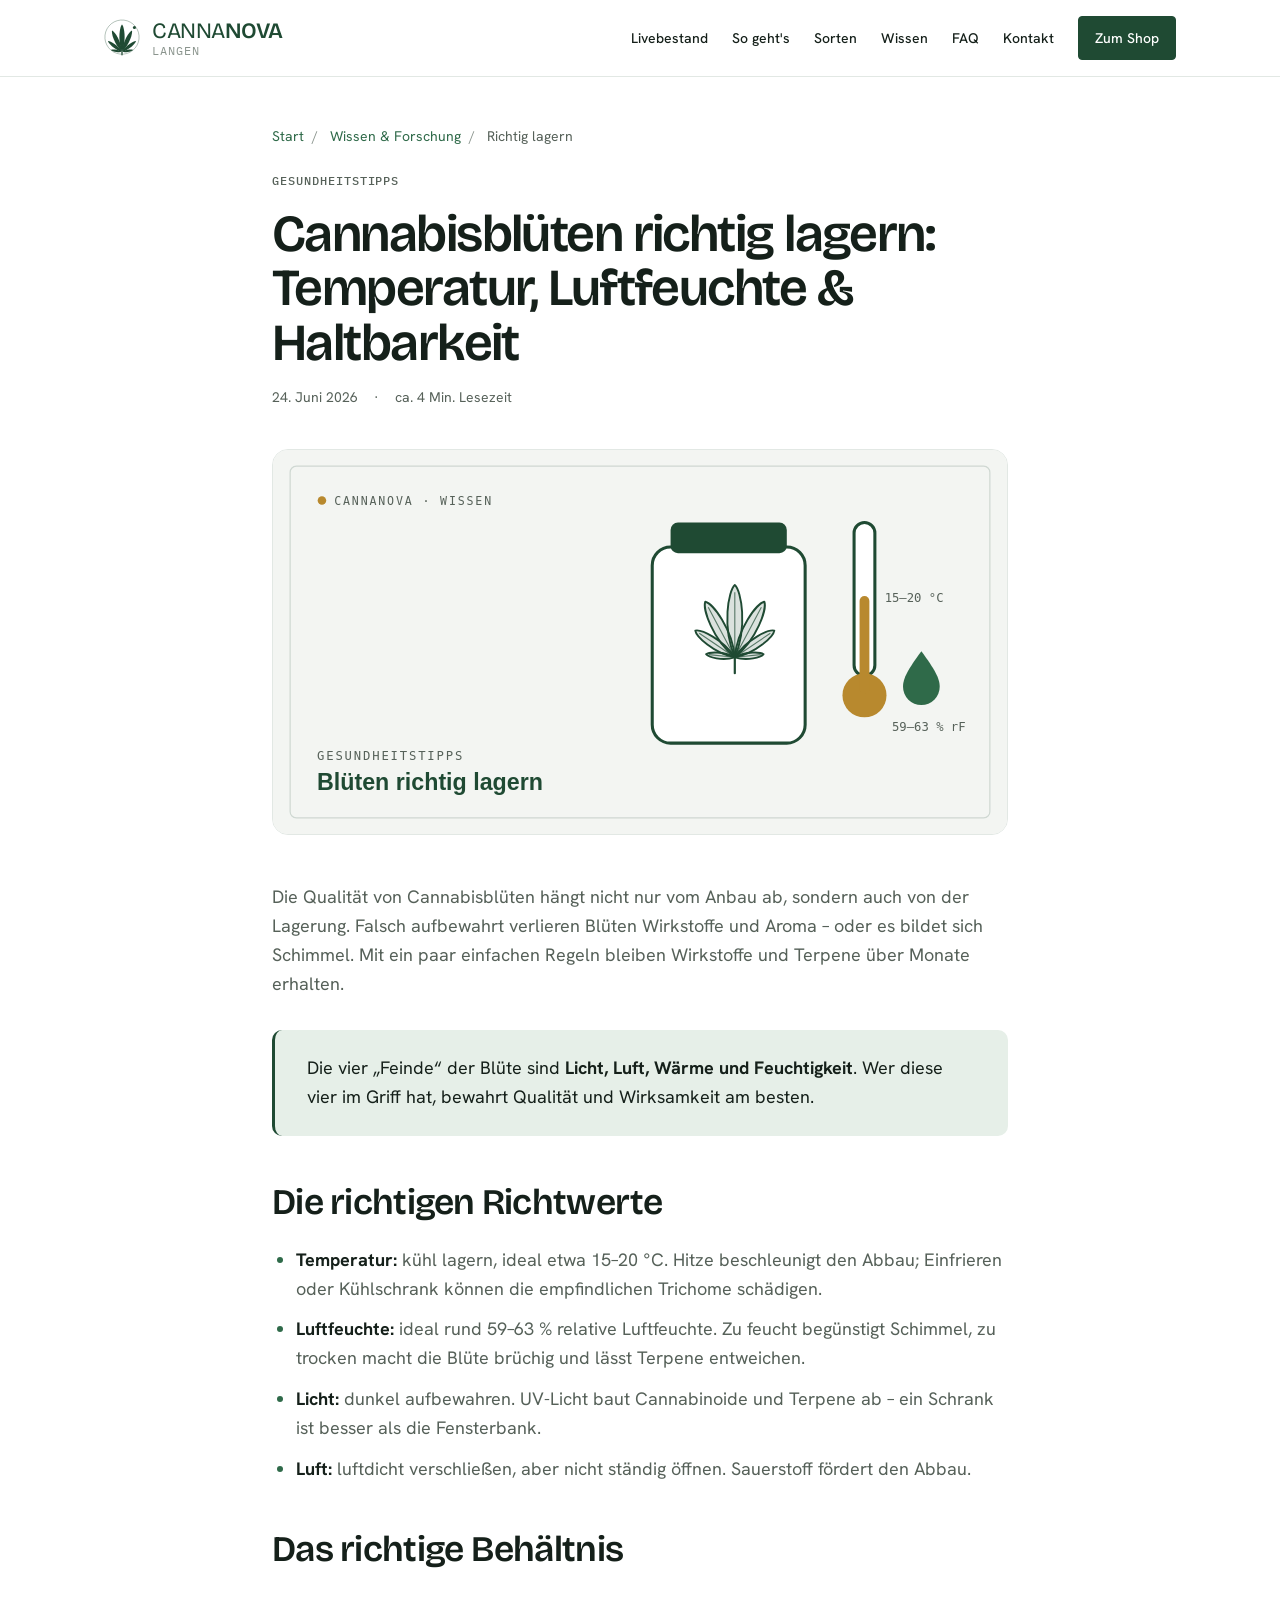
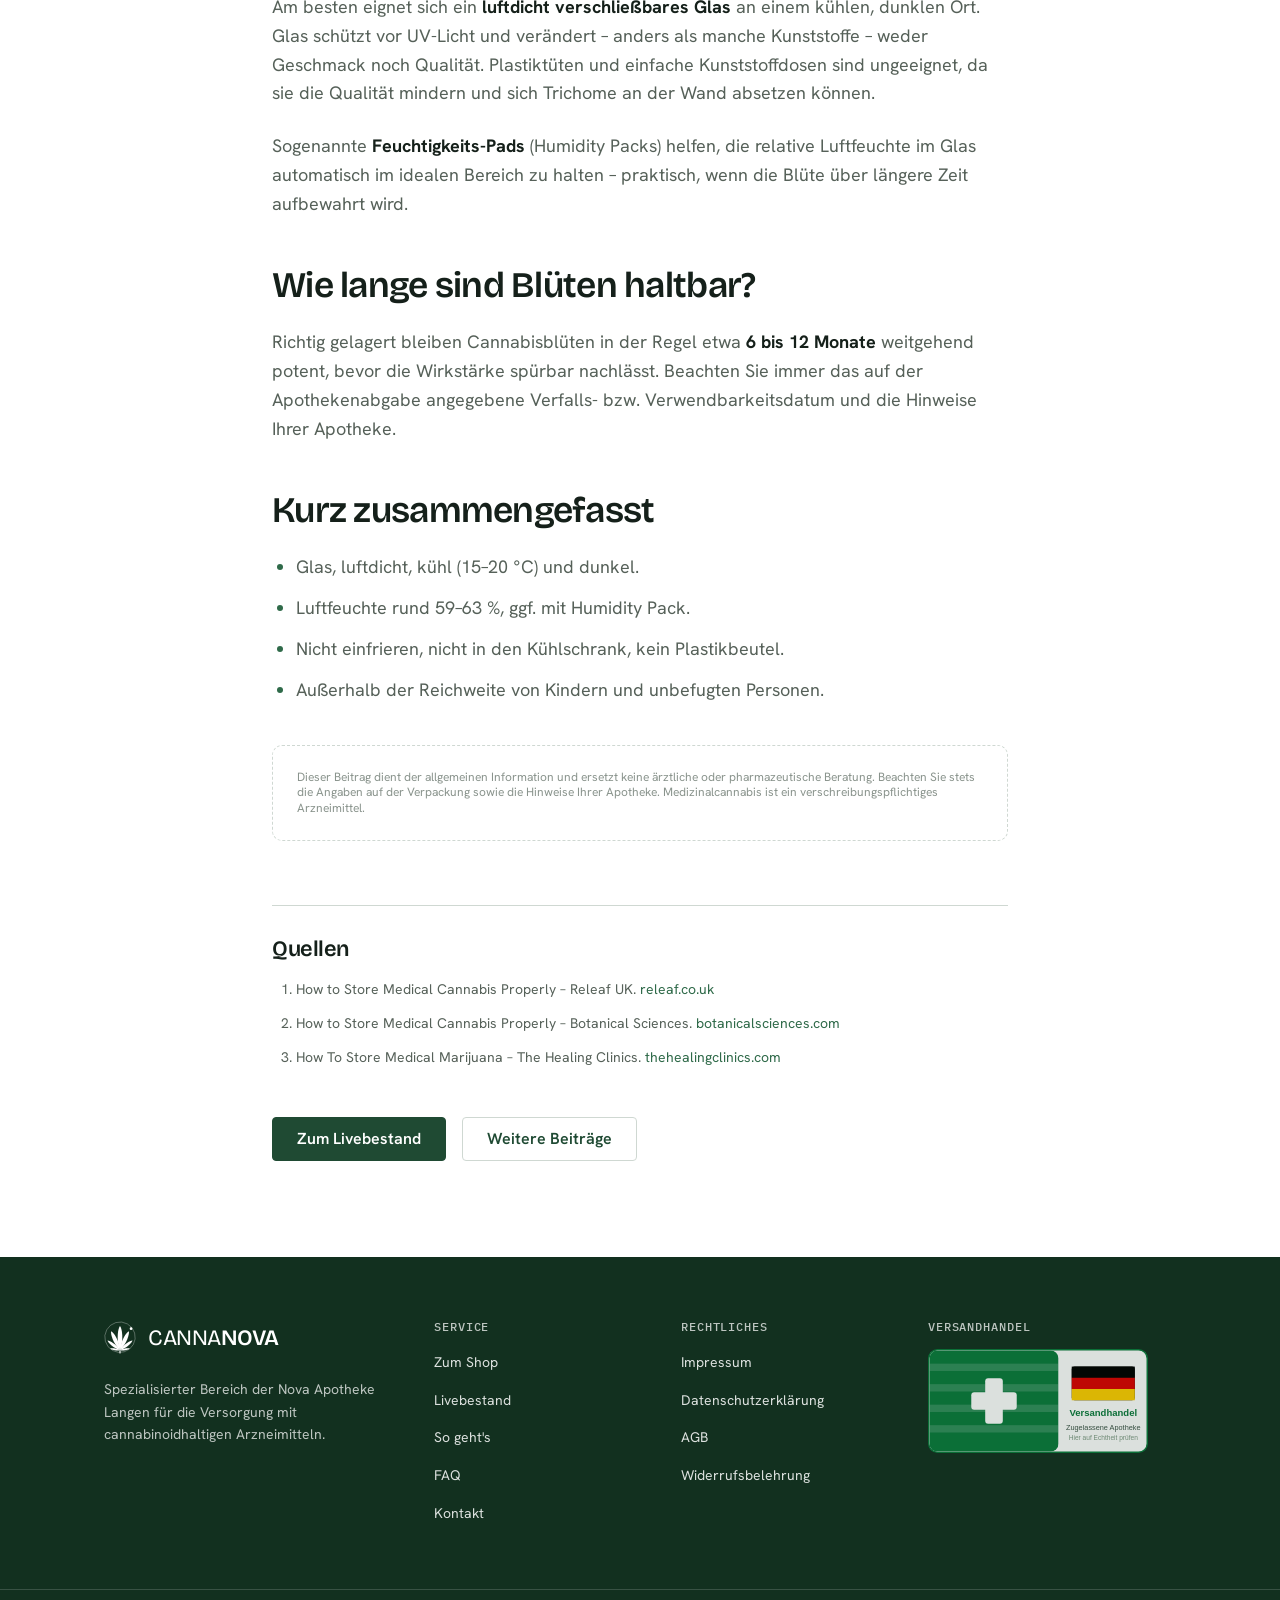
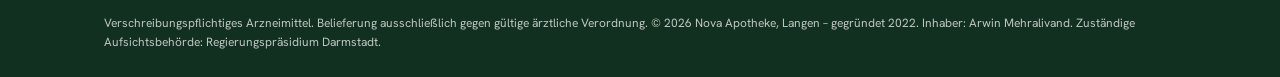
<file: blog/cannabisblueten-richtig-lagern.html>
<!DOCTYPE html>
<html lang="de-DE">
<head>
  <meta charset="UTF-8">
  <meta name="viewport" content="width=device-width, initial-scale=1, viewport-fit=cover">

  <title>Cannabisblüten richtig lagern: Temperatur, Luftfeuchte & Haltbarkeit | CannaNova</title>
  <meta name="description" content="Licht, Luft, Wärme und Feuchtigkeit setzen Cannabisblüten zu. Konkrete Richtwerte für Temperatur, Luftfeuchte und Aufbewahrung – Gesundheitstipps von CannaNova Langen.">
  <meta name="robots" content="index,follow">
  <link rel="canonical" href="https://cannanova-langen.de/blog/cannabisblueten-richtig-lagern">

  <meta property="og:type" content="article">
  <meta property="og:title" content="Cannabisblüten richtig lagern: Temperatur, Luftfeuchte & Haltbarkeit">
  <meta property="og:description" content="Konkrete Richtwerte für Temperatur, Luftfeuchte und Aufbewahrung – damit Qualität, Wirkstoffe und Terpene erhalten bleiben.">
  <meta property="og:url" content="https://cannanova-langen.de/blog/cannabisblueten-richtig-lagern">
  <meta property="og:image" content="https://cannanova-langen.de/assets/blog/lagerung.svg">
  <meta property="og:locale" content="de_DE">
  <meta property="og:site_name" content="CannaNova">

  <meta name="twitter:card" content="summary_large_image">
  <meta name="twitter:title" content="Cannabisblüten richtig lagern: Temperatur, Luftfeuchte & Haltbarkeit">
  <meta name="twitter:description" content="Konkrete Richtwerte für Temperatur, Luftfeuchte und Aufbewahrung von Cannabisblüten.">
  <meta name="twitter:image" content="https://cannanova-langen.de/assets/blog/lagerung.svg">

  <link rel="icon" href="/assets/favicon.svg" type="image/svg+xml">
  <link rel="apple-touch-icon" href="/assets/apple-touch-icon.png">
  <meta name="theme-color" content="#1f4a33">

  <link rel="preconnect" href="https://fonts.googleapis.com">
  <link rel="preconnect" href="https://fonts.gstatic.com" crossorigin>
  <link href="https://fonts.googleapis.com/css2?family=Bricolage+Grotesque:opsz,wght@12..96,500;12..96,600;12..96,700&family=Hanken+Grotesk:wght@400;500;600;700&family=IBM+Plex+Mono:wght@400;500&display=swap" rel="stylesheet">

  <link rel="stylesheet" href="../css/tokens.css">
  <link rel="stylesheet" href="../css/components.css">
  <link rel="stylesheet" href="../css/page-blog.css">

  <script type="application/ld+json">
  {
    "@context": "https://schema.org",
    "@type": "BlogPosting",
    "headline": "Cannabisblüten richtig lagern: Temperatur, Luftfeuchte & Haltbarkeit",
    "description": "Konkrete Richtwerte für Temperatur, Luftfeuchte und Aufbewahrung von Cannabisblüten.",
    "image": "https://cannanova-langen.de/assets/blog/lagerung.svg",
    "datePublished": "2026-06-24",
    "dateModified": "2026-06-24",
    "inLanguage": "de-DE",
    "author": { "@type": "Organization", "name": "CannaNova – Nova Apotheke Langen" },
    "publisher": {
      "@type": "Organization",
      "name": "CannaNova",
      "logo": { "@type": "ImageObject", "url": "https://cannanova-langen.de/assets/logo-mark.svg" }
    },
    "mainEntityOfPage": "https://cannanova-langen.de/blog/cannabisblueten-richtig-lagern"
  }
  </script>
  <script type="application/ld+json">
  {
    "@context": "https://schema.org",
    "@type": "BreadcrumbList",
    "itemListElement": [
      { "@type": "ListItem", "position": 1, "name": "Start", "item": "https://cannanova-langen.de/" },
      { "@type": "ListItem", "position": 2, "name": "Wissen & Forschung", "item": "https://cannanova-langen.de/#wissen" },
      { "@type": "ListItem", "position": 3, "name": "Cannabisblüten richtig lagern" }
    ]
  }
  </script>
</head>

<body>
  <!-- Brand mark, defined once and reused via <use>. -->
  <svg width="0" height="0" style="position:absolute" aria-hidden="true" focusable="false">
    <symbol id="cn-mark" viewBox="0 0 200 210"><ellipse cx="100" cy="100" rx="95" ry="95" fill="none" stroke="currentColor" stroke-width="4" opacity="0.42" transform="rotate(-16 100 100)"/><circle cx="169" cy="47" r="8.5" fill="currentColor"/><path d="M0,0 C -25.08,-63.84 -12.54,-139.84 0,-152 C 12.54,-139.84 25.08,-63.84 0,0 Z" transform="translate(100,182)" fill="currentColor"/><path d="M0,0 C -21.57,-54.9 -10.78,-120.26 0,-130.72 C 10.78,-120.26 21.57,-54.9 0,0 Z" transform="translate(100,182) rotate(25)" fill="currentColor"/><path d="M0,0 C -21.57,-54.9 -10.78,-120.26 0,-130.72 C 10.78,-120.26 21.57,-54.9 0,0 Z" transform="translate(100,182) rotate(-25)" fill="currentColor"/><path d="M0,0 C -16.30,-41.5 -8.15,-90.9 0,-98.8 C 8.15,-90.9 16.30,-41.5 0,0 Z" transform="translate(100,182) rotate(52)" fill="currentColor"/><path d="M0,0 C -16.30,-41.5 -8.15,-90.9 0,-98.8 C 8.15,-90.9 16.30,-41.5 0,0 Z" transform="translate(100,182) rotate(-52)" fill="currentColor"/><path d="M0,0 C -10.28,-26.17 -5.14,-57.33 0,-62.32 C 5.14,-57.33 10.28,-26.17 0,0 Z" transform="translate(100,182) rotate(80)" fill="currentColor"/><path d="M0,0 C -10.28,-26.17 -5.14,-57.33 0,-62.32 C 5.14,-57.33 10.28,-26.17 0,0 Z" transform="translate(100,182) rotate(-80)" fill="currentColor"/><rect x="96.5" y="182" width="7" height="20" rx="3.5" fill="currentColor"/></symbol>
  </svg>

  <a class="skip-link" href="#main">Zum Inhalt springen</a>

  <!-- ===================== HEADER ===================== -->
  <header class="site-header">
    <div class="container site-header__inner">
      <a class="brand" href="/" aria-label="CannaNova – Startseite">
        <span class="brand__mark" aria-hidden="true"><svg><use href="#cn-mark"/></svg></span>
        <span class="brand__lockup">
          <span class="brand__name"><span class="brand__name-canna">CANNA</span>NOVA</span>
          <span class="brand__sub">Langen</span>
        </span>
      </a>
      <nav class="site-nav" id="site-nav" aria-label="Hauptnavigation">
        <a href="/#livebestand">Livebestand</a>
        <a href="/#so-gehts">So geht's</a>
        <a href="/#sorten">Sorten</a>
        <a href="/#wissen">Wissen</a>
        <a href="/#faq">FAQ</a>
        <a href="/#kontakt">Kontakt</a>
        <a class="btn btn--primary site-nav__cta" href="https://shop.cannanova-langen.de" target="_blank" rel="noopener">Zum Shop</a>
      </nav>
      <button type="button" class="nav-toggle" id="nav-toggle" aria-expanded="false" aria-controls="site-nav" aria-label="Menü öffnen">
        <span></span><span></span><span></span>
      </button>
    </div>
  </header>

  <main id="main">
    <article class="section article">
      <div class="container">
        <div class="article__inner">
          <nav class="breadcrumb" aria-label="Brotkrumennavigation">
            <a href="/">Start</a><span aria-hidden="true">/</span>
            <a href="/#wissen">Wissen &amp; Forschung</a><span aria-hidden="true">/</span>
            Richtig lagern
          </nav>

          <p class="step__label">Gesundheitstipps</p>
          <h1>Cannabisblüten richtig lagern: Temperatur, Luftfeuchte &amp; Haltbarkeit</h1>
          <div class="article__meta">
            <span>24. Juni 2026</span>
            <span aria-hidden="true">·</span>
            <span>ca. 4 Min. Lesezeit</span>
          </div>

          <figure class="article__cover">
            <img src="../assets/blog/lagerung.svg" alt="Vorratsglas mit Cannabisblatt, Thermometer und Tropfen als Sinnbild für Temperatur und Luftfeuchte bei der Lagerung" width="1200" height="630">
          </figure>

          <div class="prose">
            <p>Die Qualität von Cannabisblüten hängt nicht nur vom Anbau ab, sondern auch von der Lagerung. Falsch aufbewahrt verlieren Blüten Wirkstoffe und Aroma – oder es bildet sich Schimmel. Mit ein paar einfachen Regeln bleiben Wirkstoffe und Terpene über Monate erhalten.</p>

            <blockquote>Die vier „Feinde“ der Blüte sind <strong>Licht, Luft, Wärme und Feuchtigkeit</strong>. Wer diese vier im Griff hat, bewahrt Qualität und Wirksamkeit am besten.</blockquote>

            <h2>Die richtigen Richtwerte</h2>
            <ul>
              <li><strong>Temperatur:</strong> kühl lagern, ideal etwa 15–20&nbsp;°C. Hitze beschleunigt den Abbau; Einfrieren oder Kühlschrank können die empfindlichen Trichome schädigen.</li>
              <li><strong>Luftfeuchte:</strong> ideal rund 59–63&nbsp;% relative Luftfeuchte. Zu feucht begünstigt Schimmel, zu trocken macht die Blüte brüchig und lässt Terpene entweichen.</li>
              <li><strong>Licht:</strong> dunkel aufbewahren. UV-Licht baut Cannabinoide und Terpene ab – ein Schrank ist besser als die Fensterbank.</li>
              <li><strong>Luft:</strong> luftdicht verschließen, aber nicht ständig öffnen. Sauerstoff fördert den Abbau.</li>
            </ul>

            <h2>Das richtige Behältnis</h2>
            <p>Am besten eignet sich ein <strong>luftdicht verschließbares Glas</strong> an einem kühlen, dunklen Ort. Glas schützt vor UV-Licht und verändert – anders als manche Kunststoffe – weder Geschmack noch Qualität. Plastiktüten und einfache Kunststoffdosen sind ungeeignet, da sie die Qualität mindern und sich Trichome an der Wand absetzen können.</p>
            <p>Sogenannte <strong>Feuchtigkeits-Pads</strong> (Humidity Packs) helfen, die relative Luftfeuchte im Glas automatisch im idealen Bereich zu halten – praktisch, wenn die Blüte über längere Zeit aufbewahrt wird.</p>

            <h2>Wie lange sind Blüten haltbar?</h2>
            <p>Richtig gelagert bleiben Cannabisblüten in der Regel etwa <strong>6 bis 12 Monate</strong> weitgehend potent, bevor die Wirkstärke spürbar nachlässt. Beachten Sie immer das auf der Apothekenabgabe angegebene Verfalls- bzw. Verwendbarkeitsdatum und die Hinweise Ihrer Apotheke.</p>

            <h2>Kurz zusammengefasst</h2>
            <ul>
              <li>Glas, luftdicht, kühl (15–20&nbsp;°C) und dunkel.</li>
              <li>Luftfeuchte rund 59–63&nbsp;%, ggf. mit Humidity Pack.</li>
              <li>Nicht einfrieren, nicht in den Kühlschrank, kein Plastikbeutel.</li>
              <li>Außerhalb der Reichweite von Kindern und unbefugten Personen.</li>
            </ul>
          </div>

          <div class="article__disclaimer">
            <p class="fine-print">Dieser Beitrag dient der allgemeinen Information und ersetzt keine ärztliche oder pharmazeutische Beratung. Beachten Sie stets die Angaben auf der Verpackung sowie die Hinweise Ihrer Apotheke. Medizinalcannabis ist ein verschreibungspflichtiges Arzneimittel.</p>
          </div>

          <div class="article__sources">
            <h2>Quellen</h2>
            <ol>
              <li>How to Store Medical Cannabis Properly – Releaf UK. <a href="https://releaf.co.uk/blog/how-to-store-medical-cannabis-properly" target="_blank" rel="noopener">releaf.co.uk</a></li>
              <li>How to Store Medical Cannabis Properly – Botanical Sciences. <a href="https://botanicalsciences.com/blog/how-to-store-medical-cannabis-properly/" target="_blank" rel="noopener">botanicalsciences.com</a></li>
              <li>How To Store Medical Marijuana – The Healing Clinics. <a href="https://www.thehealingclinics.com/how-to-store-medical-marijuana/" target="_blank" rel="noopener">thehealingclinics.com</a></li>
            </ol>
          </div>

          <div class="article__cta">
            <a class="btn btn--primary" href="/#livebestand">Zum Livebestand</a>
            <a class="btn btn--secondary" href="/#wissen">Weitere Beiträge</a>
          </div>
        </div>
      </div>
    </article>
  </main>

  <!-- ===================== FOOTER ===================== -->
  <footer class="site-footer">
    <div class="container site-footer__grid">
      <div class="site-footer__col">
        <span class="brand brand--footer">
          <span class="brand__mark" aria-hidden="true"><svg><use href="#cn-mark"/></svg></span>
          <span class="brand__name"><span class="brand__name-canna">CANNA</span>NOVA</span>
        </span>
        <p class="site-footer__about">
          Spezialisierter Bereich der Nova Apotheke Langen für die Versorgung
          mit cannabinoidhaltigen Arzneimitteln.
        </p>
      </div>
      <div class="site-footer__col">
        <h4>Service</h4>
        <ul>
          <li><a href="https://shop.cannanova-langen.de" target="_blank" rel="noopener">Zum Shop</a></li>
          <li><a href="/#livebestand">Livebestand</a></li>
          <li><a href="/#so-gehts">So geht's</a></li>
          <li><a href="/#faq">FAQ</a></li>
          <li><a href="/#kontakt">Kontakt</a></li>
        </ul>
      </div>
      <div class="site-footer__col">
        <h4>Rechtliches</h4>
        <ul>
          <li><a href="https://shop.cannanova-langen.de/imprint">Impressum</a></li>
          <li><a href="https://shop.cannanova-langen.de/privacy-policy">Datenschutzerklärung</a></li>
          <li><a href="https://shop.cannanova-langen.de/terms-and-conditions">AGB</a></li>
          <li><a href="https://shop.cannanova-langen.de/revocation-policy">Widerrufsbelehrung</a></li>
        </ul>
      </div>
      <div class="site-footer__col">
        <h4>Versandhandel</h4>
        <a class="footer-eu-logo" href="https://versandhandel.dimdi.de/websearch/servlet/Gate?accessid=dimdi_var&amp;term=fba00b594ee5b1232fe0a29856563b41" target="_blank" rel="noopener" aria-label="Eintrag der Nova Apotheke im EU-Versandhandelsregister prüfen">
          <img src="/assets/eu-versandhandel-logo.svg" alt="Gemeinsames EU-Versandhandelslogo – Nova Apotheke im Versandhandelsregister prüfen" width="300" height="142" loading="lazy">
        </a>
      </div>
    </div>
    <div class="site-footer__legal">
      <div class="container">
        Verschreibungspflichtiges Arzneimittel. Belieferung ausschließlich gegen
        gültige ärztliche Verordnung. © 2026 Nova Apotheke, Langen – gegründet 2022.
        Inhaber: Arwin Mehralivand. Zuständige Aufsichtsbehörde:
        Regierungspräsidium Darmstadt.
      </div>
    </div>
  </footer>

  <script src="../js/nav-toggle.js" defer></script>
</body>
</html>
</file>
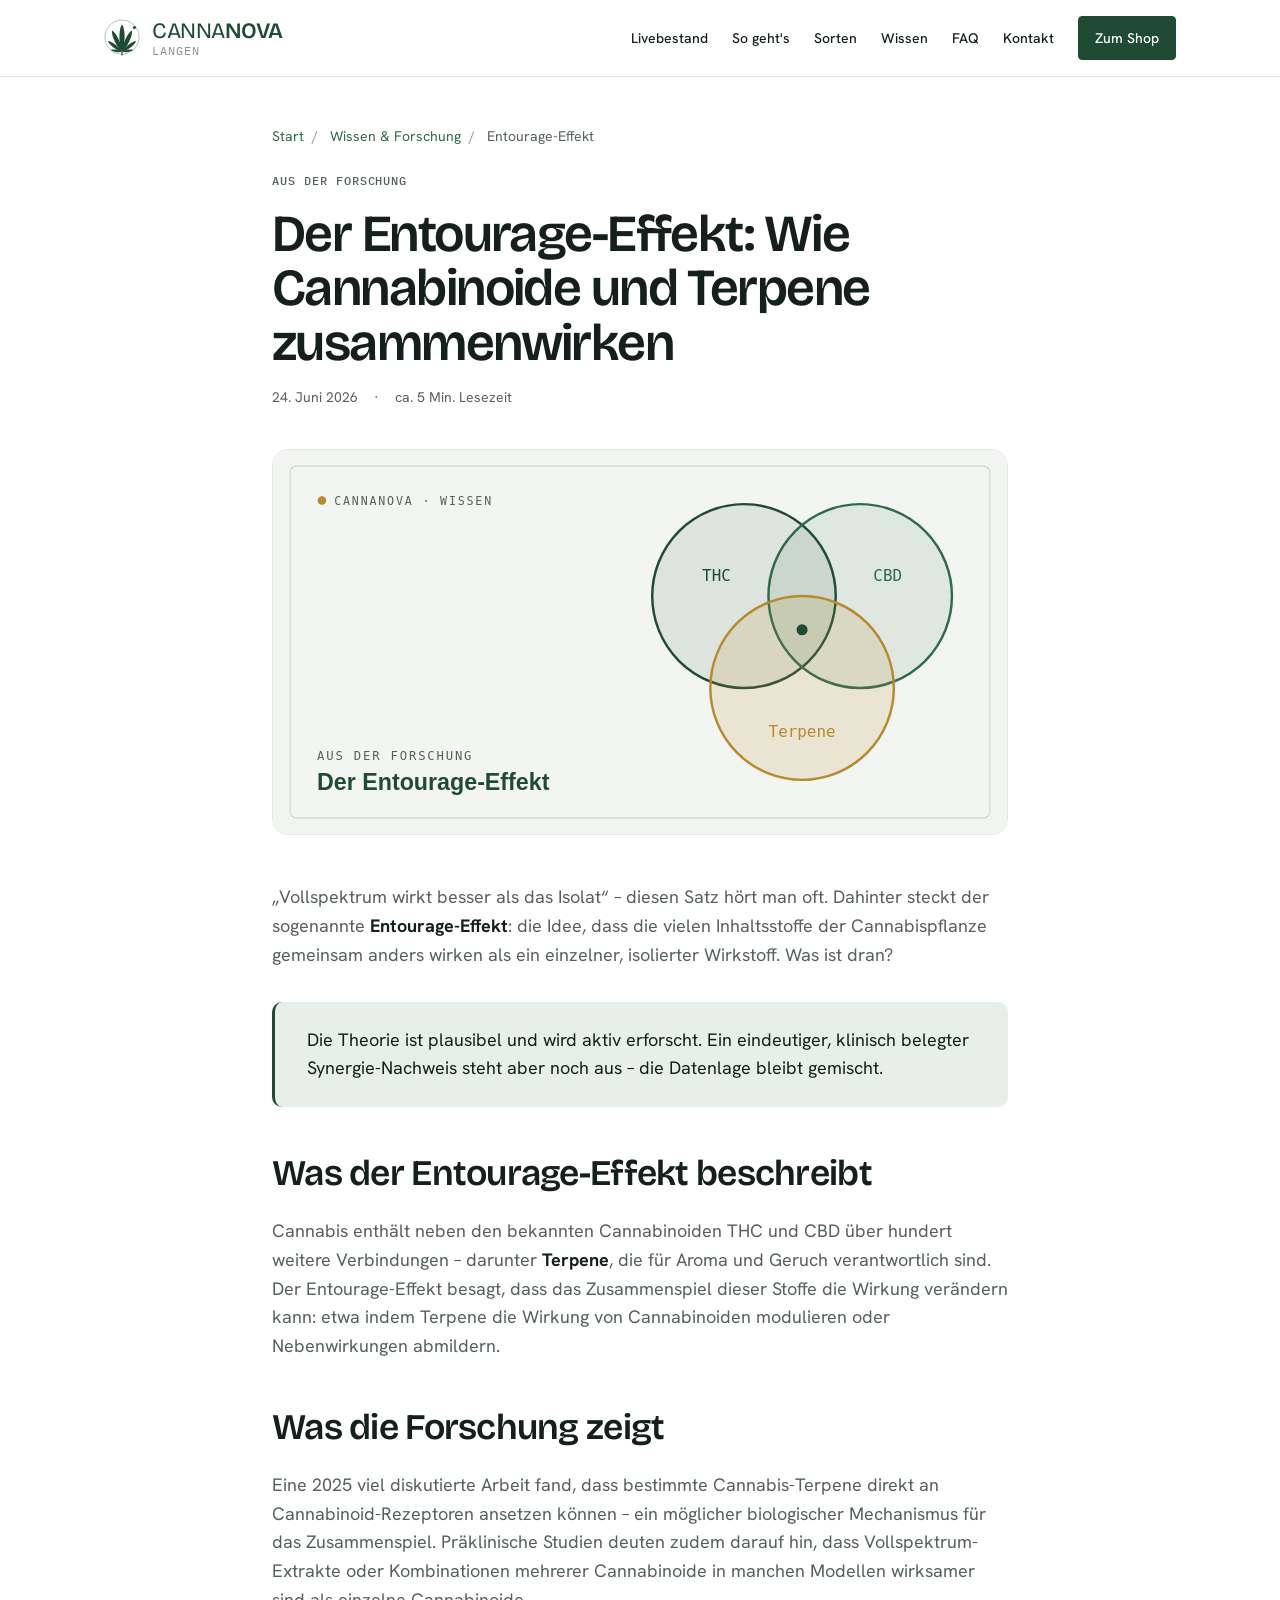
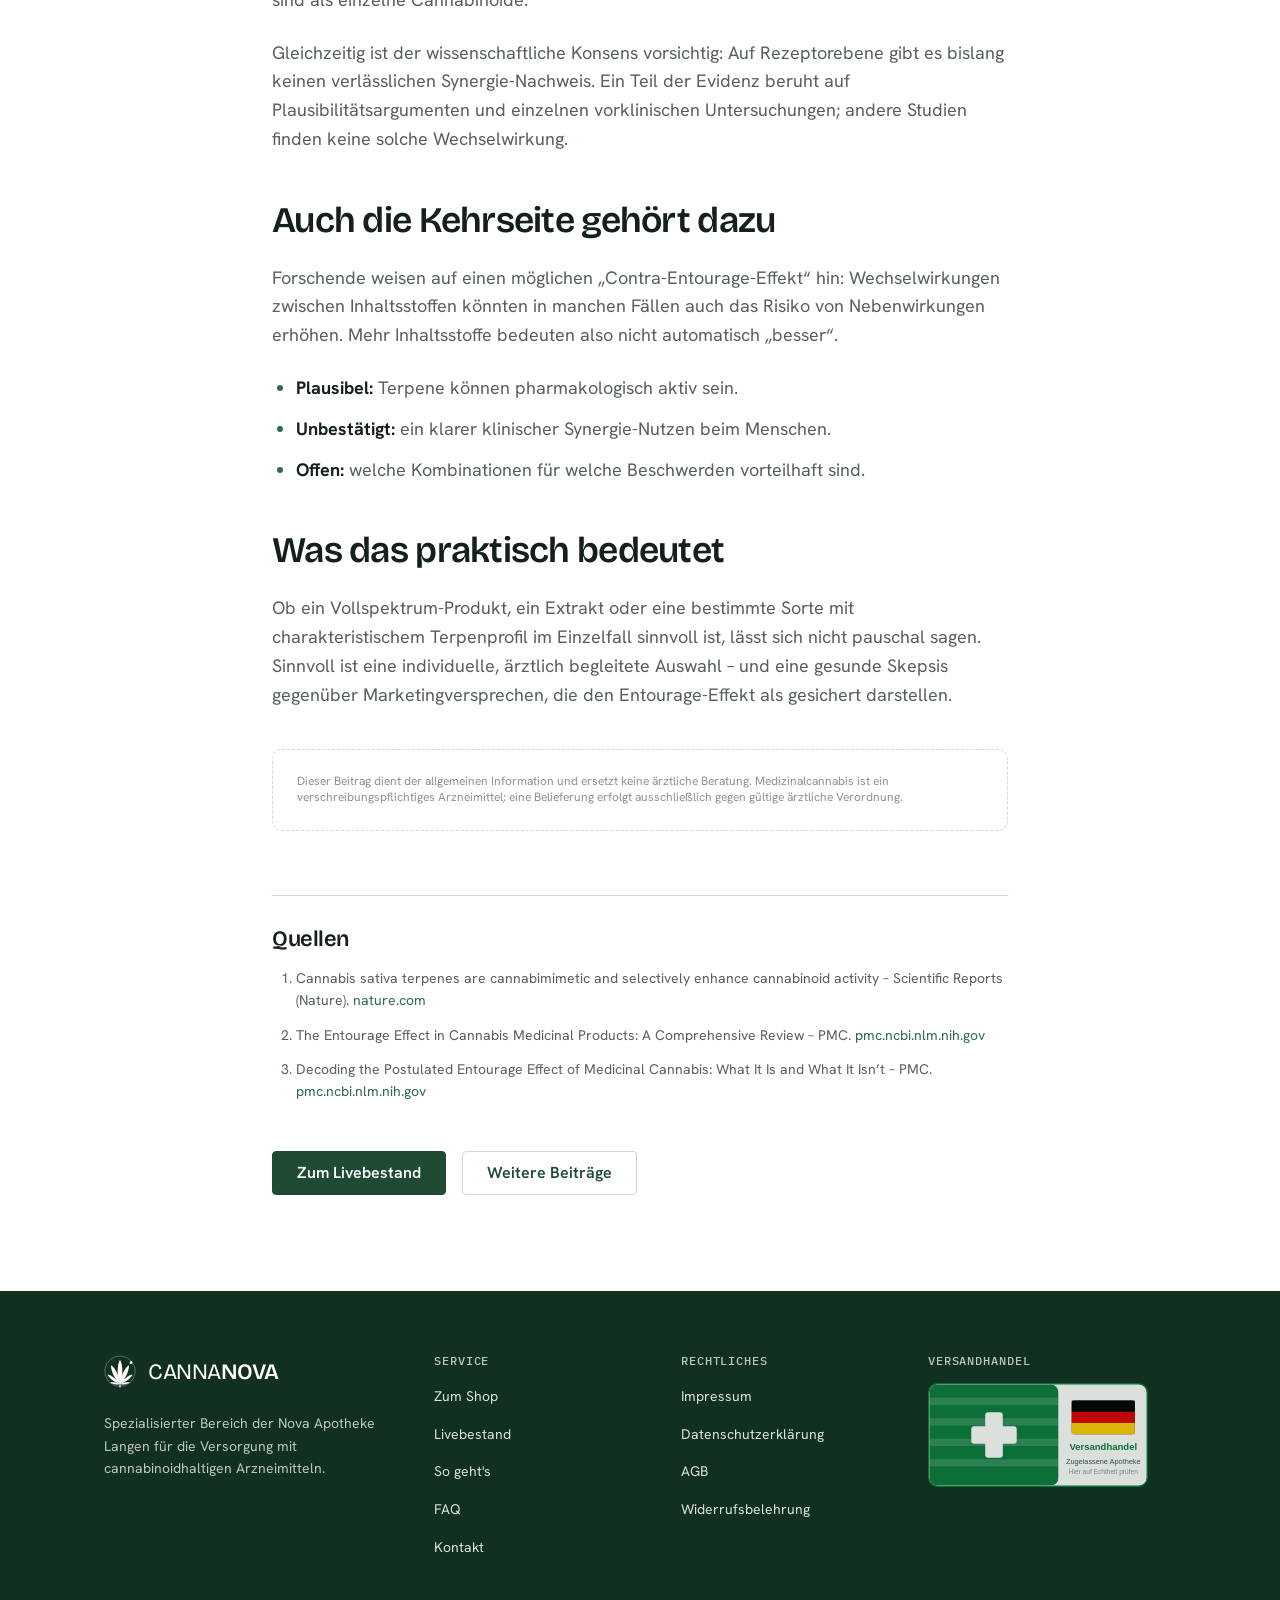
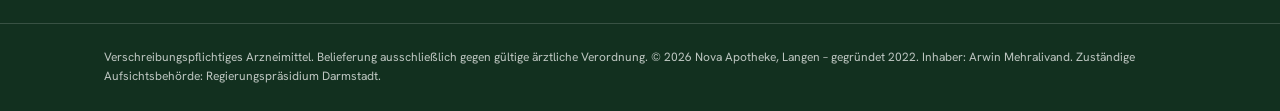
<file: blog/entourage-effekt-terpene-cannabinoide.html>
<!DOCTYPE html>
<html lang="de-DE">
<head>
  <meta charset="UTF-8">
  <meta name="viewport" content="width=device-width, initial-scale=1, viewport-fit=cover">

  <title>Entourage-Effekt: Terpene & Cannabinoide im Zusammenspiel | CannaNova</title>
  <meta name="description" content="Vollspektrum oder Isolat? Was der Entourage-Effekt bedeutet, was die Forschung 2025 belegt und was offen bleibt – sachlich erklärt von CannaNova Langen.">
  <meta name="robots" content="index,follow">
  <link rel="canonical" href="https://cannanova-langen.de/blog/entourage-effekt-terpene-cannabinoide">

  <meta property="og:type" content="article">
  <meta property="og:title" content="Der Entourage-Effekt: Wie Cannabinoide und Terpene zusammenwirken">
  <meta property="og:description" content="Was der Entourage-Effekt bedeutet, was die Forschung belegt und was offen bleibt.">
  <meta property="og:url" content="https://cannanova-langen.de/blog/entourage-effekt-terpene-cannabinoide">
  <meta property="og:image" content="https://cannanova-langen.de/assets/blog/entourage-effekt.svg">
  <meta property="og:locale" content="de_DE">
  <meta property="og:site_name" content="CannaNova">

  <meta name="twitter:card" content="summary_large_image">
  <meta name="twitter:title" content="Der Entourage-Effekt: Cannabinoide und Terpene im Zusammenspiel">
  <meta name="twitter:description" content="Was der Entourage-Effekt bedeutet, was die Forschung belegt und was offen bleibt.">
  <meta name="twitter:image" content="https://cannanova-langen.de/assets/blog/entourage-effekt.svg">

  <link rel="icon" href="/assets/favicon.svg" type="image/svg+xml">
  <link rel="apple-touch-icon" href="/assets/apple-touch-icon.png">
  <meta name="theme-color" content="#1f4a33">

  <link rel="preconnect" href="https://fonts.googleapis.com">
  <link rel="preconnect" href="https://fonts.gstatic.com" crossorigin>
  <link href="https://fonts.googleapis.com/css2?family=Bricolage+Grotesque:opsz,wght@12..96,500;12..96,600;12..96,700&family=Hanken+Grotesk:wght@400;500;600;700&family=IBM+Plex+Mono:wght@400;500&display=swap" rel="stylesheet">

  <link rel="stylesheet" href="../css/tokens.css">
  <link rel="stylesheet" href="../css/components.css">
  <link rel="stylesheet" href="../css/page-blog.css">

  <script type="application/ld+json">
  {
    "@context": "https://schema.org",
    "@type": "BlogPosting",
    "headline": "Der Entourage-Effekt: Wie Cannabinoide und Terpene zusammenwirken",
    "description": "Was der Entourage-Effekt bedeutet, was die Forschung belegt und was offen bleibt.",
    "image": "https://cannanova-langen.de/assets/blog/entourage-effekt.svg",
    "datePublished": "2026-06-24",
    "dateModified": "2026-06-24",
    "inLanguage": "de-DE",
    "author": { "@type": "Organization", "name": "CannaNova – Nova Apotheke Langen" },
    "publisher": {
      "@type": "Organization",
      "name": "CannaNova",
      "logo": { "@type": "ImageObject", "url": "https://cannanova-langen.de/assets/logo-mark.svg" }
    },
    "mainEntityOfPage": "https://cannanova-langen.de/blog/entourage-effekt-terpene-cannabinoide"
  }
  </script>
  <script type="application/ld+json">
  {
    "@context": "https://schema.org",
    "@type": "BreadcrumbList",
    "itemListElement": [
      { "@type": "ListItem", "position": 1, "name": "Start", "item": "https://cannanova-langen.de/" },
      { "@type": "ListItem", "position": 2, "name": "Wissen & Forschung", "item": "https://cannanova-langen.de/#wissen" },
      { "@type": "ListItem", "position": 3, "name": "Der Entourage-Effekt" }
    ]
  }
  </script>
</head>

<body>
  <!-- Brand mark, defined once and reused via <use>. -->
  <svg width="0" height="0" style="position:absolute" aria-hidden="true" focusable="false">
    <symbol id="cn-mark" viewBox="0 0 200 210"><ellipse cx="100" cy="100" rx="95" ry="95" fill="none" stroke="currentColor" stroke-width="4" opacity="0.42" transform="rotate(-16 100 100)"/><circle cx="169" cy="47" r="8.5" fill="currentColor"/><path d="M0,0 C -25.08,-63.84 -12.54,-139.84 0,-152 C 12.54,-139.84 25.08,-63.84 0,0 Z" transform="translate(100,182)" fill="currentColor"/><path d="M0,0 C -21.57,-54.9 -10.78,-120.26 0,-130.72 C 10.78,-120.26 21.57,-54.9 0,0 Z" transform="translate(100,182) rotate(25)" fill="currentColor"/><path d="M0,0 C -21.57,-54.9 -10.78,-120.26 0,-130.72 C 10.78,-120.26 21.57,-54.9 0,0 Z" transform="translate(100,182) rotate(-25)" fill="currentColor"/><path d="M0,0 C -16.30,-41.5 -8.15,-90.9 0,-98.8 C 8.15,-90.9 16.30,-41.5 0,0 Z" transform="translate(100,182) rotate(52)" fill="currentColor"/><path d="M0,0 C -16.30,-41.5 -8.15,-90.9 0,-98.8 C 8.15,-90.9 16.30,-41.5 0,0 Z" transform="translate(100,182) rotate(-52)" fill="currentColor"/><path d="M0,0 C -10.28,-26.17 -5.14,-57.33 0,-62.32 C 5.14,-57.33 10.28,-26.17 0,0 Z" transform="translate(100,182) rotate(80)" fill="currentColor"/><path d="M0,0 C -10.28,-26.17 -5.14,-57.33 0,-62.32 C 5.14,-57.33 10.28,-26.17 0,0 Z" transform="translate(100,182) rotate(-80)" fill="currentColor"/><rect x="96.5" y="182" width="7" height="20" rx="3.5" fill="currentColor"/></symbol>
  </svg>

  <a class="skip-link" href="#main">Zum Inhalt springen</a>

  <!-- ===================== HEADER ===================== -->
  <header class="site-header">
    <div class="container site-header__inner">
      <a class="brand" href="/" aria-label="CannaNova – Startseite">
        <span class="brand__mark" aria-hidden="true"><svg><use href="#cn-mark"/></svg></span>
        <span class="brand__lockup">
          <span class="brand__name"><span class="brand__name-canna">CANNA</span>NOVA</span>
          <span class="brand__sub">Langen</span>
        </span>
      </a>
      <nav class="site-nav" id="site-nav" aria-label="Hauptnavigation">
        <a href="/#livebestand">Livebestand</a>
        <a href="/#so-gehts">So geht's</a>
        <a href="/#sorten">Sorten</a>
        <a href="/#wissen">Wissen</a>
        <a href="/#faq">FAQ</a>
        <a href="/#kontakt">Kontakt</a>
        <a class="btn btn--primary site-nav__cta" href="https://shop.cannanova-langen.de" target="_blank" rel="noopener">Zum Shop</a>
      </nav>
      <button type="button" class="nav-toggle" id="nav-toggle" aria-expanded="false" aria-controls="site-nav" aria-label="Menü öffnen">
        <span></span><span></span><span></span>
      </button>
    </div>
  </header>

  <main id="main">
    <article class="section article">
      <div class="container">
        <div class="article__inner">
          <nav class="breadcrumb" aria-label="Brotkrumennavigation">
            <a href="/">Start</a><span aria-hidden="true">/</span>
            <a href="/#wissen">Wissen &amp; Forschung</a><span aria-hidden="true">/</span>
            Entourage-Effekt
          </nav>

          <p class="step__label">Aus der Forschung</p>
          <h1>Der Entourage-Effekt: Wie Cannabinoide und Terpene zusammenwirken</h1>
          <div class="article__meta">
            <span>24. Juni 2026</span>
            <span aria-hidden="true">·</span>
            <span>ca. 5 Min. Lesezeit</span>
          </div>

          <figure class="article__cover">
            <img src="../assets/blog/entourage-effekt.svg" alt="Drei sich überlagernde Kreise für THC, CBD und Terpene als Sinnbild ihres Zusammenspiels" width="1200" height="630">
          </figure>

          <div class="prose">
            <p>„Vollspektrum wirkt besser als das Isolat“ – diesen Satz hört man oft. Dahinter steckt der sogenannte <strong>Entourage-Effekt</strong>: die Idee, dass die vielen Inhaltsstoffe der Cannabispflanze gemeinsam anders wirken als ein einzelner, isolierter Wirkstoff. Was ist dran?</p>

            <blockquote>Die Theorie ist plausibel und wird aktiv erforscht. Ein eindeutiger, klinisch belegter Synergie-Nachweis steht aber noch aus – die Datenlage bleibt gemischt.</blockquote>

            <h2>Was der Entourage-Effekt beschreibt</h2>
            <p>Cannabis enthält neben den bekannten Cannabinoiden THC und CBD über hundert weitere Verbindungen – darunter <strong>Terpene</strong>, die für Aroma und Geruch verantwortlich sind. Der Entourage-Effekt besagt, dass das Zusammenspiel dieser Stoffe die Wirkung verändern kann: etwa indem Terpene die Wirkung von Cannabinoiden modulieren oder Nebenwirkungen abmildern.</p>

            <h2>Was die Forschung zeigt</h2>
            <p>Eine 2025 viel diskutierte Arbeit fand, dass bestimmte Cannabis-Terpene direkt an Cannabinoid-Rezeptoren ansetzen können – ein möglicher biologischer Mechanismus für das Zusammenspiel. Präklinische Studien deuten zudem darauf hin, dass Vollspektrum-Extrakte oder Kombinationen mehrerer Cannabinoide in manchen Modellen wirksamer sind als einzelne Cannabinoide.</p>
            <p>Gleichzeitig ist der wissenschaftliche Konsens vorsichtig: Auf Rezeptorebene gibt es bislang keinen verlässlichen Synergie-Nachweis. Ein Teil der Evidenz beruht auf Plausibilitätsargumenten und einzelnen vorklinischen Untersuchungen; andere Studien finden keine solche Wechselwirkung.</p>

            <h2>Auch die Kehrseite gehört dazu</h2>
            <p>Forschende weisen auf einen möglichen „Contra-Entourage-Effekt“ hin: Wechselwirkungen zwischen Inhaltsstoffen könnten in manchen Fällen auch das Risiko von Nebenwirkungen erhöhen. Mehr Inhaltsstoffe bedeuten also nicht automatisch „besser“.</p>
            <ul>
              <li><strong>Plausibel:</strong> Terpene können pharmakologisch aktiv sein.</li>
              <li><strong>Unbestätigt:</strong> ein klarer klinischer Synergie-Nutzen beim Menschen.</li>
              <li><strong>Offen:</strong> welche Kombinationen für welche Beschwerden vorteilhaft sind.</li>
            </ul>

            <h2>Was das praktisch bedeutet</h2>
            <p>Ob ein Vollspektrum-Produkt, ein Extrakt oder eine bestimmte Sorte mit charakteristischem Terpenprofil im Einzelfall sinnvoll ist, lässt sich nicht pauschal sagen. Sinnvoll ist eine individuelle, ärztlich begleitete Auswahl – und eine gesunde Skepsis gegenüber Marketingversprechen, die den Entourage-Effekt als gesichert darstellen.</p>
          </div>

          <div class="article__disclaimer">
            <p class="fine-print">Dieser Beitrag dient der allgemeinen Information und ersetzt keine ärztliche Beratung. Medizinalcannabis ist ein verschreibungspflichtiges Arzneimittel; eine Belieferung erfolgt ausschließlich gegen gültige ärztliche Verordnung.</p>
          </div>

          <div class="article__sources">
            <h2>Quellen</h2>
            <ol>
              <li>Cannabis sativa terpenes are cannabimimetic and selectively enhance cannabinoid activity – Scientific Reports (Nature). <a href="https://www.nature.com/articles/s41598-021-87740-8" target="_blank" rel="noopener">nature.com</a></li>
              <li>The Entourage Effect in Cannabis Medicinal Products: A Comprehensive Review – PMC. <a href="https://pmc.ncbi.nlm.nih.gov/articles/PMC11870048/" target="_blank" rel="noopener">pmc.ncbi.nlm.nih.gov</a></li>
              <li>Decoding the Postulated Entourage Effect of Medicinal Cannabis: What It Is and What It Isn’t – PMC. <a href="https://pmc.ncbi.nlm.nih.gov/articles/PMC10452568/" target="_blank" rel="noopener">pmc.ncbi.nlm.nih.gov</a></li>
            </ol>
          </div>

          <div class="article__cta">
            <a class="btn btn--primary" href="/#livebestand">Zum Livebestand</a>
            <a class="btn btn--secondary" href="/#wissen">Weitere Beiträge</a>
          </div>
        </div>
      </div>
    </article>
  </main>

  <!-- ===================== FOOTER ===================== -->
  <footer class="site-footer">
    <div class="container site-footer__grid">
      <div class="site-footer__col">
        <span class="brand brand--footer">
          <span class="brand__mark" aria-hidden="true"><svg><use href="#cn-mark"/></svg></span>
          <span class="brand__name"><span class="brand__name-canna">CANNA</span>NOVA</span>
        </span>
        <p class="site-footer__about">
          Spezialisierter Bereich der Nova Apotheke Langen für die Versorgung
          mit cannabinoidhaltigen Arzneimitteln.
        </p>
      </div>
      <div class="site-footer__col">
        <h4>Service</h4>
        <ul>
          <li><a href="https://shop.cannanova-langen.de" target="_blank" rel="noopener">Zum Shop</a></li>
          <li><a href="/#livebestand">Livebestand</a></li>
          <li><a href="/#so-gehts">So geht's</a></li>
          <li><a href="/#faq">FAQ</a></li>
          <li><a href="/#kontakt">Kontakt</a></li>
        </ul>
      </div>
      <div class="site-footer__col">
        <h4>Rechtliches</h4>
        <ul>
          <li><a href="https://shop.cannanova-langen.de/imprint">Impressum</a></li>
          <li><a href="https://shop.cannanova-langen.de/privacy-policy">Datenschutzerklärung</a></li>
          <li><a href="https://shop.cannanova-langen.de/terms-and-conditions">AGB</a></li>
          <li><a href="https://shop.cannanova-langen.de/revocation-policy">Widerrufsbelehrung</a></li>
        </ul>
      </div>
      <div class="site-footer__col">
        <h4>Versandhandel</h4>
        <a class="footer-eu-logo" href="https://versandhandel.dimdi.de/websearch/servlet/Gate?accessid=dimdi_var&amp;term=fba00b594ee5b1232fe0a29856563b41" target="_blank" rel="noopener" aria-label="Eintrag der Nova Apotheke im EU-Versandhandelsregister prüfen">
          <img src="/assets/eu-versandhandel-logo.svg" alt="Gemeinsames EU-Versandhandelslogo – Nova Apotheke im Versandhandelsregister prüfen" width="300" height="142" loading="lazy">
        </a>
      </div>
    </div>
    <div class="site-footer__legal">
      <div class="container">
        Verschreibungspflichtiges Arzneimittel. Belieferung ausschließlich gegen
        gültige ärztliche Verordnung. © 2026 Nova Apotheke, Langen – gegründet 2022.
        Inhaber: Arwin Mehralivand. Zuständige Aufsichtsbehörde:
        Regierungspräsidium Darmstadt.
      </div>
    </div>
  </footer>

  <script src="../js/nav-toggle.js" defer></script>
</body>
</html>
</file>
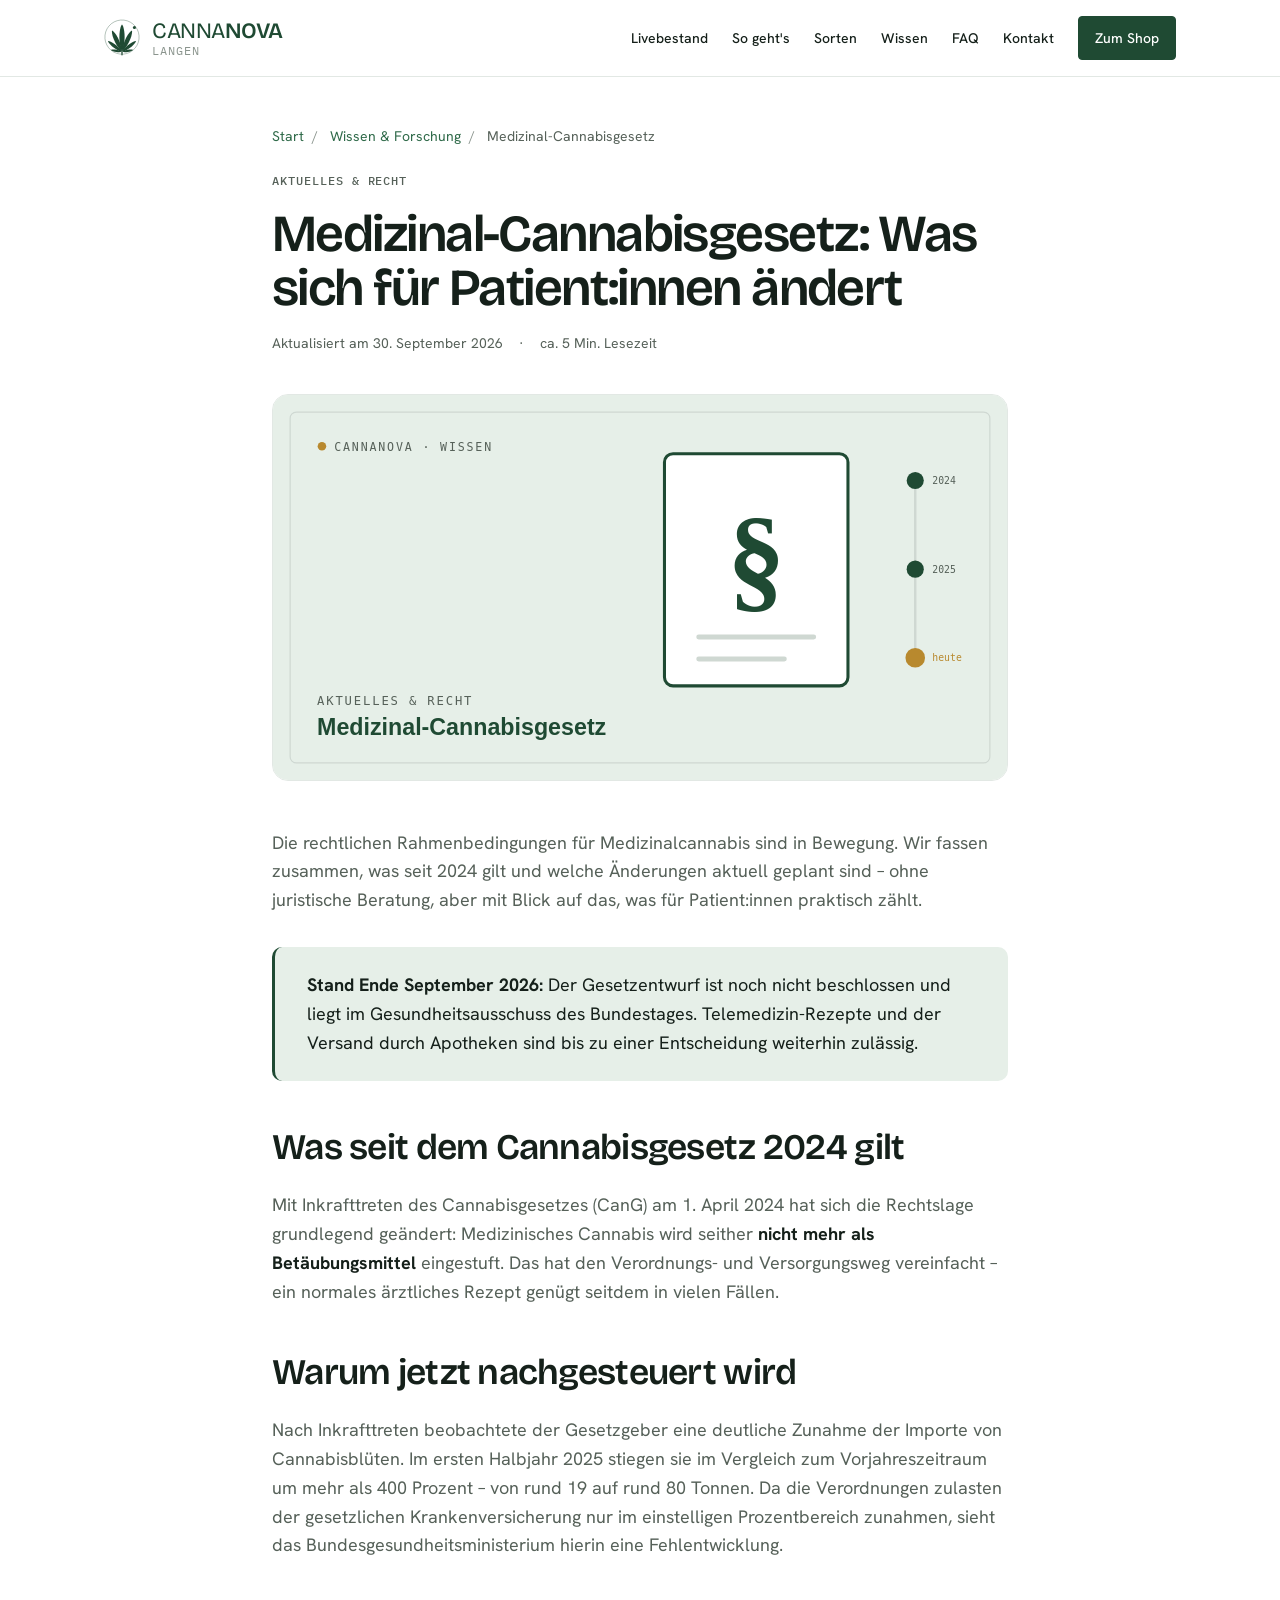
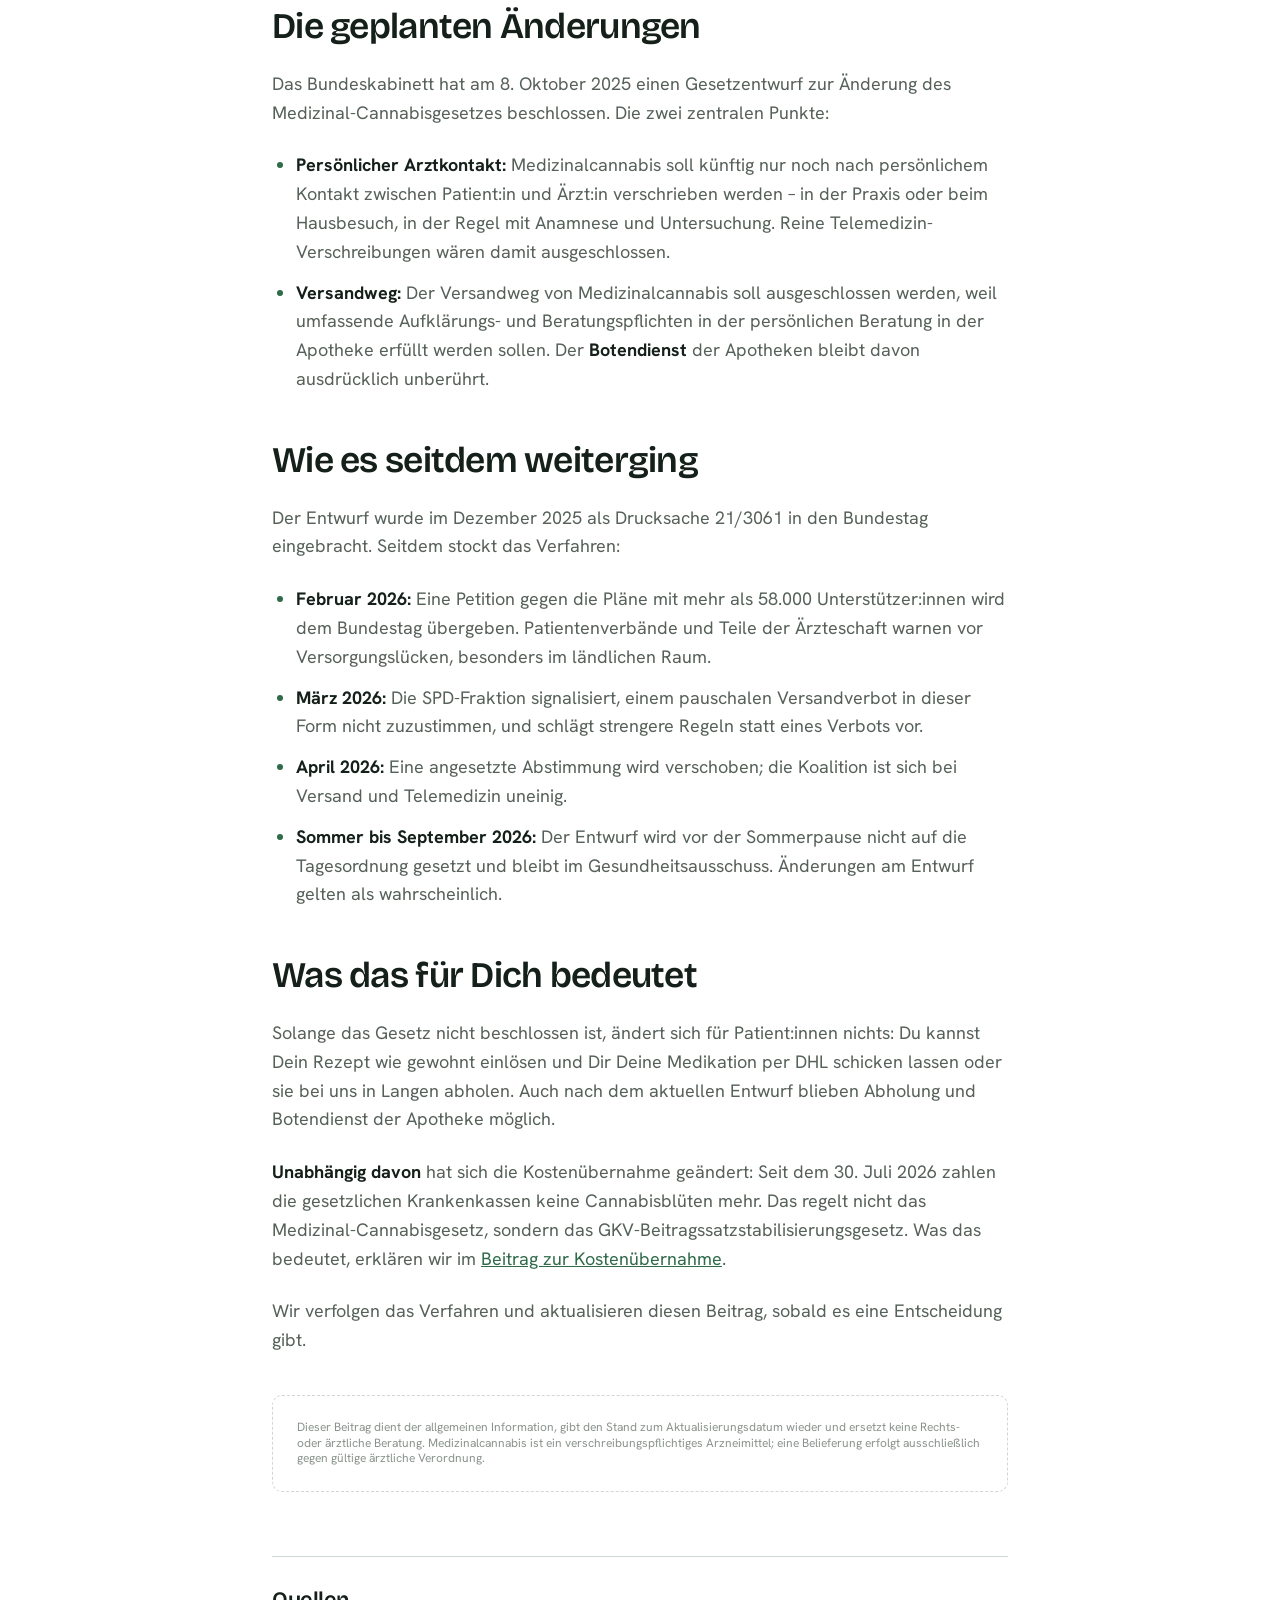
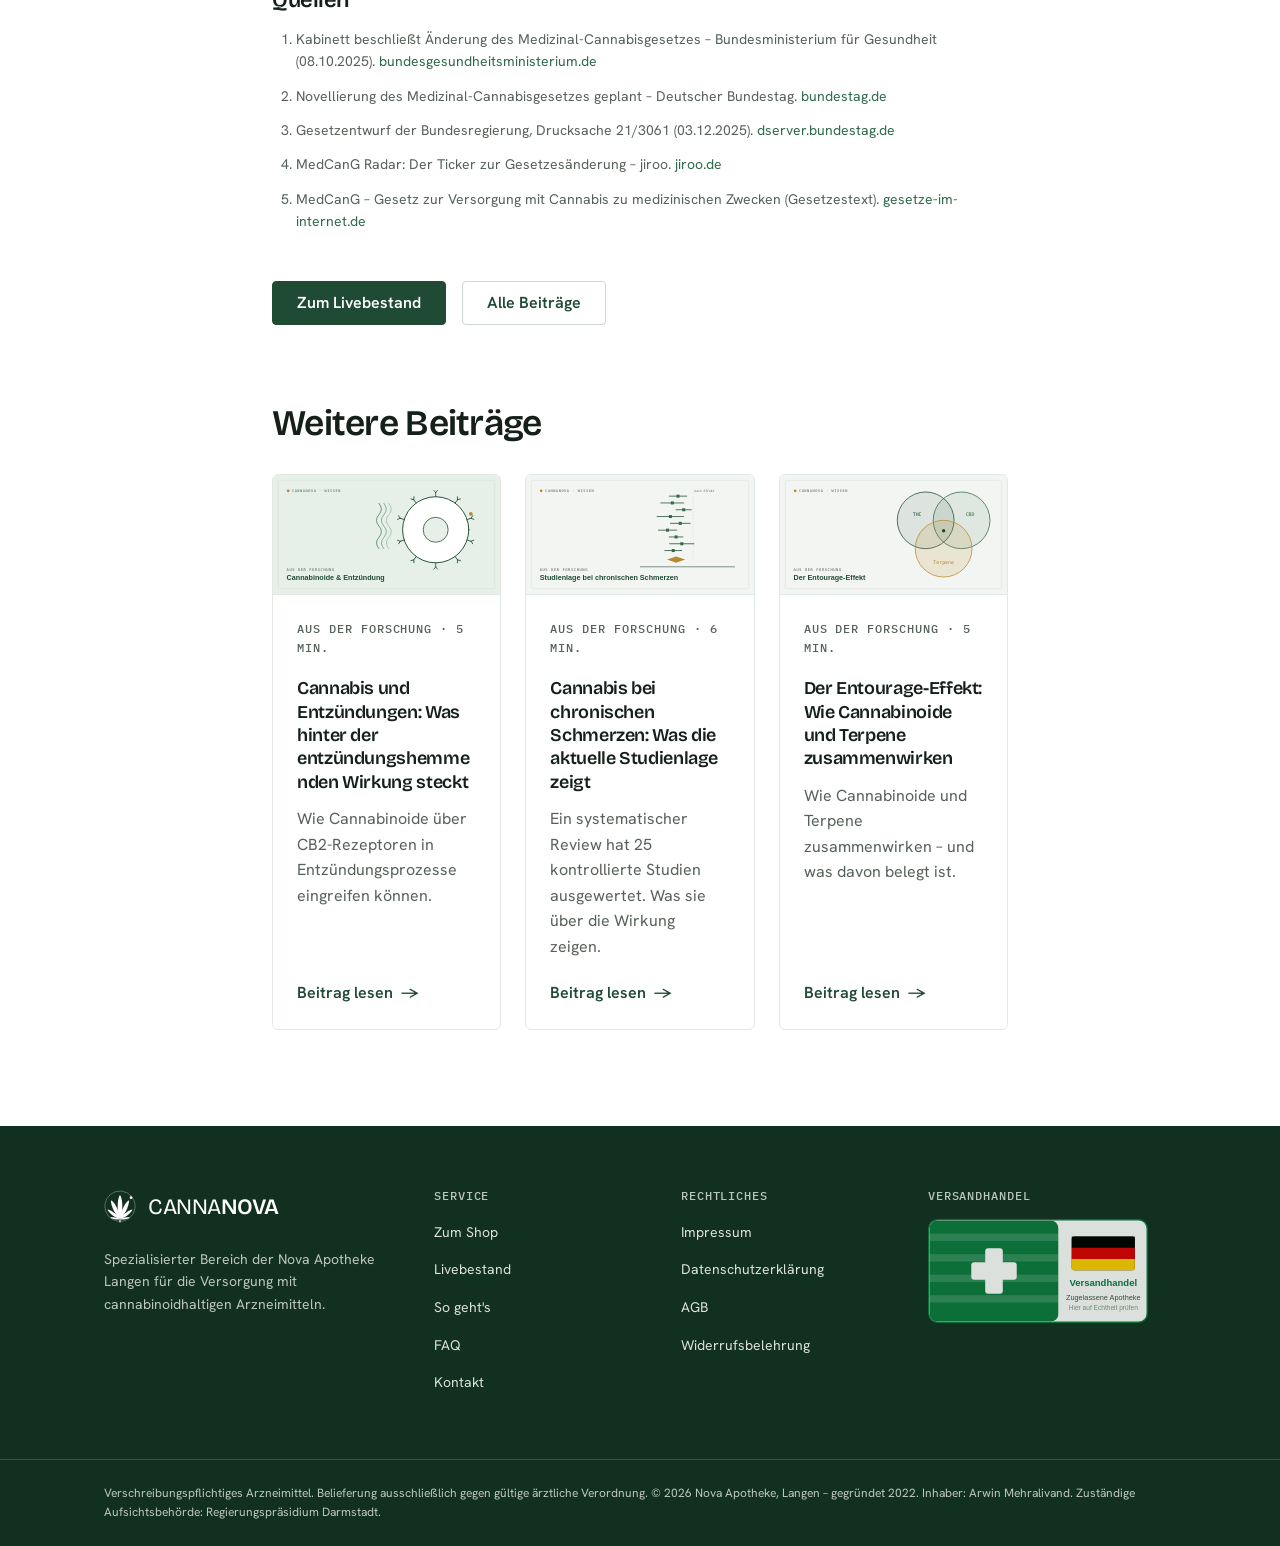
<file: blog/medizinal-cannabisgesetz-aenderungen-2026.html>
<!DOCTYPE html>
<html lang="de-DE">
<head>
  <meta charset="UTF-8">
  <meta name="viewport" content="width=device-width, initial-scale=1, viewport-fit=cover">

  <title>Medizinal-Cannabisgesetz: geplante Änderungen einfach erklärt | CannaNova</title>
  <meta name="description" content="Cannabisgesetz seit 2024, geplante Novelle 2025/2026: persönlicher Arztkontakt, Versandweg & Botendienst. Was sich für Patient:innen ändert – von CannaNova Langen.">
  <meta name="robots" content="index,follow">
  <link rel="canonical" href="https://cannanova-langen.de/blog/medizinal-cannabisgesetz-aenderungen-2026">

  <meta property="og:type" content="article">
  <meta property="og:title" content="Medizinal-Cannabisgesetz: Was sich für Patient:innen ändert">
  <meta property="og:description" content="Cannabisgesetz seit 2024 und die geplante Novelle: persönlicher Arztkontakt, Versandweg und Botendienst – sachlich erklärt.">
  <meta property="og:url" content="https://cannanova-langen.de/blog/medizinal-cannabisgesetz-aenderungen-2026">
  <meta property="og:image" content="https://cannanova-langen.de/assets/blog/cannabisgesetz.png">
  <meta property="og:image:width" content="1200">
  <meta property="og:image:height" content="630">
  <meta property="og:locale" content="de_DE">
  <meta property="og:site_name" content="CannaNova">

  <meta name="twitter:card" content="summary_large_image">
  <meta name="twitter:title" content="Medizinal-Cannabisgesetz: Was sich für Patient:innen ändert">
  <meta name="twitter:description" content="Cannabisgesetz seit 2024 und die geplante Novelle – sachlich erklärt.">
  <meta name="twitter:image" content="https://cannanova-langen.de/assets/blog/cannabisgesetz.png">

  <link rel="icon" href="/assets/favicon.svg" type="image/svg+xml">
  <link rel="apple-touch-icon" href="/assets/apple-touch-icon.png">
  <meta name="theme-color" content="#1f4a33">

  <link rel="preconnect" href="https://fonts.googleapis.com">
  <link rel="preconnect" href="https://fonts.gstatic.com" crossorigin>
  <link href="https://fonts.googleapis.com/css2?family=Bricolage+Grotesque:opsz,wght@12..96,500;12..96,600;12..96,700&family=Hanken+Grotesk:wght@400;500;600;700&family=IBM+Plex+Mono:wght@400;500&display=swap" rel="stylesheet">

  <link rel="stylesheet" href="/css/tokens.css">
  <link rel="stylesheet" href="/css/components.css">
  <link rel="stylesheet" href="/css/page-blog.css">

  <script type="application/ld+json">
  {
    "@context": "https://schema.org",
    "@type": "BlogPosting",
    "headline": "Medizinal-Cannabisgesetz: Was sich für Patient:innen ändert",
    "description": "Cannabisgesetz seit 2024 und die geplante Novelle: persönlicher Arztkontakt, Versandweg und Botendienst – sachlich erklärt.",
    "image": "https://cannanova-langen.de/assets/blog/cannabisgesetz.png",
    "datePublished": "2026-06-24",
    "dateModified": "2026-09-30",
    "inLanguage": "de-DE",
    "author": { "@type": "Organization", "name": "CannaNova – Nova Apotheke Langen" },
    "publisher": {
      "@type": "Organization",
      "name": "CannaNova",
      "logo": { "@type": "ImageObject", "url": "https://cannanova-langen.de/assets/logo-mark.svg" }
    },
    "mainEntityOfPage": "https://cannanova-langen.de/blog/medizinal-cannabisgesetz-aenderungen-2026"
  }
  </script>
  <script type="application/ld+json">
  {
    "@context": "https://schema.org",
    "@type": "BreadcrumbList",
    "itemListElement": [
      { "@type": "ListItem", "position": 1, "name": "Start", "item": "https://cannanova-langen.de/" },
      { "@type": "ListItem", "position": 2, "name": "Wissen & Forschung", "item": "https://cannanova-langen.de/blog/" },
      { "@type": "ListItem", "position": 3, "name": "Medizinal-Cannabisgesetz" }
    ]
  }
  </script>
</head>

<body>
  <!-- Brand mark, defined once and reused via <use>. -->
  <svg width="0" height="0" style="position:absolute" aria-hidden="true" focusable="false">
    <symbol id="cn-mark" viewBox="0 0 200 210"><ellipse cx="100" cy="100" rx="95" ry="95" fill="none" stroke="currentColor" stroke-width="4" opacity="0.42" transform="rotate(-16 100 100)"/><circle cx="169" cy="47" r="8.5" fill="currentColor"/><path d="M0,0 C -25.08,-63.84 -12.54,-139.84 0,-152 C 12.54,-139.84 25.08,-63.84 0,0 Z" transform="translate(100,182)" fill="currentColor"/><path d="M0,0 C -21.57,-54.9 -10.78,-120.26 0,-130.72 C 10.78,-120.26 21.57,-54.9 0,0 Z" transform="translate(100,182) rotate(25)" fill="currentColor"/><path d="M0,0 C -21.57,-54.9 -10.78,-120.26 0,-130.72 C 10.78,-120.26 21.57,-54.9 0,0 Z" transform="translate(100,182) rotate(-25)" fill="currentColor"/><path d="M0,0 C -16.30,-41.5 -8.15,-90.9 0,-98.8 C 8.15,-90.9 16.30,-41.5 0,0 Z" transform="translate(100,182) rotate(52)" fill="currentColor"/><path d="M0,0 C -16.30,-41.5 -8.15,-90.9 0,-98.8 C 8.15,-90.9 16.30,-41.5 0,0 Z" transform="translate(100,182) rotate(-52)" fill="currentColor"/><path d="M0,0 C -10.28,-26.17 -5.14,-57.33 0,-62.32 C 5.14,-57.33 10.28,-26.17 0,0 Z" transform="translate(100,182) rotate(80)" fill="currentColor"/><path d="M0,0 C -10.28,-26.17 -5.14,-57.33 0,-62.32 C 5.14,-57.33 10.28,-26.17 0,0 Z" transform="translate(100,182) rotate(-80)" fill="currentColor"/><rect x="96.5" y="182" width="7" height="20" rx="3.5" fill="currentColor"/></symbol>
  </svg>

  <a class="skip-link" href="#main">Zum Inhalt springen</a>

  <!-- ===================== HEADER ===================== -->
  <header class="site-header">
    <div class="container site-header__inner">
      <a class="brand" href="/" aria-label="CannaNova – Startseite">
        <span class="brand__mark" aria-hidden="true"><svg><use href="#cn-mark"/></svg></span>
        <span class="brand__lockup">
          <span class="brand__name"><span class="brand__name-canna">CANNA</span>NOVA</span>
          <span class="brand__sub">Langen</span>
        </span>
      </a>
      <nav class="site-nav" id="site-nav" aria-label="Hauptnavigation">
        <a href="/#livebestand">Livebestand</a>
        <a href="/#so-gehts">So geht's</a>
        <a href="/#sorten">Sorten</a>
        <a href="/#wissen">Wissen</a>
        <a href="/#faq">FAQ</a>
        <a href="/#kontakt">Kontakt</a>
        <a class="btn btn--primary site-nav__cta" href="https://shop.cannanova-langen.de" target="_blank" rel="noopener">Zum Shop</a>
      </nav>
      <button type="button" class="nav-toggle" id="nav-toggle" aria-expanded="false" aria-controls="site-nav" aria-label="Menü öffnen">
        <span></span><span></span><span></span>
      </button>
    </div>
  </header>

  <main id="main">
    <article class="section article">
      <div class="container">
        <div class="article__inner">
          <nav class="breadcrumb" aria-label="Brotkrumennavigation">
            <a href="/">Start</a><span aria-hidden="true">/</span>
            <a href="/blog/">Wissen &amp; Forschung</a><span aria-hidden="true">/</span>
            Medizinal-Cannabisgesetz
          </nav>

          <p class="step__label">Aktuelles &amp; Recht</p>
          <h1>Medizinal-Cannabisgesetz: Was sich für Patient:innen ändert</h1>
          <div class="article__meta">
            <span>Aktualisiert am 30. September 2026</span>
            <span aria-hidden="true">·</span>
            <span>ca. 5 Min. Lesezeit</span>
          </div>

          <figure class="article__cover">
            <img src="/assets/blog/cannabisgesetz.svg" alt="Paragrafenzeichen auf einem Dokument als Sinnbild für die Gesetzeslage zu Medizinalcannabis" width="1200" height="630">
          </figure>

          <div class="prose">
            <p>Die rechtlichen Rahmenbedingungen für Medizinalcannabis sind in Bewegung. Wir fassen zusammen, was seit 2024 gilt und welche Änderungen aktuell geplant sind – ohne juristische Beratung, aber mit Blick auf das, was für Patient:innen praktisch zählt.</p>

            <blockquote><strong>Stand Ende September 2026:</strong> Der Gesetzentwurf ist noch nicht beschlossen und liegt im Gesundheitsausschuss des Bundestages. Telemedizin-Rezepte und der Versand durch Apotheken sind bis zu einer Entscheidung weiterhin zulässig.</blockquote>

            <h2>Was seit dem Cannabisgesetz 2024 gilt</h2>
            <p>Mit Inkrafttreten des Cannabisgesetzes (CanG) am 1. April 2024 hat sich die Rechtslage grundlegend geändert: Medizinisches Cannabis wird seither <strong>nicht mehr als Betäubungsmittel</strong> eingestuft. Das hat den Verordnungs- und Versorgungsweg vereinfacht – ein normales ärztliches Rezept genügt seitdem in vielen Fällen.</p>

            <h2>Warum jetzt nachgesteuert wird</h2>
            <p>Nach Inkrafttreten beobachtete der Gesetzgeber eine deutliche Zunahme der Importe von Cannabisblüten. Im ersten Halbjahr 2025 stiegen sie im Vergleich zum Vorjahreszeitraum um mehr als 400 Prozent – von rund 19 auf rund 80 Tonnen. Da die Verordnungen zulasten der gesetzlichen Krankenversicherung nur im einstelligen Prozentbereich zunahmen, sieht das Bundesgesundheitsministerium hierin eine Fehlentwicklung.</p>

            <h2>Die geplanten Änderungen</h2>
            <p>Das Bundeskabinett hat am 8. Oktober 2025 einen Gesetzentwurf zur Änderung des Medizinal-Cannabisgesetzes beschlossen. Die zwei zentralen Punkte:</p>
            <ul>
              <li><strong>Persönlicher Arztkontakt:</strong> Medizinalcannabis soll künftig nur noch nach persönlichem Kontakt zwischen Patient:in und Ärzt:in verschrieben werden – in der Praxis oder beim Hausbesuch, in der Regel mit Anamnese und Untersuchung. Reine Telemedizin-Verschreibungen wären damit ausgeschlossen.</li>
              <li><strong>Versandweg:</strong> Der Versandweg von Medizinalcannabis soll ausgeschlossen werden, weil umfassende Aufklärungs- und Beratungspflichten in der persönlichen Beratung in der Apotheke erfüllt werden sollen. Der <strong>Botendienst</strong> der Apotheken bleibt davon ausdrücklich unberührt.</li>
            </ul>

            <h2>Wie es seitdem weiterging</h2>
            <p>Der Entwurf wurde im Dezember 2025 als Drucksache 21/3061 in den Bundestag eingebracht. Seitdem stockt das Verfahren:</p>
            <ul>
              <li><strong>Februar 2026:</strong> Eine Petition gegen die Pläne mit mehr als 58.000 Unterstützer:innen wird dem Bundestag übergeben. Patientenverbände und Teile der Ärzteschaft warnen vor Versorgungslücken, besonders im ländlichen Raum.</li>
              <li><strong>März 2026:</strong> Die SPD-Fraktion signalisiert, einem pauschalen Versandverbot in dieser Form nicht zuzustimmen, und schlägt strengere Regeln statt eines Verbots vor.</li>
              <li><strong>April 2026:</strong> Eine angesetzte Abstimmung wird verschoben; die Koalition ist sich bei Versand und Telemedizin uneinig.</li>
              <li><strong>Sommer bis September 2026:</strong> Der Entwurf wird vor der Sommerpause nicht auf die Tagesordnung gesetzt und bleibt im Gesundheitsausschuss. Änderungen am Entwurf gelten als wahrscheinlich.</li>
            </ul>

            <h2>Was das für Dich bedeutet</h2>
            <p>Solange das Gesetz nicht beschlossen ist, ändert sich für Patient:innen nichts: Du kannst Dein Rezept wie gewohnt einlösen und Dir Deine Medikation per DHL schicken lassen oder sie bei uns in Langen abholen. Auch nach dem aktuellen Entwurf blieben Abholung und Botendienst der Apotheke möglich.</p>
            <p><strong>Unabhängig davon</strong> hat sich die Kostenübernahme geändert: Seit dem 30. Juli 2026 zahlen die gesetzlichen Krankenkassen keine Cannabisblüten mehr. Das regelt nicht das Medizinal-Cannabisgesetz, sondern das GKV-Beitragssatzstabilisierungsgesetz. Was das bedeutet, erklären wir im <a href="/blog/cannabis-krankenkasse-kostenuebernahme-2026">Beitrag zur Kostenübernahme</a>.</p>
            <p>Wir verfolgen das Verfahren und aktualisieren diesen Beitrag, sobald es eine Entscheidung gibt.</p>
          </div>

          <div class="article__disclaimer">
            <p class="fine-print">Dieser Beitrag dient der allgemeinen Information, gibt den Stand zum Aktualisierungsdatum wieder und ersetzt keine Rechts- oder ärztliche Beratung. Medizinalcannabis ist ein verschreibungspflichtiges Arzneimittel; eine Belieferung erfolgt ausschließlich gegen gültige ärztliche Verordnung.</p>
          </div>

          <div class="article__sources">
            <h2>Quellen</h2>
            <ol>
              <li>Kabinett beschließt Änderung des Medizinal-Cannabisgesetzes – Bundesministerium für Gesundheit (08.10.2025). <a href="https://www.bundesgesundheitsministerium.de/presse/pressemitteilungen/medizinal-cannabisgesetz-kabinett-pm-08-10-25" target="_blank" rel="noopener">bundesgesundheitsministerium.de</a></li>
              <li>Novellierung des Medizinal-Cannabisgesetzes geplant – Deutscher Bundestag. <a href="https://www.bundestag.de/dokumente/textarchiv/2025/kw51-de-cannabis-1129260" target="_blank" rel="noopener">bundestag.de</a></li>
              <li>Gesetzentwurf der Bundesregierung, Drucksache 21/3061 (03.12.2025). <a href="https://dserver.bundestag.de/btd/21/030/2103061.pdf" target="_blank" rel="noopener">dserver.bundestag.de</a></li>
              <li>MedCanG Radar: Der Ticker zur Gesetzesänderung – jiroo. <a href="https://jiroo.de/medcang-radar/" target="_blank" rel="noopener">jiroo.de</a></li>
              <li>MedCanG – Gesetz zur Versorgung mit Cannabis zu medizinischen Zwecken (Gesetzestext). <a href="https://www.gesetze-im-internet.de/medcang/BJNR06D0C0024.html" target="_blank" rel="noopener">gesetze-im-internet.de</a></li>
            </ol>
          </div>

          <div class="article__cta">
            <a class="btn btn--primary" href="/#livebestand">Zum Livebestand</a>
            <a class="btn btn--secondary" href="/blog/">Alle Beiträge</a>
          </div>

          <section class="related" aria-labelledby="related-title">
            <h2 id="related-title">Weitere Beiträge</h2>
            <div class="grid grid--3">
            <article class="card post-card">
              <a class="post-card__media" href="/blog/cannabis-entzuendungshemmende-wirkung" aria-hidden="true" tabindex="-1">
                <img src="/assets/blog/entzuendung.svg" alt="" width="1200" height="630" loading="lazy">
              </a>
              <div class="post-card__body">
                <p class="step__label">Aus der Forschung · 5 Min.</p>
                <h3 class="post-card__title"><a class="post-card__link" href="/blog/cannabis-entzuendungshemmende-wirkung">Cannabis und Entzündungen: Was hinter der entzündungshemmenden Wirkung steckt</a></h3>
                <p class="post-card__excerpt">Wie Cannabinoide über CB2-Rezeptoren in Entzündungsprozesse eingreifen können.</p>
                <a class="link-arrow" href="/blog/cannabis-entzuendungshemmende-wirkung">Beitrag lesen</a>
              </div>
            </article>
            <article class="card post-card">
              <a class="post-card__media" href="/blog/cannabis-chronische-schmerzen-studienlage" aria-hidden="true" tabindex="-1">
                <img src="/assets/blog/schmerzforschung.svg" alt="" width="1200" height="630" loading="lazy">
              </a>
              <div class="post-card__body">
                <p class="step__label">Aus der Forschung · 6 Min.</p>
                <h3 class="post-card__title"><a class="post-card__link" href="/blog/cannabis-chronische-schmerzen-studienlage">Cannabis bei chronischen Schmerzen: Was die aktuelle Studienlage zeigt</a></h3>
                <p class="post-card__excerpt">Ein systematischer Review hat 25 kontrollierte Studien ausgewertet. Was sie über die Wirkung zeigen.</p>
                <a class="link-arrow" href="/blog/cannabis-chronische-schmerzen-studienlage">Beitrag lesen</a>
              </div>
            </article>
            <article class="card post-card">
              <a class="post-card__media" href="/blog/entourage-effekt-terpene-cannabinoide" aria-hidden="true" tabindex="-1">
                <img src="/assets/blog/entourage-effekt.svg" alt="" width="1200" height="630" loading="lazy">
              </a>
              <div class="post-card__body">
                <p class="step__label">Aus der Forschung · 5 Min.</p>
                <h3 class="post-card__title"><a class="post-card__link" href="/blog/entourage-effekt-terpene-cannabinoide">Der Entourage-Effekt: Wie Cannabinoide und Terpene zusammenwirken</a></h3>
                <p class="post-card__excerpt">Wie Cannabinoide und Terpene zusammenwirken – und was davon belegt ist.</p>
                <a class="link-arrow" href="/blog/entourage-effekt-terpene-cannabinoide">Beitrag lesen</a>
              </div>
            </article>
            </div>
          </section>
        </div>
      </div>
    </article>
  </main>

  <!-- ===================== FOOTER ===================== -->
  <footer class="site-footer">
    <div class="container site-footer__grid">
      <div class="site-footer__col">
        <span class="brand brand--footer">
          <span class="brand__mark" aria-hidden="true"><svg><use href="#cn-mark"/></svg></span>
          <span class="brand__name"><span class="brand__name-canna">CANNA</span>NOVA</span>
        </span>
        <p class="site-footer__about">
          Spezialisierter Bereich der Nova Apotheke Langen für die Versorgung
          mit cannabinoidhaltigen Arzneimitteln.
        </p>
      </div>
      <div class="site-footer__col">
        <h4>Service</h4>
        <ul>
          <li><a href="https://shop.cannanova-langen.de" target="_blank" rel="noopener">Zum Shop</a></li>
          <li><a href="/#livebestand">Livebestand</a></li>
          <li><a href="/#so-gehts">So geht's</a></li>
          <li><a href="/#faq">FAQ</a></li>
          <li><a href="/#kontakt">Kontakt</a></li>
        </ul>
      </div>
      <div class="site-footer__col">
        <h4>Rechtliches</h4>
        <ul>
          <li><a href="https://shop.cannanova-langen.de/imprint">Impressum</a></li>
          <li><a href="https://shop.cannanova-langen.de/privacy-policy">Datenschutzerklärung</a></li>
          <li><a href="https://shop.cannanova-langen.de/terms-and-conditions">AGB</a></li>
          <li><a href="https://shop.cannanova-langen.de/revocation-policy">Widerrufsbelehrung</a></li>
        </ul>
      </div>
      <div class="site-footer__col">
        <h4>Versandhandel</h4>
        <a class="footer-eu-logo" href="https://versandhandel.dimdi.de/websearch/servlet/Gate?accessid=dimdi_var&amp;term=fba00b594ee5b1232fe0a29856563b41" target="_blank" rel="noopener" aria-label="Eintrag der Nova Apotheke im EU-Versandhandelsregister prüfen">
          <img src="/assets/eu-versandhandel-logo.svg" alt="Gemeinsames EU-Versandhandelslogo – Nova Apotheke im Versandhandelsregister prüfen" width="300" height="142" loading="lazy">
        </a>
      </div>
    </div>
    <div class="site-footer__legal">
      <div class="container">
        Verschreibungspflichtiges Arzneimittel. Belieferung ausschließlich gegen
        gültige ärztliche Verordnung. © 2026 Nova Apotheke, Langen – gegründet 2022.
        Inhaber: Arwin Mehralivand. Zuständige Aufsichtsbehörde:
        Regierungspräsidium Darmstadt.
      </div>
    </div>
  </footer>

  <script src="/js/nav-toggle.js" defer></script>
</body>
</html>
</file>
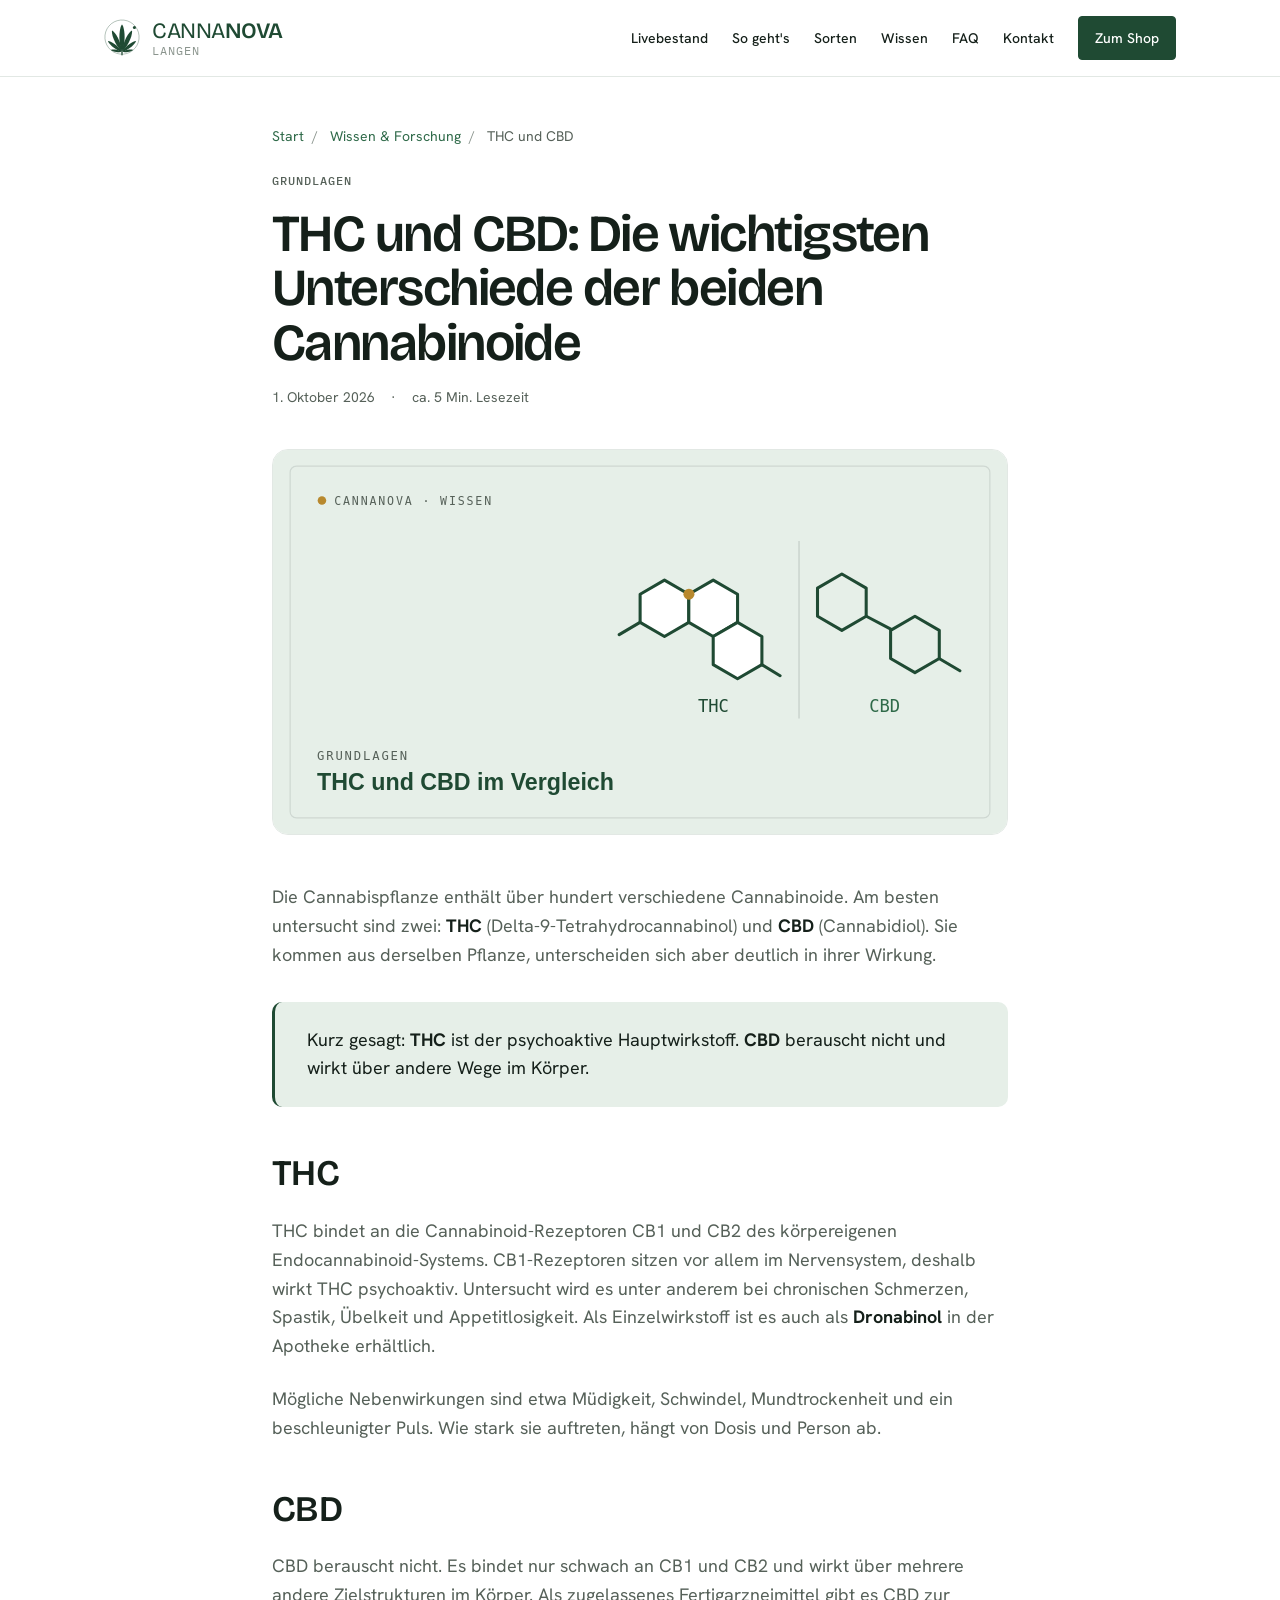
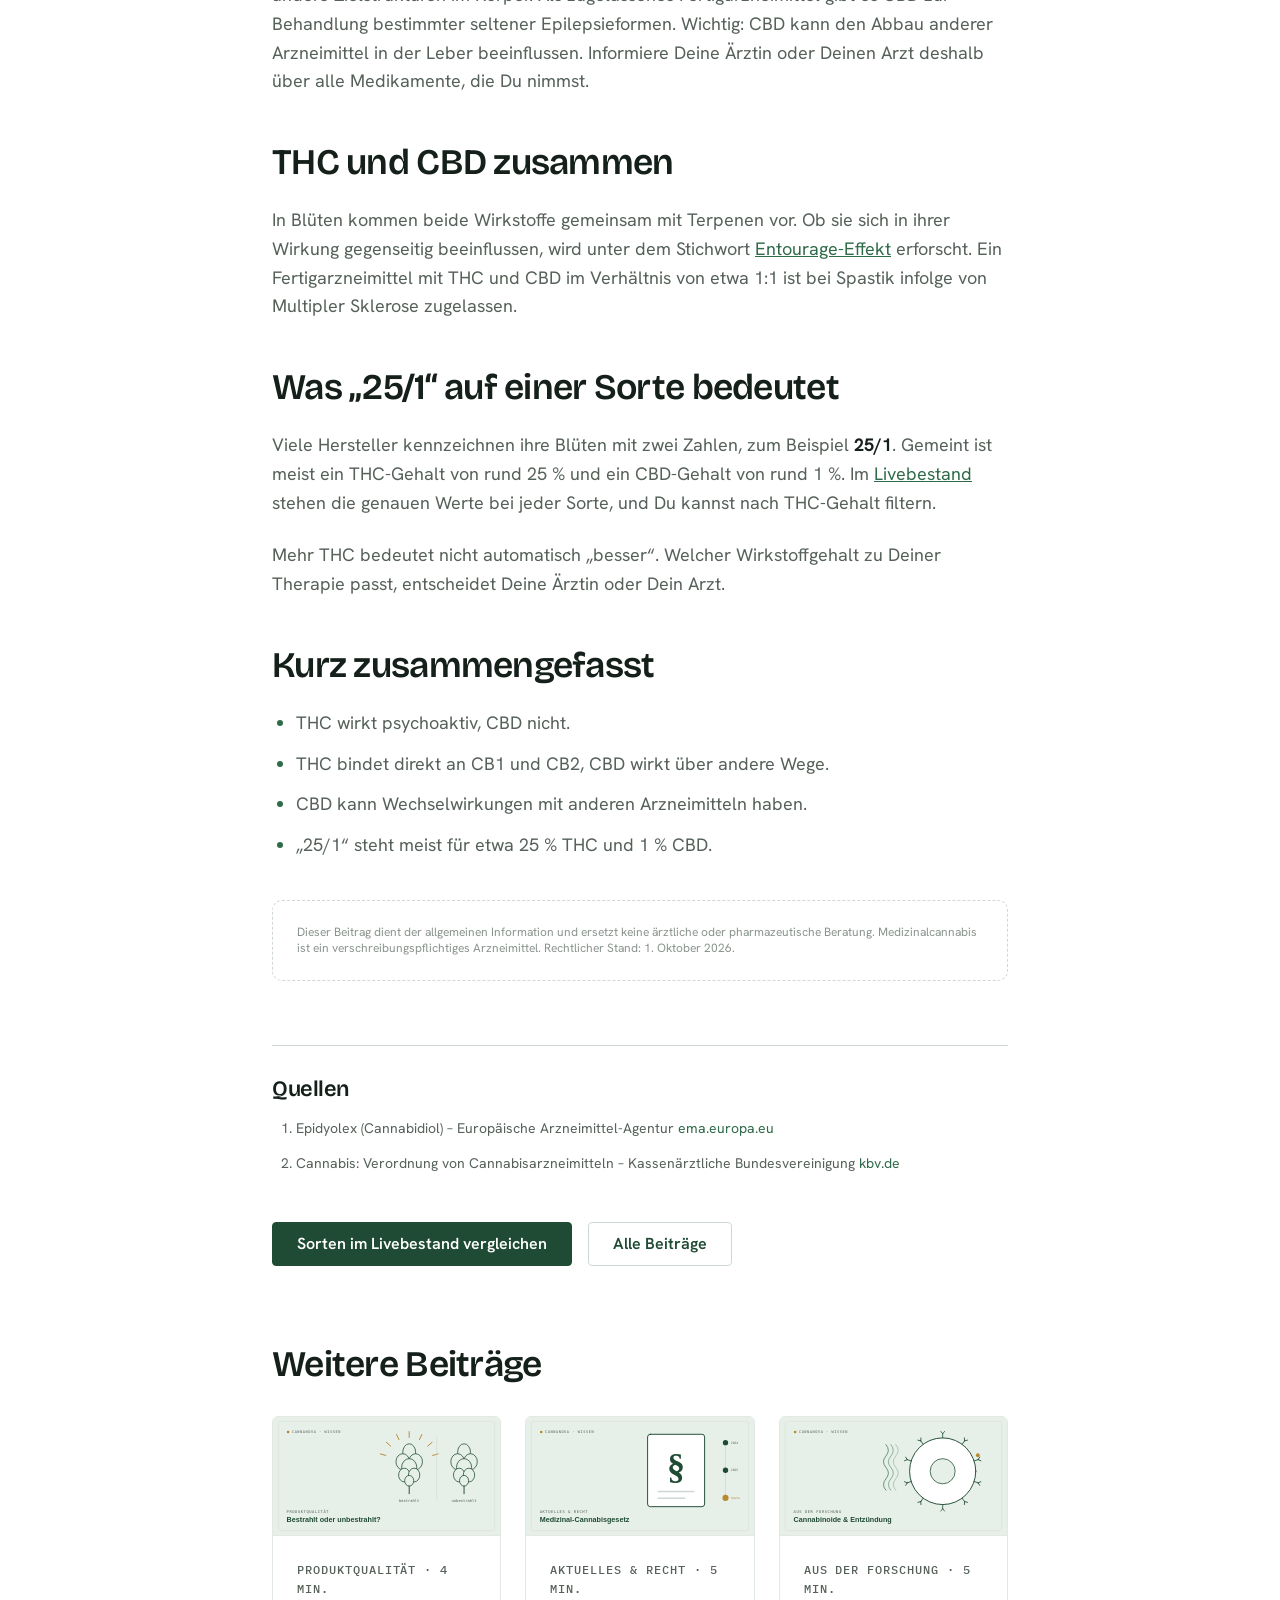
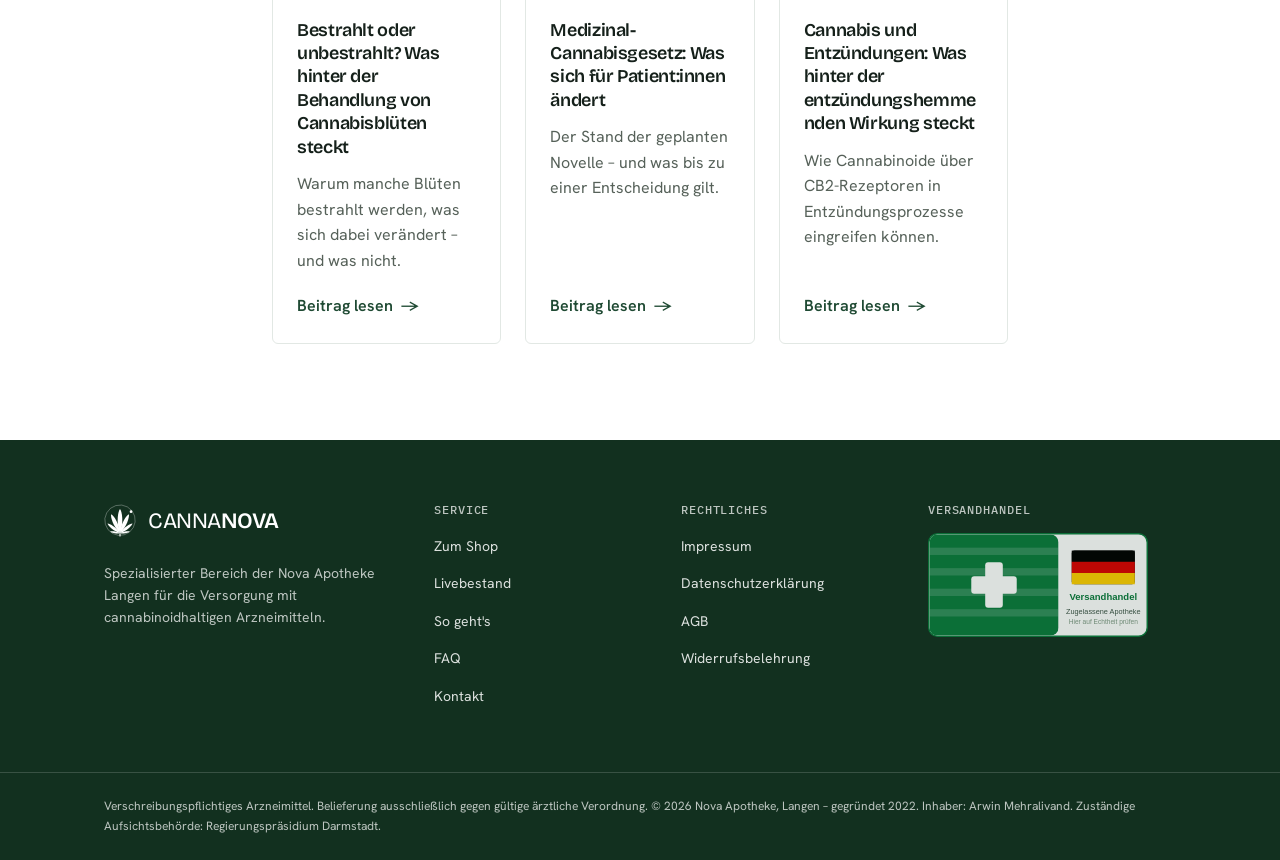
<file: blog/thc-cbd-unterschiede.html>
<!DOCTYPE html>
<html lang="de-DE">
<head>
  <meta charset="UTF-8">
  <meta name="viewport" content="width=device-width, initial-scale=1, viewport-fit=cover">

  <title>THC und CBD: Die wichtigsten Unterschiede | CannaNova</title>
  <meta name="description" content="THC und CBD sind die bekanntesten Wirkstoffe der Cannabispflanze. Wie sie sich unterscheiden, wie sie wirken und was die Angaben wie „25/1“ auf einer Sorte bedeuten.">
  <meta name="robots" content="index,follow">
  <link rel="canonical" href="https://cannanova-langen.de/blog/thc-cbd-unterschiede">

  <meta property="og:type" content="article">
  <meta property="og:title" content="THC und CBD: Die wichtigsten Unterschiede der beiden Cannabinoide">
  <meta property="og:description" content="THC und CBD sind die bekanntesten Wirkstoffe der Cannabispflanze. Wie sie sich unterscheiden, wie sie wirken und was die Angaben wie „25/1“ auf einer Sorte bedeuten.">
  <meta property="og:url" content="https://cannanova-langen.de/blog/thc-cbd-unterschiede">
  <meta property="og:image" content="https://cannanova-langen.de/assets/blog/thc-cbd.png">
  <meta property="og:image:width" content="1200">
  <meta property="og:image:height" content="630">
  <meta property="og:locale" content="de_DE">
  <meta property="og:site_name" content="CannaNova">

  <meta name="twitter:card" content="summary_large_image">
  <meta name="twitter:title" content="THC und CBD: Die wichtigsten Unterschiede der beiden Cannabinoide">
  <meta name="twitter:description" content="THC und CBD sind die bekanntesten Wirkstoffe der Cannabispflanze. Wie sie sich unterscheiden, wie sie wirken und was die Angaben wie „25/1“ auf einer Sorte bedeuten.">
  <meta name="twitter:image" content="https://cannanova-langen.de/assets/blog/thc-cbd.png">

  <link rel="icon" href="/assets/favicon.svg" type="image/svg+xml">
  <link rel="apple-touch-icon" href="/assets/apple-touch-icon.png">
  <meta name="theme-color" content="#1f4a33">

  <link rel="preconnect" href="https://fonts.googleapis.com">
  <link rel="preconnect" href="https://fonts.gstatic.com" crossorigin>
  <link href="https://fonts.googleapis.com/css2?family=Bricolage+Grotesque:opsz,wght@12..96,500;12..96,600;12..96,700&family=Hanken+Grotesk:wght@400;500;600;700&family=IBM+Plex+Mono:wght@400;500&display=swap" rel="stylesheet">

  <link rel="stylesheet" href="/css/tokens.css">
  <link rel="stylesheet" href="/css/components.css">
  <link rel="stylesheet" href="/css/page-blog.css">
  <script type="application/ld+json">
  {
    "@context": "https://schema.org",
    "@type": "BlogPosting",
    "headline": "THC und CBD: Die wichtigsten Unterschiede der beiden Cannabinoide",
    "description": "THC und CBD sind die bekanntesten Wirkstoffe der Cannabispflanze. Wie sie sich unterscheiden, wie sie wirken und was die Angaben wie „25/1“ auf einer Sorte bedeuten.",
    "image": "https://cannanova-langen.de/assets/blog/thc-cbd.png",
    "datePublished": "2026-10-01",
    "dateModified": "2026-10-01",
    "inLanguage": "de-DE",
    "author": { "@type": "Organization", "name": "CannaNova – Nova Apotheke Langen" },
    "publisher": {
      "@type": "Organization",
      "name": "CannaNova",
      "logo": { "@type": "ImageObject", "url": "https://cannanova-langen.de/assets/apple-touch-icon.png" }
    },
    "mainEntityOfPage": "https://cannanova-langen.de/blog/thc-cbd-unterschiede"
  }
  </script>
  <script type="application/ld+json">
  {
    "@context": "https://schema.org",
    "@type": "BreadcrumbList",
    "itemListElement": [
      { "@type": "ListItem", "position": 1, "name": "Start", "item": "https://cannanova-langen.de/" },
      { "@type": "ListItem", "position": 2, "name": "Wissen & Forschung", "item": "https://cannanova-langen.de/blog/" },
      { "@type": "ListItem", "position": 3, "name": "THC und CBD" }
    ]
  }
  </script>
</head>

<body>
  <!-- Brand mark, defined once and reused via <use>. -->
  <svg width="0" height="0" style="position:absolute" aria-hidden="true" focusable="false">
    <symbol id="cn-mark" viewBox="0 0 200 210"><ellipse cx="100" cy="100" rx="95" ry="95" fill="none" stroke="currentColor" stroke-width="4" opacity="0.42" transform="rotate(-16 100 100)"/><circle cx="169" cy="47" r="8.5" fill="currentColor"/><path d="M0,0 C -25.08,-63.84 -12.54,-139.84 0,-152 C 12.54,-139.84 25.08,-63.84 0,0 Z" transform="translate(100,182)" fill="currentColor"/><path d="M0,0 C -21.57,-54.9 -10.78,-120.26 0,-130.72 C 10.78,-120.26 21.57,-54.9 0,0 Z" transform="translate(100,182) rotate(25)" fill="currentColor"/><path d="M0,0 C -21.57,-54.9 -10.78,-120.26 0,-130.72 C 10.78,-120.26 21.57,-54.9 0,0 Z" transform="translate(100,182) rotate(-25)" fill="currentColor"/><path d="M0,0 C -16.30,-41.5 -8.15,-90.9 0,-98.8 C 8.15,-90.9 16.30,-41.5 0,0 Z" transform="translate(100,182) rotate(52)" fill="currentColor"/><path d="M0,0 C -16.30,-41.5 -8.15,-90.9 0,-98.8 C 8.15,-90.9 16.30,-41.5 0,0 Z" transform="translate(100,182) rotate(-52)" fill="currentColor"/><path d="M0,0 C -10.28,-26.17 -5.14,-57.33 0,-62.32 C 5.14,-57.33 10.28,-26.17 0,0 Z" transform="translate(100,182) rotate(80)" fill="currentColor"/><path d="M0,0 C -10.28,-26.17 -5.14,-57.33 0,-62.32 C 5.14,-57.33 10.28,-26.17 0,0 Z" transform="translate(100,182) rotate(-80)" fill="currentColor"/><rect x="96.5" y="182" width="7" height="20" rx="3.5" fill="currentColor"/></symbol>
  </svg>

  <a class="skip-link" href="#main">Zum Inhalt springen</a>

  <!-- ===================== HEADER ===================== -->
  <header class="site-header">
    <div class="container site-header__inner">
      <a class="brand" href="/" aria-label="CannaNova – Startseite">
        <span class="brand__mark" aria-hidden="true"><svg><use href="#cn-mark"/></svg></span>
        <span class="brand__lockup">
          <span class="brand__name"><span class="brand__name-canna">CANNA</span>NOVA</span>
          <span class="brand__sub">Langen</span>
        </span>
      </a>
      <nav class="site-nav" id="site-nav" aria-label="Hauptnavigation">
        <a href="/#livebestand">Livebestand</a>
        <a href="/#so-gehts">So geht's</a>
        <a href="/#sorten">Sorten</a>
        <a href="/#wissen">Wissen</a>
        <a href="/#faq">FAQ</a>
        <a href="/#kontakt">Kontakt</a>
        <a class="btn btn--primary site-nav__cta" href="https://shop.cannanova-langen.de" target="_blank" rel="noopener">Zum Shop</a>
      </nav>
      <button type="button" class="nav-toggle" id="nav-toggle" aria-expanded="false" aria-controls="site-nav" aria-label="Menü öffnen">
        <span></span><span></span><span></span>
      </button>
    </div>
  </header>

  <main id="main">
    <article class="section article">
      <div class="container">
        <div class="article__inner">
          <nav class="breadcrumb" aria-label="Brotkrumennavigation">
            <a href="/">Start</a><span aria-hidden="true">/</span>
            <a href="/blog/">Wissen &amp; Forschung</a><span aria-hidden="true">/</span>
            THC und CBD
          </nav>

          <p class="step__label">Grundlagen</p>
          <h1>THC und CBD: Die wichtigsten Unterschiede der beiden Cannabinoide</h1>
          <div class="article__meta">
            <span>1. Oktober 2026</span>
            <span aria-hidden="true">·</span>
            <span>ca. 5 Min. Lesezeit</span>
          </div>

          <figure class="article__cover">
            <img src="/assets/blog/thc-cbd.svg" alt="Stilisierte Ringstrukturen der Moleküle THC und CBD nebeneinander" width="1200" height="630">
          </figure>

          <div class="prose">
<p>Die Cannabispflanze enthält über hundert verschiedene Cannabinoide. Am besten untersucht sind zwei: <strong>THC</strong> (Delta-9-Tetrahydrocannabinol) und <strong>CBD</strong> (Cannabidiol). Sie kommen aus derselben Pflanze, unterscheiden sich aber deutlich in ihrer Wirkung.</p>
<blockquote>Kurz gesagt: <strong>THC</strong> ist der psychoaktive Hauptwirkstoff. <strong>CBD</strong> berauscht nicht und wirkt über andere Wege im Körper.</blockquote>
<h2>THC</h2>
<p>THC bindet an die Cannabinoid-Rezeptoren CB1 und CB2 des körpereigenen Endocannabinoid-Systems. CB1-Rezeptoren sitzen vor allem im Nervensystem, deshalb wirkt THC psychoaktiv. Untersucht wird es unter anderem bei chronischen Schmerzen, Spastik, Übelkeit und Appetitlosigkeit. Als Einzelwirkstoff ist es auch als <strong>Dronabinol</strong> in der Apotheke erhältlich.</p>
<p>Mögliche Nebenwirkungen sind etwa Müdigkeit, Schwindel, Mundtrockenheit und ein beschleunigter Puls. Wie stark sie auftreten, hängt von Dosis und Person ab.</p>
<h2>CBD</h2>
<p>CBD berauscht nicht. Es bindet nur schwach an CB1 und CB2 und wirkt über mehrere andere Zielstrukturen im Körper. Als zugelassenes Fertigarzneimittel gibt es CBD zur Behandlung bestimmter seltener Epilepsieformen. Wichtig: CBD kann den Abbau anderer Arzneimittel in der Leber beeinflussen. Informiere Deine Ärztin oder Deinen Arzt deshalb über alle Medikamente, die Du nimmst.</p>
<h2>THC und CBD zusammen</h2>
<p>In Blüten kommen beide Wirkstoffe gemeinsam mit Terpenen vor. Ob sie sich in ihrer Wirkung gegenseitig beeinflussen, wird unter dem Stichwort <a href="/blog/entourage-effekt-terpene-cannabinoide">Entourage-Effekt</a> erforscht. Ein Fertigarzneimittel mit THC und CBD im Verhältnis von etwa 1:1 ist bei Spastik infolge von Multipler Sklerose zugelassen.</p>
<h2>Was „25/1“ auf einer Sorte bedeutet</h2>
<p>Viele Hersteller kennzeichnen ihre Blüten mit zwei Zahlen, zum Beispiel <strong>25/1</strong>. Gemeint ist meist ein THC-Gehalt von rund 25&nbsp;% und ein CBD-Gehalt von rund 1&nbsp;%. Im <a href="/#livebestand">Livebestand</a> stehen die genauen Werte bei jeder Sorte, und Du kannst nach THC-Gehalt filtern.</p>
<p>Mehr THC bedeutet nicht automatisch „besser“. Welcher Wirkstoffgehalt zu Deiner Therapie passt, entscheidet Deine Ärztin oder Dein Arzt.</p>
<h2>Kurz zusammengefasst</h2>
<ul>
<li>THC wirkt psychoaktiv, CBD nicht.</li>
<li>THC bindet direkt an CB1 und CB2, CBD wirkt über andere Wege.</li>
<li>CBD kann Wechselwirkungen mit anderen Arzneimitteln haben.</li>
<li>„25/1“ steht meist für etwa 25&nbsp;% THC und 1&nbsp;% CBD.</li>
</ul>
          </div>

          <div class="article__disclaimer">
            <p class="fine-print">Dieser Beitrag dient der allgemeinen Information und ersetzt keine ärztliche oder pharmazeutische Beratung. Medizinalcannabis ist ein verschreibungspflichtiges Arzneimittel. Rechtlicher Stand: 1. Oktober 2026.</p>
          </div>

          <div class="article__sources">
            <h2>Quellen</h2>
            <ol>
              <li>Epidyolex (Cannabidiol) – Europäische Arzneimittel-Agentur <a href="https://www.ema.europa.eu/en/medicines/human/EPAR/epidyolex" target="_blank" rel="noopener">ema.europa.eu</a></li>
              <li>Cannabis: Verordnung von Cannabisarzneimitteln – Kassenärztliche Bundesvereinigung <a href="https://www.kbv.de/praxis/verordnungen/arzneimittel/cannabis" target="_blank" rel="noopener">kbv.de</a></li>
            </ol>
          </div>

          <div class="article__cta">
            <a class="btn btn--primary" href="/#livebestand">Sorten im Livebestand vergleichen</a>
            <a class="btn btn--secondary" href="/blog/">Alle Beiträge</a>
          </div>

          <section class="related" aria-labelledby="related-title">
            <h2 id="related-title">Weitere Beiträge</h2>
            <div class="grid grid--3">
            <article class="card post-card">
              <a class="post-card__media" href="/blog/bestrahlte-unbestrahlte-cannabisblueten" aria-hidden="true" tabindex="-1">
                <img src="/assets/blog/bestrahlung.svg" alt="" width="1200" height="630" loading="lazy">
              </a>
              <div class="post-card__body">
                <p class="step__label">Produktqualität · 4 Min.</p>
                <h3 class="post-card__title"><a class="post-card__link" href="/blog/bestrahlte-unbestrahlte-cannabisblueten">Bestrahlt oder unbestrahlt? Was hinter der Behandlung von Cannabisblüten steckt</a></h3>
                <p class="post-card__excerpt">Warum manche Blüten bestrahlt werden, was sich dabei verändert – und was nicht.</p>
                <a class="link-arrow" href="/blog/bestrahlte-unbestrahlte-cannabisblueten">Beitrag lesen</a>
              </div>
            </article>
            <article class="card post-card">
              <a class="post-card__media" href="/blog/medizinal-cannabisgesetz-aenderungen-2026" aria-hidden="true" tabindex="-1">
                <img src="/assets/blog/cannabisgesetz.svg" alt="" width="1200" height="630" loading="lazy">
              </a>
              <div class="post-card__body">
                <p class="step__label">Aktuelles &amp; Recht · 5 Min.</p>
                <h3 class="post-card__title"><a class="post-card__link" href="/blog/medizinal-cannabisgesetz-aenderungen-2026">Medizinal-Cannabisgesetz: Was sich für Patient:innen ändert</a></h3>
                <p class="post-card__excerpt">Der Stand der geplanten Novelle – und was bis zu einer Entscheidung gilt.</p>
                <a class="link-arrow" href="/blog/medizinal-cannabisgesetz-aenderungen-2026">Beitrag lesen</a>
              </div>
            </article>
            <article class="card post-card">
              <a class="post-card__media" href="/blog/cannabis-entzuendungshemmende-wirkung" aria-hidden="true" tabindex="-1">
                <img src="/assets/blog/entzuendung.svg" alt="" width="1200" height="630" loading="lazy">
              </a>
              <div class="post-card__body">
                <p class="step__label">Aus der Forschung · 5 Min.</p>
                <h3 class="post-card__title"><a class="post-card__link" href="/blog/cannabis-entzuendungshemmende-wirkung">Cannabis und Entzündungen: Was hinter der entzündungshemmenden Wirkung steckt</a></h3>
                <p class="post-card__excerpt">Wie Cannabinoide über CB2-Rezeptoren in Entzündungsprozesse eingreifen können.</p>
                <a class="link-arrow" href="/blog/cannabis-entzuendungshemmende-wirkung">Beitrag lesen</a>
              </div>
            </article>
            </div>
          </section>
        </div>
      </div>
    </article>
  </main>

  <!-- ===================== FOOTER ===================== -->
  <footer class="site-footer">
    <div class="container site-footer__grid">
      <div class="site-footer__col">
        <span class="brand brand--footer">
          <span class="brand__mark" aria-hidden="true"><svg><use href="#cn-mark"/></svg></span>
          <span class="brand__name"><span class="brand__name-canna">CANNA</span>NOVA</span>
        </span>
        <p class="site-footer__about">
          Spezialisierter Bereich der Nova Apotheke Langen für die Versorgung
          mit cannabinoidhaltigen Arzneimitteln.
        </p>
      </div>
      <div class="site-footer__col">
        <h4>Service</h4>
        <ul>
          <li><a href="https://shop.cannanova-langen.de" target="_blank" rel="noopener">Zum Shop</a></li>
          <li><a href="/#livebestand">Livebestand</a></li>
          <li><a href="/#so-gehts">So geht's</a></li>
          <li><a href="/#faq">FAQ</a></li>
          <li><a href="/#kontakt">Kontakt</a></li>
        </ul>
      </div>
      <div class="site-footer__col">
        <h4>Rechtliches</h4>
        <ul>
          <li><a href="https://shop.cannanova-langen.de/imprint">Impressum</a></li>
          <li><a href="https://shop.cannanova-langen.de/privacy-policy">Datenschutzerklärung</a></li>
          <li><a href="https://shop.cannanova-langen.de/terms-and-conditions">AGB</a></li>
          <li><a href="https://shop.cannanova-langen.de/revocation-policy">Widerrufsbelehrung</a></li>
        </ul>
      </div>
      <div class="site-footer__col">
        <h4>Versandhandel</h4>
        <a class="footer-eu-logo" href="https://versandhandel.dimdi.de/websearch/servlet/Gate?accessid=dimdi_var&amp;term=fba00b594ee5b1232fe0a29856563b41" target="_blank" rel="noopener" aria-label="Eintrag der Nova Apotheke im EU-Versandhandelsregister prüfen">
          <img src="/assets/eu-versandhandel-logo.svg" alt="Gemeinsames EU-Versandhandelslogo – Nova Apotheke im Versandhandelsregister prüfen" width="300" height="142" loading="lazy">
        </a>
      </div>
    </div>
    <div class="site-footer__legal">
      <div class="container">
        Verschreibungspflichtiges Arzneimittel. Belieferung ausschließlich gegen
        gültige ärztliche Verordnung. © 2026 Nova Apotheke, Langen – gegründet 2022.
        Inhaber: Arwin Mehralivand. Zuständige Aufsichtsbehörde:
        Regierungspräsidium Darmstadt.
      </div>
    </div>
  </footer>

  <script src="/js/nav-toggle.js" defer></script>
</body>
</html>
</file>
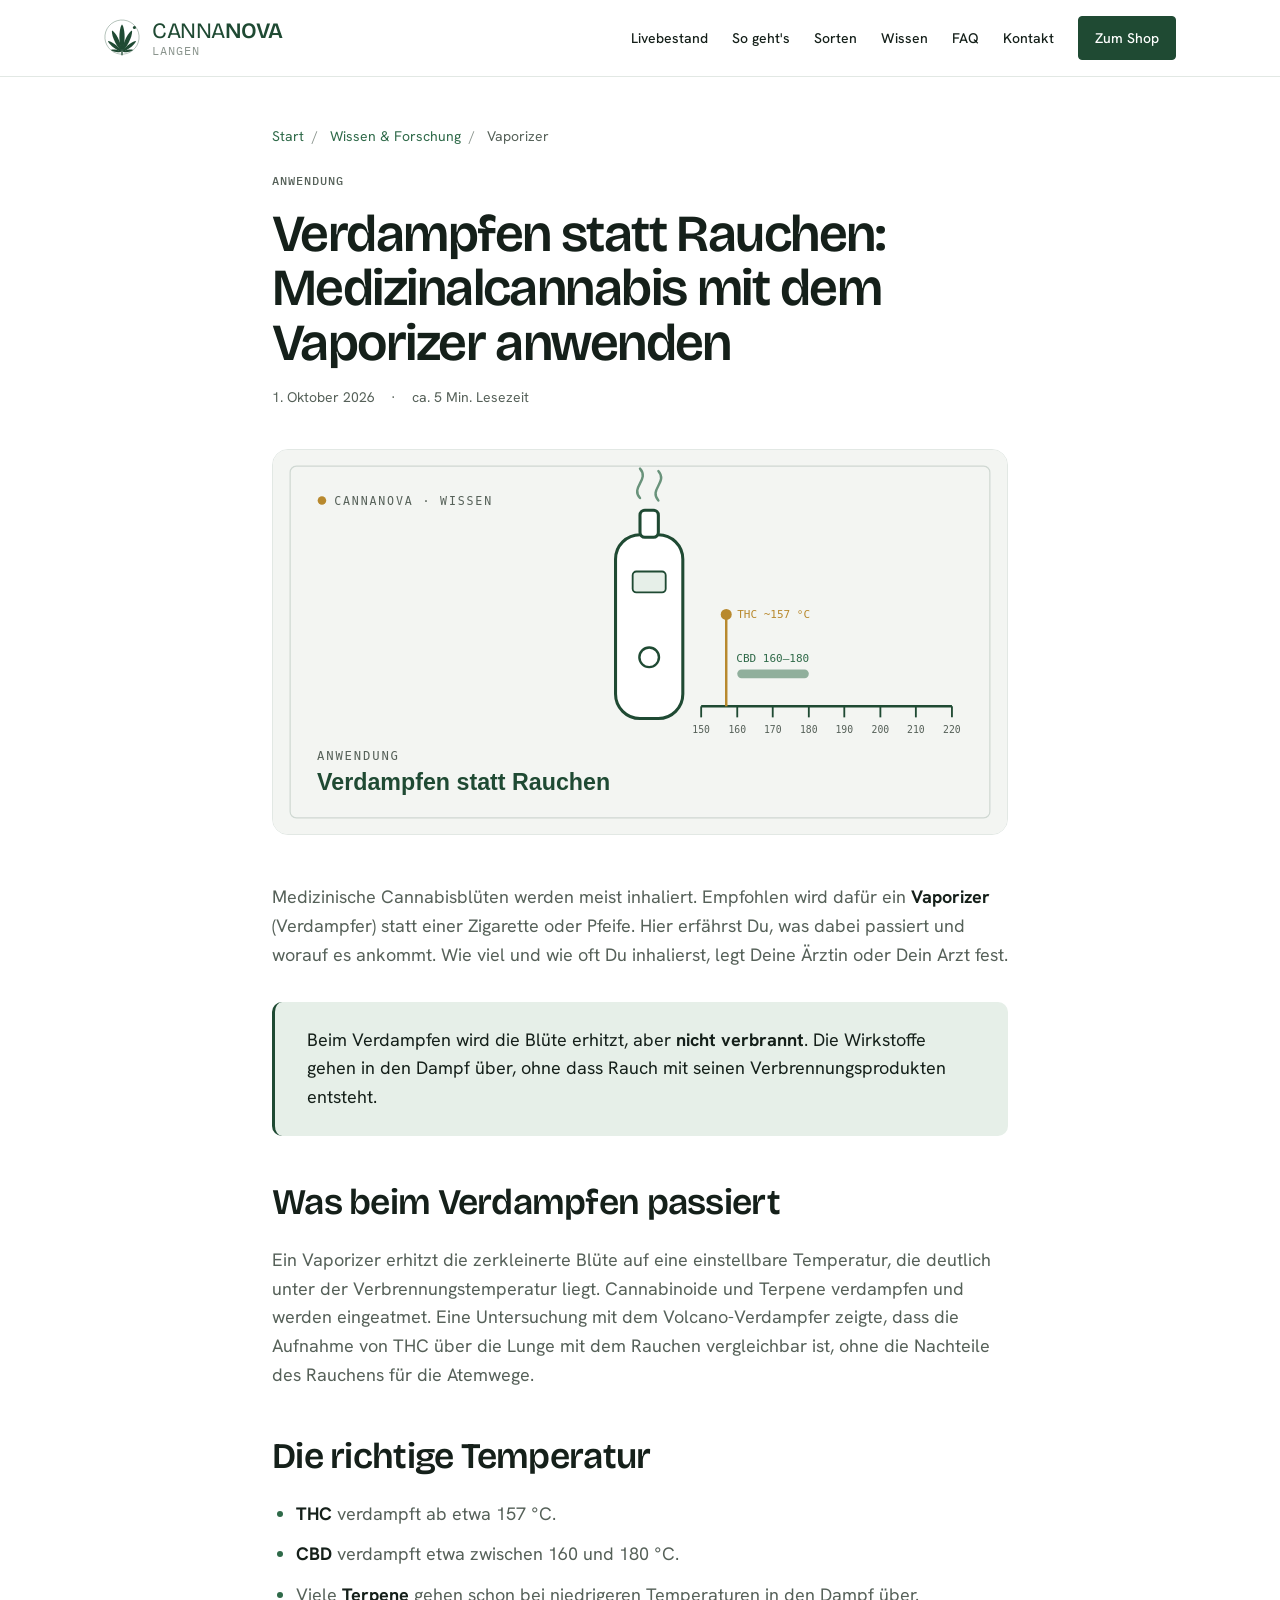
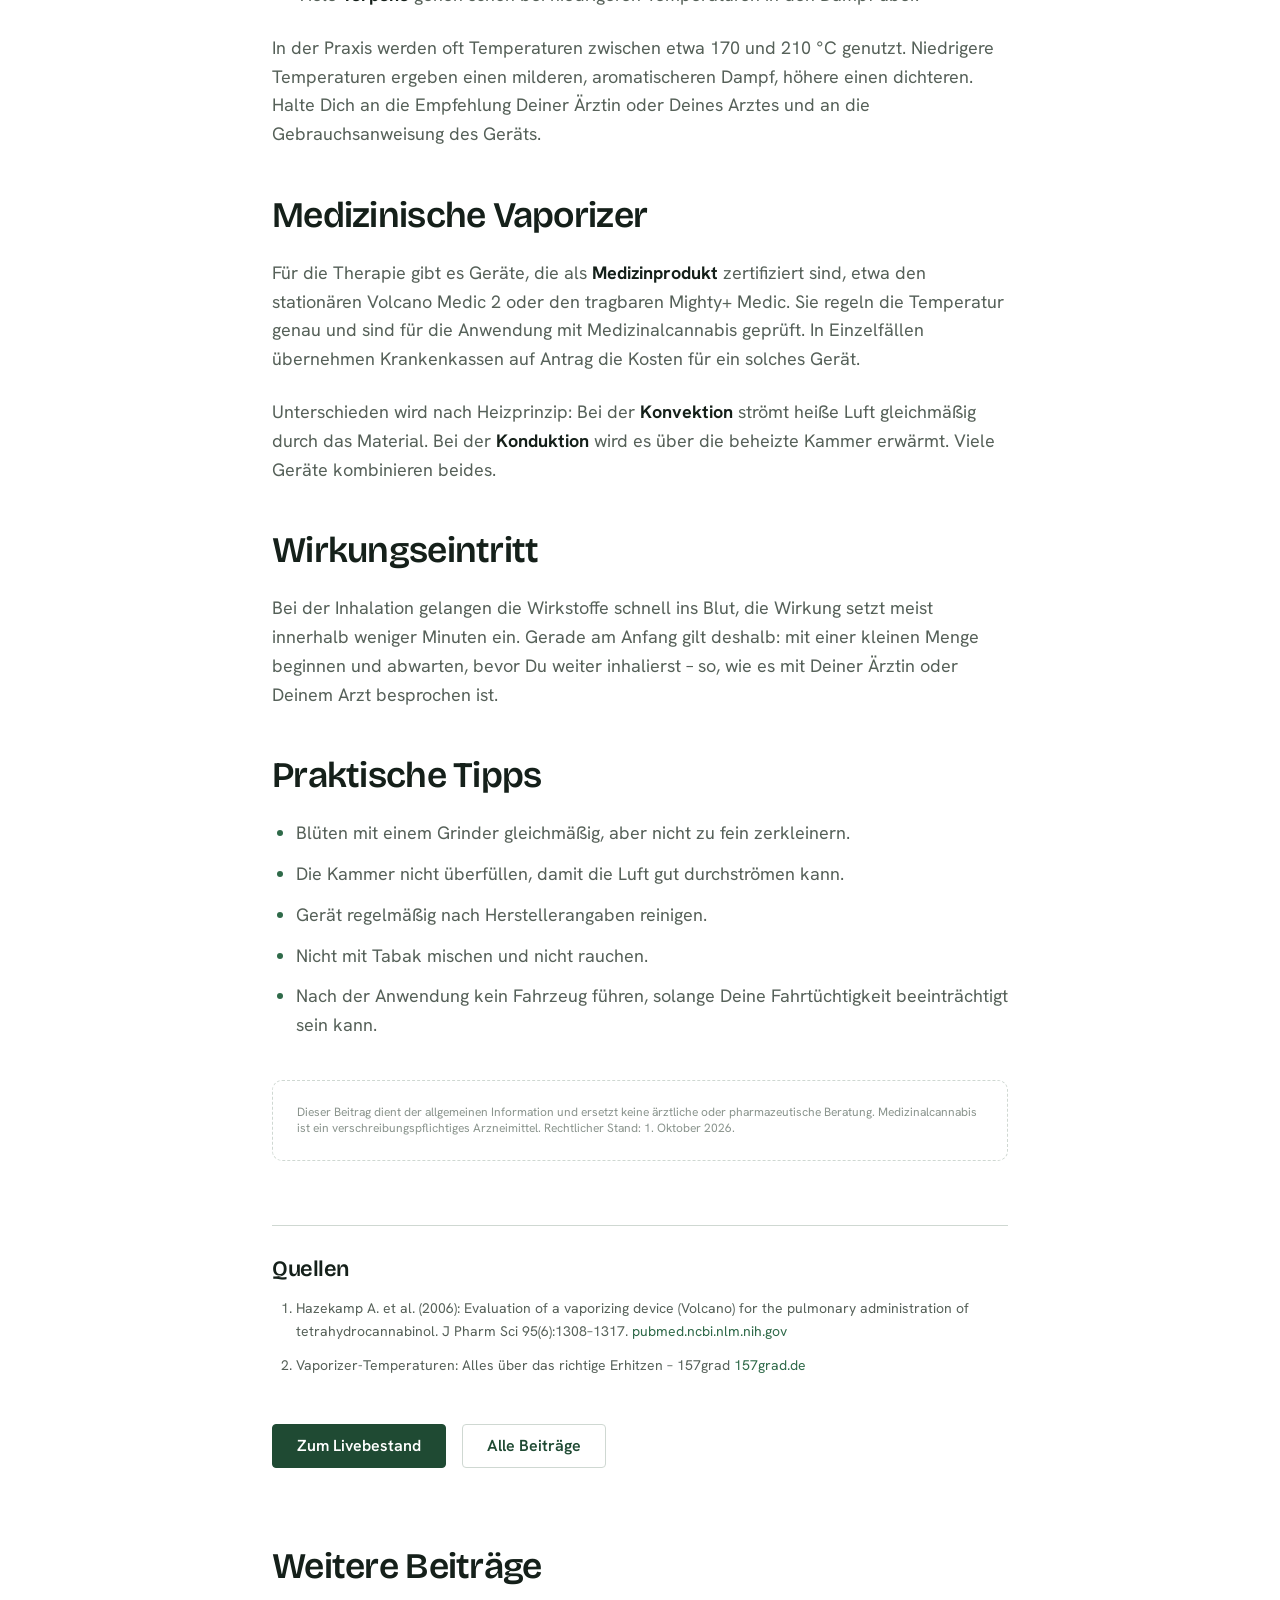
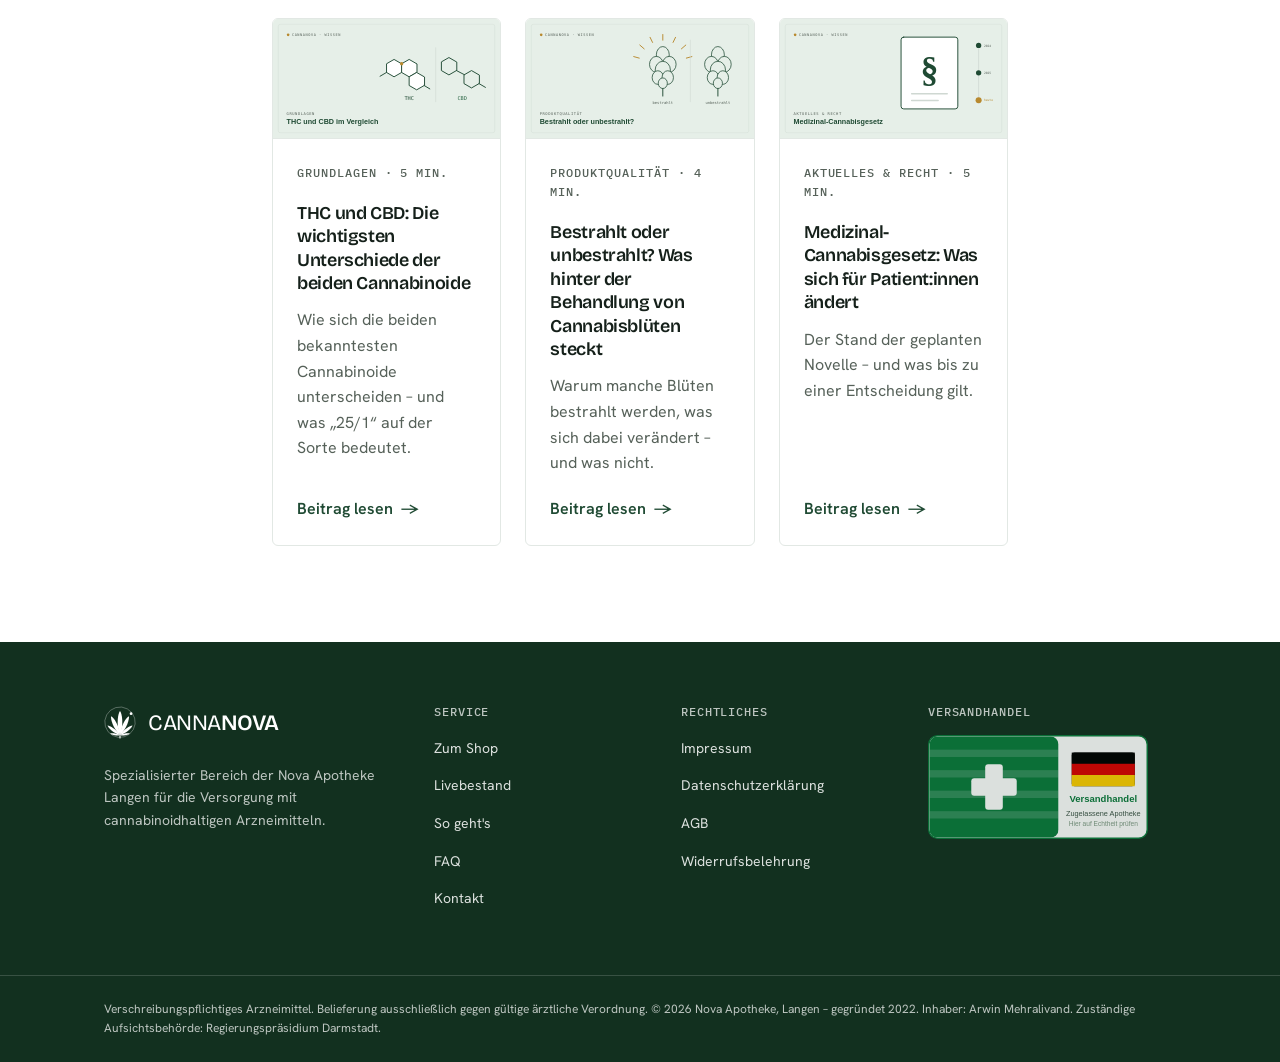
<file: blog/vaporizer-cannabis-verdampfen.html>
<!DOCTYPE html>
<html lang="de-DE">
<head>
  <meta charset="UTF-8">
  <meta name="viewport" content="width=device-width, initial-scale=1, viewport-fit=cover">

  <title>Vaporizer: Medizinalcannabis richtig verdampfen | CannaNova</title>
  <meta name="description" content="Warum Cannabisblüten verdampft statt geraucht werden, welche Temperaturen relevant sind und worauf Du bei Vaporizer und Anwendung achten solltest.">
  <meta name="robots" content="index,follow">
  <link rel="canonical" href="https://cannanova-langen.de/blog/vaporizer-cannabis-verdampfen">

  <meta property="og:type" content="article">
  <meta property="og:title" content="Verdampfen statt Rauchen: Medizinalcannabis mit dem Vaporizer anwenden">
  <meta property="og:description" content="Warum Cannabisblüten verdampft statt geraucht werden, welche Temperaturen relevant sind und worauf Du bei Vaporizer und Anwendung achten solltest.">
  <meta property="og:url" content="https://cannanova-langen.de/blog/vaporizer-cannabis-verdampfen">
  <meta property="og:image" content="https://cannanova-langen.de/assets/blog/vaporizer.png">
  <meta property="og:image:width" content="1200">
  <meta property="og:image:height" content="630">
  <meta property="og:locale" content="de_DE">
  <meta property="og:site_name" content="CannaNova">

  <meta name="twitter:card" content="summary_large_image">
  <meta name="twitter:title" content="Verdampfen statt Rauchen: Medizinalcannabis mit dem Vaporizer anwenden">
  <meta name="twitter:description" content="Warum Cannabisblüten verdampft statt geraucht werden, welche Temperaturen relevant sind und worauf Du bei Vaporizer und Anwendung achten solltest.">
  <meta name="twitter:image" content="https://cannanova-langen.de/assets/blog/vaporizer.png">

  <link rel="icon" href="/assets/favicon.svg" type="image/svg+xml">
  <link rel="apple-touch-icon" href="/assets/apple-touch-icon.png">
  <meta name="theme-color" content="#1f4a33">

  <link rel="preconnect" href="https://fonts.googleapis.com">
  <link rel="preconnect" href="https://fonts.gstatic.com" crossorigin>
  <link href="https://fonts.googleapis.com/css2?family=Bricolage+Grotesque:opsz,wght@12..96,500;12..96,600;12..96,700&family=Hanken+Grotesk:wght@400;500;600;700&family=IBM+Plex+Mono:wght@400;500&display=swap" rel="stylesheet">

  <link rel="stylesheet" href="/css/tokens.css">
  <link rel="stylesheet" href="/css/components.css">
  <link rel="stylesheet" href="/css/page-blog.css">
  <script type="application/ld+json">
  {
    "@context": "https://schema.org",
    "@type": "BlogPosting",
    "headline": "Verdampfen statt Rauchen: Medizinalcannabis mit dem Vaporizer anwenden",
    "description": "Warum Cannabisblüten verdampft statt geraucht werden, welche Temperaturen relevant sind und worauf Du bei Vaporizer und Anwendung achten solltest.",
    "image": "https://cannanova-langen.de/assets/blog/vaporizer.png",
    "datePublished": "2026-10-01",
    "dateModified": "2026-10-01",
    "inLanguage": "de-DE",
    "author": { "@type": "Organization", "name": "CannaNova – Nova Apotheke Langen" },
    "publisher": {
      "@type": "Organization",
      "name": "CannaNova",
      "logo": { "@type": "ImageObject", "url": "https://cannanova-langen.de/assets/apple-touch-icon.png" }
    },
    "mainEntityOfPage": "https://cannanova-langen.de/blog/vaporizer-cannabis-verdampfen"
  }
  </script>
  <script type="application/ld+json">
  {
    "@context": "https://schema.org",
    "@type": "BreadcrumbList",
    "itemListElement": [
      { "@type": "ListItem", "position": 1, "name": "Start", "item": "https://cannanova-langen.de/" },
      { "@type": "ListItem", "position": 2, "name": "Wissen & Forschung", "item": "https://cannanova-langen.de/blog/" },
      { "@type": "ListItem", "position": 3, "name": "Vaporizer" }
    ]
  }
  </script>
</head>

<body>
  <!-- Brand mark, defined once and reused via <use>. -->
  <svg width="0" height="0" style="position:absolute" aria-hidden="true" focusable="false">
    <symbol id="cn-mark" viewBox="0 0 200 210"><ellipse cx="100" cy="100" rx="95" ry="95" fill="none" stroke="currentColor" stroke-width="4" opacity="0.42" transform="rotate(-16 100 100)"/><circle cx="169" cy="47" r="8.5" fill="currentColor"/><path d="M0,0 C -25.08,-63.84 -12.54,-139.84 0,-152 C 12.54,-139.84 25.08,-63.84 0,0 Z" transform="translate(100,182)" fill="currentColor"/><path d="M0,0 C -21.57,-54.9 -10.78,-120.26 0,-130.72 C 10.78,-120.26 21.57,-54.9 0,0 Z" transform="translate(100,182) rotate(25)" fill="currentColor"/><path d="M0,0 C -21.57,-54.9 -10.78,-120.26 0,-130.72 C 10.78,-120.26 21.57,-54.9 0,0 Z" transform="translate(100,182) rotate(-25)" fill="currentColor"/><path d="M0,0 C -16.30,-41.5 -8.15,-90.9 0,-98.8 C 8.15,-90.9 16.30,-41.5 0,0 Z" transform="translate(100,182) rotate(52)" fill="currentColor"/><path d="M0,0 C -16.30,-41.5 -8.15,-90.9 0,-98.8 C 8.15,-90.9 16.30,-41.5 0,0 Z" transform="translate(100,182) rotate(-52)" fill="currentColor"/><path d="M0,0 C -10.28,-26.17 -5.14,-57.33 0,-62.32 C 5.14,-57.33 10.28,-26.17 0,0 Z" transform="translate(100,182) rotate(80)" fill="currentColor"/><path d="M0,0 C -10.28,-26.17 -5.14,-57.33 0,-62.32 C 5.14,-57.33 10.28,-26.17 0,0 Z" transform="translate(100,182) rotate(-80)" fill="currentColor"/><rect x="96.5" y="182" width="7" height="20" rx="3.5" fill="currentColor"/></symbol>
  </svg>

  <a class="skip-link" href="#main">Zum Inhalt springen</a>

  <!-- ===================== HEADER ===================== -->
  <header class="site-header">
    <div class="container site-header__inner">
      <a class="brand" href="/" aria-label="CannaNova – Startseite">
        <span class="brand__mark" aria-hidden="true"><svg><use href="#cn-mark"/></svg></span>
        <span class="brand__lockup">
          <span class="brand__name"><span class="brand__name-canna">CANNA</span>NOVA</span>
          <span class="brand__sub">Langen</span>
        </span>
      </a>
      <nav class="site-nav" id="site-nav" aria-label="Hauptnavigation">
        <a href="/#livebestand">Livebestand</a>
        <a href="/#so-gehts">So geht's</a>
        <a href="/#sorten">Sorten</a>
        <a href="/#wissen">Wissen</a>
        <a href="/#faq">FAQ</a>
        <a href="/#kontakt">Kontakt</a>
        <a class="btn btn--primary site-nav__cta" href="https://shop.cannanova-langen.de" target="_blank" rel="noopener">Zum Shop</a>
      </nav>
      <button type="button" class="nav-toggle" id="nav-toggle" aria-expanded="false" aria-controls="site-nav" aria-label="Menü öffnen">
        <span></span><span></span><span></span>
      </button>
    </div>
  </header>

  <main id="main">
    <article class="section article">
      <div class="container">
        <div class="article__inner">
          <nav class="breadcrumb" aria-label="Brotkrumennavigation">
            <a href="/">Start</a><span aria-hidden="true">/</span>
            <a href="/blog/">Wissen &amp; Forschung</a><span aria-hidden="true">/</span>
            Vaporizer
          </nav>

          <p class="step__label">Anwendung</p>
          <h1>Verdampfen statt Rauchen: Medizinalcannabis mit dem Vaporizer anwenden</h1>
          <div class="article__meta">
            <span>1. Oktober 2026</span>
            <span aria-hidden="true">·</span>
            <span>ca. 5 Min. Lesezeit</span>
          </div>

          <figure class="article__cover">
            <img src="/assets/blog/vaporizer.svg" alt="Vaporizer und Temperaturskala mit den Siedepunkten von THC und CBD" width="1200" height="630">
          </figure>

          <div class="prose">
<p>Medizinische Cannabisblüten werden meist inhaliert. Empfohlen wird dafür ein <strong>Vaporizer</strong> (Verdampfer) statt einer Zigarette oder Pfeife. Hier erfährst Du, was dabei passiert und worauf es ankommt. Wie viel und wie oft Du inhalierst, legt Deine Ärztin oder Dein Arzt fest.</p>
<blockquote>Beim Verdampfen wird die Blüte erhitzt, aber <strong>nicht verbrannt</strong>. Die Wirkstoffe gehen in den Dampf über, ohne dass Rauch mit seinen Verbrennungsprodukten entsteht.</blockquote>
<h2>Was beim Verdampfen passiert</h2>
<p>Ein Vaporizer erhitzt die zerkleinerte Blüte auf eine einstellbare Temperatur, die deutlich unter der Verbrennungstemperatur liegt. Cannabinoide und Terpene verdampfen und werden eingeatmet. Eine Untersuchung mit dem Volcano-Verdampfer zeigte, dass die Aufnahme von THC über die Lunge mit dem Rauchen vergleichbar ist, ohne die Nachteile des Rauchens für die Atemwege.</p>
<h2>Die richtige Temperatur</h2>
<ul>
<li><strong>THC</strong> verdampft ab etwa 157&nbsp;°C.</li>
<li><strong>CBD</strong> verdampft etwa zwischen 160 und 180&nbsp;°C.</li>
<li>Viele <strong>Terpene</strong> gehen schon bei niedrigeren Temperaturen in den Dampf über.</li>
</ul>
<p>In der Praxis werden oft Temperaturen zwischen etwa 170 und 210&nbsp;°C genutzt. Niedrigere Temperaturen ergeben einen milderen, aromatischeren Dampf, höhere einen dichteren. Halte Dich an die Empfehlung Deiner Ärztin oder Deines Arztes und an die Gebrauchsanweisung des Geräts.</p>
<h2>Medizinische Vaporizer</h2>
<p>Für die Therapie gibt es Geräte, die als <strong>Medizinprodukt</strong> zertifiziert sind, etwa den stationären Volcano Medic&nbsp;2 oder den tragbaren Mighty+ Medic. Sie regeln die Temperatur genau und sind für die Anwendung mit Medizinalcannabis geprüft. In Einzelfällen übernehmen Krankenkassen auf Antrag die Kosten für ein solches Gerät.</p>
<p>Unterschieden wird nach Heizprinzip: Bei der <strong>Konvektion</strong> strömt heiße Luft gleichmäßig durch das Material. Bei der <strong>Konduktion</strong> wird es über die beheizte Kammer erwärmt. Viele Geräte kombinieren beides.</p>
<h2>Wirkungseintritt</h2>
<p>Bei der Inhalation gelangen die Wirkstoffe schnell ins Blut, die Wirkung setzt meist innerhalb weniger Minuten ein. Gerade am Anfang gilt deshalb: mit einer kleinen Menge beginnen und abwarten, bevor Du weiter inhalierst – so, wie es mit Deiner Ärztin oder Deinem Arzt besprochen ist.</p>
<h2>Praktische Tipps</h2>
<ul>
<li>Blüten mit einem Grinder gleichmäßig, aber nicht zu fein zerkleinern.</li>
<li>Die Kammer nicht überfüllen, damit die Luft gut durchströmen kann.</li>
<li>Gerät regelmäßig nach Herstellerangaben reinigen.</li>
<li>Nicht mit Tabak mischen und nicht rauchen.</li>
<li>Nach der Anwendung kein Fahrzeug führen, solange Deine Fahrtüchtigkeit beeinträchtigt sein kann.</li>
</ul>
          </div>

          <div class="article__disclaimer">
            <p class="fine-print">Dieser Beitrag dient der allgemeinen Information und ersetzt keine ärztliche oder pharmazeutische Beratung. Medizinalcannabis ist ein verschreibungspflichtiges Arzneimittel. Rechtlicher Stand: 1. Oktober 2026.</p>
          </div>

          <div class="article__sources">
            <h2>Quellen</h2>
            <ol>
              <li>Hazekamp A. et al. (2006): Evaluation of a vaporizing device (Volcano) for the pulmonary administration of tetrahydrocannabinol. J Pharm Sci 95(6):1308–1317. <a href="https://pubmed.ncbi.nlm.nih.gov/16637053/" target="_blank" rel="noopener">pubmed.ncbi.nlm.nih.gov</a></li>
              <li>Vaporizer-Temperaturen: Alles über das richtige Erhitzen – 157grad <a href="https://157grad.de/en/blogs/blog/vaporizer-temperatur" target="_blank" rel="noopener">157grad.de</a></li>
            </ol>
          </div>

          <div class="article__cta">
            <a class="btn btn--primary" href="/#livebestand">Zum Livebestand</a>
            <a class="btn btn--secondary" href="/blog/">Alle Beiträge</a>
          </div>

          <section class="related" aria-labelledby="related-title">
            <h2 id="related-title">Weitere Beiträge</h2>
            <div class="grid grid--3">
            <article class="card post-card">
              <a class="post-card__media" href="/blog/thc-cbd-unterschiede" aria-hidden="true" tabindex="-1">
                <img src="/assets/blog/thc-cbd.svg" alt="" width="1200" height="630" loading="lazy">
              </a>
              <div class="post-card__body">
                <p class="step__label">Grundlagen · 5 Min.</p>
                <h3 class="post-card__title"><a class="post-card__link" href="/blog/thc-cbd-unterschiede">THC und CBD: Die wichtigsten Unterschiede der beiden Cannabinoide</a></h3>
                <p class="post-card__excerpt">Wie sich die beiden bekanntesten Cannabinoide unterscheiden – und was „25/1“ auf der Sorte bedeutet.</p>
                <a class="link-arrow" href="/blog/thc-cbd-unterschiede">Beitrag lesen</a>
              </div>
            </article>
            <article class="card post-card">
              <a class="post-card__media" href="/blog/bestrahlte-unbestrahlte-cannabisblueten" aria-hidden="true" tabindex="-1">
                <img src="/assets/blog/bestrahlung.svg" alt="" width="1200" height="630" loading="lazy">
              </a>
              <div class="post-card__body">
                <p class="step__label">Produktqualität · 4 Min.</p>
                <h3 class="post-card__title"><a class="post-card__link" href="/blog/bestrahlte-unbestrahlte-cannabisblueten">Bestrahlt oder unbestrahlt? Was hinter der Behandlung von Cannabisblüten steckt</a></h3>
                <p class="post-card__excerpt">Warum manche Blüten bestrahlt werden, was sich dabei verändert – und was nicht.</p>
                <a class="link-arrow" href="/blog/bestrahlte-unbestrahlte-cannabisblueten">Beitrag lesen</a>
              </div>
            </article>
            <article class="card post-card">
              <a class="post-card__media" href="/blog/medizinal-cannabisgesetz-aenderungen-2026" aria-hidden="true" tabindex="-1">
                <img src="/assets/blog/cannabisgesetz.svg" alt="" width="1200" height="630" loading="lazy">
              </a>
              <div class="post-card__body">
                <p class="step__label">Aktuelles &amp; Recht · 5 Min.</p>
                <h3 class="post-card__title"><a class="post-card__link" href="/blog/medizinal-cannabisgesetz-aenderungen-2026">Medizinal-Cannabisgesetz: Was sich für Patient:innen ändert</a></h3>
                <p class="post-card__excerpt">Der Stand der geplanten Novelle – und was bis zu einer Entscheidung gilt.</p>
                <a class="link-arrow" href="/blog/medizinal-cannabisgesetz-aenderungen-2026">Beitrag lesen</a>
              </div>
            </article>
            </div>
          </section>
        </div>
      </div>
    </article>
  </main>

  <!-- ===================== FOOTER ===================== -->
  <footer class="site-footer">
    <div class="container site-footer__grid">
      <div class="site-footer__col">
        <span class="brand brand--footer">
          <span class="brand__mark" aria-hidden="true"><svg><use href="#cn-mark"/></svg></span>
          <span class="brand__name"><span class="brand__name-canna">CANNA</span>NOVA</span>
        </span>
        <p class="site-footer__about">
          Spezialisierter Bereich der Nova Apotheke Langen für die Versorgung
          mit cannabinoidhaltigen Arzneimitteln.
        </p>
      </div>
      <div class="site-footer__col">
        <h4>Service</h4>
        <ul>
          <li><a href="https://shop.cannanova-langen.de" target="_blank" rel="noopener">Zum Shop</a></li>
          <li><a href="/#livebestand">Livebestand</a></li>
          <li><a href="/#so-gehts">So geht's</a></li>
          <li><a href="/#faq">FAQ</a></li>
          <li><a href="/#kontakt">Kontakt</a></li>
        </ul>
      </div>
      <div class="site-footer__col">
        <h4>Rechtliches</h4>
        <ul>
          <li><a href="https://shop.cannanova-langen.de/imprint">Impressum</a></li>
          <li><a href="https://shop.cannanova-langen.de/privacy-policy">Datenschutzerklärung</a></li>
          <li><a href="https://shop.cannanova-langen.de/terms-and-conditions">AGB</a></li>
          <li><a href="https://shop.cannanova-langen.de/revocation-policy">Widerrufsbelehrung</a></li>
        </ul>
      </div>
      <div class="site-footer__col">
        <h4>Versandhandel</h4>
        <a class="footer-eu-logo" href="https://versandhandel.dimdi.de/websearch/servlet/Gate?accessid=dimdi_var&amp;term=fba00b594ee5b1232fe0a29856563b41" target="_blank" rel="noopener" aria-label="Eintrag der Nova Apotheke im EU-Versandhandelsregister prüfen">
          <img src="/assets/eu-versandhandel-logo.svg" alt="Gemeinsames EU-Versandhandelslogo – Nova Apotheke im Versandhandelsregister prüfen" width="300" height="142" loading="lazy">
        </a>
      </div>
    </div>
    <div class="site-footer__legal">
      <div class="container">
        Verschreibungspflichtiges Arzneimittel. Belieferung ausschließlich gegen
        gültige ärztliche Verordnung. © 2026 Nova Apotheke, Langen – gegründet 2022.
        Inhaber: Arwin Mehralivand. Zuständige Aufsichtsbehörde:
        Regierungspräsidium Darmstadt.
      </div>
    </div>
  </footer>

  <script src="/js/nav-toggle.js" defer></script>
</body>
</html>
</file>
<file: css/tokens.css>
/* ==========================================================================
   CannaNova — Design Tokens (single source of truth)
   Never hardcode a color, size, spacing, radius, or shadow elsewhere.
   If a value isn't here, add it here first, then reference it via var(--*).

   Direction: "the pharmacy label" — clinical white, deep pharmacy green,
   hairline rules, and a monospaced data face so numbers (THC, CBD, prices)
   align like a certificate of analysis. One amber signal color, used only
   for what is live or priced.
   ========================================================================== */

:root {
  /* ---- Color: brand ---------------------------------------------------- */
  --color-brand: #1f4a33;          /* pharmacy green — logo, headings, primary */
  --color-brand-strong: #12301f;   /* deep pine — hover / emphasis             */
  --color-brand-soft: #e6efe8;     /* pale sage tint — subtle panels           */
  --color-brand-darker: #12301f;   /* deep pine — the single dark band         */
  --color-accent: #2f6a49;         /* readable green — links                   */

  /* The one signal color: live indicator, price, step index. Nowhere else. */
  --color-signal: #b8892e;
  --color-signal-soft: #f6efdf;

  /* ---- Color: surfaces & neutrals -------------------------------------- */
  --color-bg: #ffffff;             /* clinical white page background           */
  --color-bg-alt: #f3f5f2;         /* green-tinted off-white — alternate bands */
  --color-surface: #ffffff;        /* cards, panels                            */
  --color-border: #e2e8e4;         /* hairline rules                           */
  --color-border-strong: #cfd8d2;  /* stronger rules / dividers                */

  /* ---- Color: text ----------------------------------------------------- */
  --color-text: #15201a;           /* ink                                      */
  --color-text-muted: #566159;     /* secondary copy                           */
  --color-text-subtle: #8a948d;    /* captions, placeholders                   */
  --color-text-on-brand: #ffffff;  /* text on green surfaces                   */
  --color-text-on-dark-muted: rgba(255, 255, 255, 0.72);
  --color-rule-on-dark: rgba(255, 255, 255, 0.16);

  /* ---- Color: status & strain accents ---------------------------------- */
  --color-success: #2f6a49;
  --color-warning: #b8892e;
  --color-error: #b4412f;
  --color-strain-indica: #6b4d9c;  /* purple */
  --color-strain-hybrid: #1f4a33;  /* green  */
  --color-strain-sativa: #b8892e;  /* amber  */

  /* ---- Typography: families -------------------------------------------- */
  --font-display: "Bricolage Grotesque", "Hanken Grotesk", -apple-system, BlinkMacSystemFont, "Segoe UI", Roboto, Helvetica, Arial, sans-serif;
  --font-body: "Hanken Grotesk", -apple-system, BlinkMacSystemFont, "Segoe UI", Roboto, Helvetica, Arial, sans-serif;
  --font-mono: "IBM Plex Mono", ui-monospace, SFMono-Regular, Menlo, Consolas, monospace;

  /* ---- Typography: scale ----------------------------------------------- */
  --font-size-xs: 0.75rem;    /* 12 — labels, fine print       */
  --font-size-sm: 0.875rem;   /* 14 — captions, meta, data     */
  --font-size-base: 1rem;     /* 16 — body                     */
  --font-size-md: 1.125rem;   /* 18 — lead paragraphs          */
  --font-size-lg: 1.375rem;   /* 22 — card titles              */
  --font-size-xl: 1.75rem;    /* 28 — section sub              */
  --font-size-2xl: 2.25rem;   /* 36 — section headings (h2)    */
  --font-size-3xl: 3.25rem;   /* 52 — hero (h1)                */

  /* ---- Typography: weights, line-heights, tracking --------------------- */
  --font-weight-regular: 400;
  --font-weight-medium: 500;
  --font-weight-semibold: 600;
  --font-weight-bold: 700;
  --line-height-tight: 1.05;
  --line-height-snug: 1.3;
  --line-height-normal: 1.6;
  --letter-spacing-eyebrow: 0.08em;
  --letter-spacing-tight: -0.02em;
  --letter-spacing-display: -0.03em;

  /* ---- Spacing scale --------------------------------------------------- */
  --space-1: 0.25rem;   /*  4 */
  --space-2: 0.5rem;    /*  8 */
  --space-3: 0.75rem;   /* 12 */
  --space-4: 1rem;      /* 16 */
  --space-5: 1.5rem;    /* 24 */
  --space-6: 2rem;      /* 32 */
  --space-7: 2.5rem;    /* 40 */
  --space-8: 3rem;      /* 48 */
  --space-9: 4rem;      /* 64 */
  --space-10: 5rem;     /* 80 */
  --space-11: 6rem;     /* 96 */
  --space-12: 8rem;     /* 128 */

  /* ---- Radius ---------------------------------------------------------- */
  --radius-xs: 4px;
  --radius-sm: 6px;
  --radius-md: 10px;
  --radius-lg: 16px;
  --radius-pill: 999px;

  /* ---- Shadows (hover-only; resting surfaces use hairlines) ------------ */
  --shadow-sm: 0 1px 2px rgba(21, 32, 26, 0.05);
  --shadow-md: 0 6px 20px rgba(21, 32, 26, 0.08);
  --shadow-lg: 0 14px 36px rgba(21, 32, 26, 0.10);

  /* ---- Borders --------------------------------------------------------- */
  --border-width: 1px;
  --border-accent-width: 3px;      /* strain-card left accent */

  /* ---- Layout ---------------------------------------------------------- */
  --container-max: 1120px;
  --container-pad: var(--space-5);
  --partner-logo-size: 6rem;       /* visual size of a square partner logo */

  /* ---- Breakpoints (reference; used in media queries) ------------------ */
  /* --bp-sm: 540px;  --bp-md: 860px; */

  /* ---- Motion ---------------------------------------------------------- */
  --duration-fast: 120ms;
  --duration-base: 200ms;
  --duration-slow: 400ms;
  --easing-standard: cubic-bezier(0.4, 0, 0.2, 1);
}
</file>
<file: css/components.css>
/* ==========================================================================
   CannaNova — Shared component & base styles
   Reuse these everywhere. Pages add only layout, never new colors/fonts/sizes.
   ========================================================================== */

/* ---- Reset / base ------------------------------------------------------ */
*,
*::before,
*::after { box-sizing: border-box; }

html {
  -webkit-text-size-adjust: 100%;
  /* Guard against any element forcing the page wider than the screen.
     "clip" (not "hidden") so html/body don't become scroll containers,
     which would break the sticky header. */
  overflow-x: clip;
}

body {
  margin: 0;
  max-width: 100%;
  overflow-x: clip;
  font-family: var(--font-body);
  font-size: var(--font-size-base);
  line-height: var(--line-height-normal);
  color: var(--color-text);
  background-color: var(--color-bg);
  -webkit-font-smoothing: antialiased;
  text-rendering: optimizeLegibility;
}

/* Nothing may exceed the viewport width; long words wrap instead of overflow. */
*,
*::before,
*::after { min-width: 0; }
p, h1, h2, h3, h4, li, a, summary { overflow-wrap: break-word; }

img { max-width: 100%; height: auto; display: block; }

a { color: var(--color-accent); text-decoration: none; }
a:hover { text-decoration: underline; }

:focus-visible {
  outline: 2px solid var(--color-signal);
  outline-offset: 3px;
  border-radius: var(--radius-xs);
}

/* ---- Typography -------------------------------------------------------- */
h1, h2, h3, h4 {
  font-family: var(--font-display);
  font-weight: var(--font-weight-semibold);
  line-height: var(--line-height-tight);
  color: var(--color-text);
  margin: 0;
  letter-spacing: var(--letter-spacing-tight);
}

/* Fluid headings: scale down on small screens so long German words never
   overflow, up to the design type-scale size on larger viewports. */
h1 { font-size: clamp(2rem, 7vw, var(--font-size-3xl)); letter-spacing: var(--letter-spacing-display); }
h2 { font-size: clamp(1.7rem, 4.6vw, var(--font-size-2xl)); }
h3 { font-size: var(--font-size-lg); line-height: var(--line-height-snug); }

p { margin: 0; }

/* Data face: numbers, labels and anything that should read like a spec sheet. */
.mono {
  font-family: var(--font-mono);
  font-variant-numeric: tabular-nums;
}

/* Specimen label — small, tracked, monospaced. Quiet by default. */
.eyebrow,
.step__label {
  font-family: var(--font-mono);
  font-size: var(--font-size-xs);
  font-weight: var(--font-weight-medium);
  letter-spacing: var(--letter-spacing-eyebrow);
  text-transform: uppercase;
  color: var(--color-text-muted);
  margin: 0;
}
.step__label { margin-bottom: var(--space-2); }

.lead {
  font-size: var(--font-size-md);
  color: var(--color-text-muted);
  line-height: var(--line-height-normal);
}

.fine-print {
  font-size: var(--font-size-xs);
  color: var(--color-text-subtle);
  line-height: var(--line-height-snug);
}

/* ---- Layout primitives ------------------------------------------------- */
.container {
  width: 100%;
  max-width: var(--container-max);
  margin-inline: auto;
  padding-inline: var(--container-pad);
}

.section { padding-block: var(--space-11); }
/* Sections are separated by a hairline rule, like entries on a form. */
.section + .section { border-top: var(--border-width) solid var(--color-border); }
.section--alt { background-color: var(--color-bg-alt); }
.section--brand { background-color: var(--color-brand); color: var(--color-text-on-brand); }

/* The single dark band. */
.section--dark {
  background-color: var(--color-brand-darker);
  color: var(--color-text-on-brand);
  border-top: 0;
}
.section--dark + .section { border-top: 0; }
.section--dark h2 { color: var(--color-text-on-brand); }
.section--dark .eyebrow { color: var(--color-text-on-dark-muted); }
.section--dark .lead { color: var(--color-text-on-dark-muted); }

.section__head { max-width: 46rem; margin-bottom: var(--space-8); }
.section__head .eyebrow { margin-bottom: var(--space-3); }
.section__head h2 { margin-bottom: var(--space-4); }

/* ---- Live indicator (the one motion moment) ---------------------------- */
.live-dot {
  display: inline-block;
  width: 8px;
  height: 8px;
  border-radius: var(--radius-pill);
  background-color: var(--color-signal);
  vertical-align: middle;
  margin-right: var(--space-1);
  animation: live-pulse 2.2s var(--easing-standard) infinite;
}
@keyframes live-pulse {
  0%   { box-shadow: 0 0 0 0 rgba(184, 137, 46, 0.45); }
  70%  { box-shadow: 0 0 0 8px rgba(184, 137, 46, 0); }
  100% { box-shadow: 0 0 0 0 rgba(184, 137, 46, 0); }
}

/* ---- Ledger: a row of plain facts separated by rules ------------------- */
.ledger {
  border-top: var(--border-width) solid var(--color-border);
  border-bottom: var(--border-width) solid var(--color-border);
  background-color: var(--color-bg);
}
.ledger__row {
  display: grid;
  grid-template-columns: repeat(4, minmax(0, 1fr));
}
.ledger__item {
  display: grid;
  gap: var(--space-1);
  padding: var(--space-5);
  padding-left: 0;
  border-left: var(--border-width) solid var(--color-border);
}
.ledger__item + .ledger__item { padding-left: var(--space-5); }
.ledger__item:first-child { border-left: 0; }
.ledger__key {
  font-family: var(--font-mono);
  font-size: var(--font-size-xs);
  letter-spacing: var(--letter-spacing-eyebrow);
  text-transform: uppercase;
  color: var(--color-text-subtle);
}
.ledger__item strong {
  font-weight: var(--font-weight-semibold);
  color: var(--color-text);
  font-size: var(--font-size-base);
  line-height: var(--line-height-snug);
}

/* ---- Buttons ----------------------------------------------------------- */
.btn {
  display: inline-flex;
  align-items: center;
  justify-content: center;
  gap: var(--space-2);
  min-height: 44px;
  padding: var(--space-3) var(--space-5);
  border-radius: var(--radius-xs);
  font-family: var(--font-body);
  font-size: var(--font-size-base);
  font-weight: var(--font-weight-semibold);
  line-height: 1;
  cursor: pointer;
  border: var(--border-width) solid transparent;
  transition: background-color var(--duration-base) var(--easing-standard),
              color var(--duration-base) var(--easing-standard),
              border-color var(--duration-base) var(--easing-standard);
  text-decoration: none;
}
.btn:hover { text-decoration: none; }

.btn--primary {
  background-color: var(--color-brand);
  color: var(--color-text-on-brand);
  border-color: var(--color-brand);
}
.btn--primary:hover { background-color: var(--color-brand-strong); border-color: var(--color-brand-strong); }

.btn--secondary {
  background-color: transparent;
  color: var(--color-brand);
  border-color: var(--color-border-strong);
}
.btn--secondary:hover { border-color: var(--color-brand); background-color: var(--color-brand-soft); }

/* Signal button: the one amber CTA, used on the dark band only. */
.btn--signal {
  background-color: var(--color-signal);
  border-color: var(--color-signal);
  color: var(--color-brand-darker);
}
.btn--signal:hover { background-color: var(--color-signal-soft); border-color: var(--color-signal-soft); }

/* Outline button for dark surfaces. */
.btn--ghost-light {
  background-color: transparent;
  color: var(--color-text-on-brand);
  border-color: var(--color-rule-on-dark);
}
.btn--ghost-light:hover { border-color: var(--color-text-on-brand); }

/* ---- Skip link (keyboard users) ---------------------------------------- */
.skip-link {
  position: absolute;
  left: var(--space-4);
  top: -100px;
  z-index: 100;
  padding: var(--space-3) var(--space-4);
  background-color: var(--color-brand);
  color: var(--color-text-on-brand);
  border-radius: var(--radius-xs);
}
.skip-link:focus { top: var(--space-4); }

/* ---- Filter chips & toggle --------------------------------------------- */
.chips { display: flex; flex-wrap: wrap; gap: var(--space-2); }
.chip {
  min-height: 40px;
  padding: var(--space-2) var(--space-4);
  border: var(--border-width) solid var(--color-border-strong);
  border-radius: var(--radius-pill);
  background-color: var(--color-surface);
  color: var(--color-text);
  font-family: var(--font-body);
  font-size: var(--font-size-sm);
  font-weight: var(--font-weight-medium);
  cursor: pointer;
  transition: background-color var(--duration-fast) var(--easing-standard),
              border-color var(--duration-fast) var(--easing-standard),
              color var(--duration-fast) var(--easing-standard);
}
.chip:hover { border-color: var(--color-brand); }
.chip[aria-pressed="true"] {
  background-color: var(--color-brand);
  border-color: var(--color-brand);
  color: var(--color-text-on-brand);
}
.chip__n {
  font-family: var(--font-mono);
  font-variant-numeric: tabular-nums;
  font-size: var(--font-size-xs);
  margin-left: var(--space-1);
  opacity: 0.7;
}

.toggle {
  display: inline-flex;
  align-items: center;
  gap: var(--space-3);
  min-height: 44px;
  font-size: var(--font-size-sm);
  font-weight: var(--font-weight-medium);
  cursor: pointer;
}
.toggle input {
  width: 20px;
  height: 20px;
  margin: 0;
  accent-color: var(--color-brand);
  cursor: pointer;
}

/* ---- Inline arrow link ------------------------------------------------- */
.link-arrow {
  display: inline-flex;
  align-items: center;
  gap: var(--space-2);
  font-weight: var(--font-weight-semibold);
  color: var(--color-brand);
}
.link-arrow::after { content: "→"; transition: transform var(--duration-fast) var(--easing-standard); }
.link-arrow:hover { text-decoration: none; }
.link-arrow:hover::after { transform: translateX(3px); }

/* ---- Card: hairline, no resting shadow --------------------------------- */
.card {
  background-color: var(--color-surface);
  border: var(--border-width) solid var(--color-border);
  border-radius: var(--radius-sm);
  padding: var(--space-6);
}
.card__title { margin-bottom: var(--space-3); }
.card__text { color: var(--color-text-muted); font-size: var(--font-size-base); }

/* Interactive cards earn a shadow only on hover. */
.product-card, .post-card {
  transition: box-shadow var(--duration-base) var(--easing-standard),
              border-color var(--duration-base) var(--easing-standard);
}
.product-card:hover, .post-card:hover {
  box-shadow: var(--shadow-md);
  border-color: var(--color-border-strong);
}

/* Strain card: colored left rule driven by --accent ---------------------- */
.card--accent { border-left: var(--border-accent-width) solid var(--accent, var(--color-brand)); }

/* Product card: live-inventory item from the shop API ------------------- */
.product-card { display: flex; flex-direction: column; padding: 0; overflow: hidden; }
.product-card__media {
  aspect-ratio: 4 / 3;
  background-color: var(--color-bg-alt);
  display: flex;
  align-items: center;
  justify-content: center;
  overflow: hidden;
  border-bottom: var(--border-width) solid var(--color-border);
}
.product-card__media img { width: 100%; height: 100%; object-fit: cover; }
.product-card__body { display: flex; flex-direction: column; gap: var(--space-2); padding: var(--space-5); flex: 1; }
.product-card__meta {
  display: flex;
  align-items: center;
  gap: var(--space-2);
  font-family: var(--font-mono);
  font-size: var(--font-size-xs);
  letter-spacing: var(--letter-spacing-eyebrow);
  text-transform: uppercase;
  color: var(--color-text-muted);
}
.product-card__genetic { display: inline-flex; align-items: center; gap: var(--space-2); }
.product-card__genetic::before {
  content: "";
  width: 8px; height: 8px;
  border-radius: var(--radius-pill);
  background-color: var(--genetic-color, var(--color-brand));
}
.product-card__name { font-size: var(--font-size-md); margin: 0; }
.product-card__name a { color: inherit; }
.product-card__name a:hover { color: var(--color-brand); text-decoration: none; }
.product-card__meta { flex-wrap: wrap; row-gap: var(--space-1); }
.product-card__foot { flex-wrap: wrap; row-gap: var(--space-2); }
.product-card__price, .product-card__foot .link-arrow { white-space: nowrap; }
.product-card__genetic { white-space: nowrap; }
.product-card__placeholder { width: 34%; height: auto; aspect-ratio: 200 / 210; color: var(--color-border-strong); }
.product-card__tag {
  white-space: nowrap;
  padding: 1px var(--space-2);
  border: var(--border-width) solid var(--color-border-strong);
  border-radius: var(--radius-xs);
  color: var(--color-text-muted);
}
.product-card__terpenes { font-size: var(--font-size-sm); color: var(--color-text-subtle); }
.product-card__manufacturer { color: var(--color-text-muted); font-size: var(--font-size-sm); }
.product-card__stats {
  display: flex;
  gap: var(--space-4);
  font-family: var(--font-mono);
  font-variant-numeric: tabular-nums;
  font-size: var(--font-size-sm);
  color: var(--color-text-muted);
}
.product-card__stats span { font-weight: var(--font-weight-medium); color: var(--color-text); }
.product-card__foot {
  display: flex;
  align-items: baseline;
  justify-content: space-between;
  gap: var(--space-3);
  margin-top: auto;
  padding-top: var(--space-4);
  border-top: var(--border-width) solid var(--color-border);
}
.product-card__price {
  font-family: var(--font-mono);
  font-variant-numeric: tabular-nums;
  font-size: var(--font-size-lg);
  font-weight: var(--font-weight-medium);
  color: var(--color-text);
}
.product-card__price .unit { font-size: var(--font-size-sm); color: var(--color-text-muted); }

/* Skeleton placeholder while loading ------------------------------------ */
.product-card--skeleton .product-card__media,
.product-card--skeleton .skeleton-line {
  background: linear-gradient(90deg, var(--color-border) 25%, var(--color-bg-alt) 50%, var(--color-border) 75%);
  background-size: 200% 100%;
  animation: skeleton-shimmer 1.4s ease-in-out infinite;
}
.product-card--skeleton .product-card__body { gap: var(--space-3); }
.skeleton-line { height: 0.9rem; border-radius: var(--radius-xs); }
.skeleton-line.w-40 { width: 40%; }
.skeleton-line.w-70 { width: 70%; }
.skeleton-line.w-90 { width: 90%; }
@keyframes skeleton-shimmer {
  from { background-position: 200% 0; }
  to { background-position: -200% 0; }
}

/* Empty / error state ---------------------------------------------------- */
.inventory__notice {
  grid-column: 1 / -1;
  text-align: center;
  padding: var(--space-8);
  color: var(--color-text-muted);
  border: var(--border-width) dashed var(--color-border-strong);
  border-radius: var(--radius-sm);
  background-color: var(--color-surface);
}
.inventory__notice .btn { margin-top: var(--space-4); }

/* Post card: blog/research teaser with cover image ---------------------- */
.post-card { display: flex; flex-direction: column; padding: 0; overflow: hidden; }
.post-card__media {
  aspect-ratio: 1200 / 630;
  background-color: var(--color-bg-alt);
  overflow: hidden;
  border-bottom: var(--border-width) solid var(--color-border);
}
.post-card__media img { width: 100%; height: 100%; object-fit: cover; display: block; }
.post-card__body { display: flex; flex-direction: column; gap: var(--space-3); padding: var(--space-5); flex: 1; }
.post-card__title { margin: 0; font-size: var(--font-size-lg); }
.post-card__excerpt { color: var(--color-text-muted); font-size: var(--font-size-base); }
.post-card .link-arrow { margin-top: auto; padding-top: var(--space-2); }
.post-card__link { color: inherit; }
.post-card__link:hover { text-decoration: none; color: var(--color-brand); }

/* ---- Steps: a numbered ledger (order is real information here) --------- */
.steps {
  list-style: none;
  margin: 0;
  padding: 0;
  display: grid;
  grid-template-columns: repeat(4, minmax(0, 1fr));
  border-top: var(--border-width) solid var(--color-rule-on-dark);
}
.steps__item {
  display: grid;
  gap: var(--space-3);
  align-content: start;
  padding: var(--space-6) var(--space-5) var(--space-2) 0;
  border-left: var(--border-width) solid var(--color-rule-on-dark);
}
.steps__item + .steps__item { padding-left: var(--space-5); }
.steps__item:first-child { border-left: 0; }
.steps__index {
  font-family: var(--font-mono);
  font-variant-numeric: tabular-nums;
  font-size: var(--font-size-sm);
  letter-spacing: var(--letter-spacing-eyebrow);
  color: var(--color-signal);
}
.steps__title { color: var(--color-text-on-brand); font-size: var(--font-size-lg); margin: 0; }
.steps__text { color: var(--color-text-on-dark-muted); }
.steps__text a { color: var(--color-signal); text-decoration: underline; }
.steps__text a:hover { color: var(--color-text-on-brand); }

/* ---- Notice: a quiet labelled panel (e.g. "coming soon") ---------------- */
.notice {
  max-width: 40rem;
  display: grid;
  justify-items: start;
  gap: var(--space-3);
  padding: var(--space-6) var(--space-7);
  border: var(--border-width) solid var(--color-border);
  border-left: var(--border-accent-width) solid var(--color-signal);
  border-radius: var(--radius-sm);
  background-color: var(--color-surface);
}
.notice__title { font-size: var(--font-size-xl); }
.notice__text { color: var(--color-text-muted); }
.notice .btn { margin-top: var(--space-2); }

/* ---- Icon disc (kept for legacy pages) --------------------------------- */
.icon-disc {
  width: 48px;
  height: 48px;
  border-radius: var(--radius-sm);
  background-color: var(--color-brand-soft);
  color: var(--color-brand);
  display: inline-flex;
  align-items: center;
  justify-content: center;
  margin-bottom: var(--space-4);
}
.icon-disc svg { width: 24px; height: 24px; }

/* ---- Grid helpers ------------------------------------------------------ */
.grid { display: grid; gap: var(--space-5); }
/* auto-fit + minmax means columns reflow to fit any width without overflowing.
   min() keeps the min track from ever exceeding the container on narrow screens. */
.grid--3 { grid-template-columns: repeat(auto-fit, minmax(min(100%, 260px), 1fr)); }
.grid--auto { grid-template-columns: repeat(auto-fill, minmax(min(100%, 140px), 1fr)); }

/* ---- Check list -------------------------------------------------------- */
.check-list { list-style: none; margin: 0; padding: 0; display: grid; gap: var(--space-4); }
.check-list li { display: flex; align-items: center; gap: var(--space-3); }
.check-list .check {
  flex: none;
  width: 26px; height: 26px;
  border-radius: var(--radius-pill);
  background-color: var(--color-brand-soft);
  color: var(--color-brand);
  display: inline-flex; align-items: center; justify-content: center;
  font-size: var(--font-size-sm);
}

/* ---- Badge ------------------------------------------------------------- */
.badge {
  display: inline-flex;
  align-items: center;
  gap: var(--space-2);
  padding: var(--space-1) var(--space-3);
  border-radius: var(--radius-xs);
  border: var(--border-width) solid var(--color-border);
  color: var(--color-text-muted);
  font-family: var(--font-mono);
  font-size: var(--font-size-xs);
  letter-spacing: var(--letter-spacing-eyebrow);
  text-transform: uppercase;
}
.badge .dot { width: 6px; height: 6px; border-radius: var(--radius-pill); background-color: var(--color-signal); }

/* ---- Logo cell (legacy) ------------------------------------------------ */
.logo-cell {
  display: flex;
  align-items: center;
  justify-content: center;
  min-height: 64px;
  padding: var(--space-4);
  background-color: var(--color-surface);
  border: var(--border-width) solid var(--color-border);
  border-radius: var(--radius-sm);
  color: var(--color-text-subtle);
  font-size: var(--font-size-sm);
}

/* ---- Accordion (FAQ) --------------------------------------------------- */
.accordion { border-top: var(--border-width) solid var(--color-border-strong); }
.accordion__item { border-bottom: var(--border-width) solid var(--color-border-strong); }
.accordion__item > summary {
  list-style: none;
  cursor: pointer;
  padding-block: var(--space-5);
  display: flex;
  align-items: center;
  justify-content: space-between;
  gap: var(--space-4);
  font-weight: var(--font-weight-semibold);
  font-size: var(--font-size-md);
}
.accordion__item > summary::-webkit-details-marker { display: none; }
.accordion__item > summary::after {
  content: "+";
  flex: none;
  font-family: var(--font-mono);
  font-size: var(--font-size-lg);
  font-weight: var(--font-weight-regular);
  line-height: 1;
  color: var(--color-signal);
  transition: transform var(--duration-base) var(--easing-standard);
}
.accordion__item[open] > summary::after { transform: rotate(45deg); }
.accordion__panel { padding-bottom: var(--space-5); color: var(--color-text-muted); max-width: 60ch; }

/* ---- Header ------------------------------------------------------------ */
.site-header {
  position: sticky;
  top: 0;
  z-index: 50;
  background-color: color-mix(in srgb, var(--color-bg) 88%, transparent);
  backdrop-filter: saturate(180%) blur(8px);
  border-bottom: var(--border-width) solid var(--color-border);
}
.site-header__inner {
  display: flex;
  align-items: center;
  justify-content: space-between;
  padding-block: var(--space-4);
}
.brand { display: inline-flex; align-items: center; gap: var(--space-3); line-height: 1; }
.brand:hover { text-decoration: none; }
.brand__mark { flex: none; width: 36px; height: 38px; color: var(--color-brand); display: inline-flex; }
.brand__mark svg { width: 100%; height: 100%; display: block; overflow: visible; }
.brand__lockup { display: inline-flex; flex-direction: column; }
.brand__name {
  font-family: var(--font-display);
  font-weight: var(--font-weight-semibold);
  font-size: var(--font-size-lg);
  letter-spacing: var(--letter-spacing-tight);
  color: var(--color-brand);
}
.brand__name-canna { font-weight: var(--font-weight-regular); }
.brand--footer { gap: var(--space-3); }
.brand--footer .brand__mark { width: 32px; height: 34px; }
.brand__sub {
  font-family: var(--font-mono);
  font-size: var(--font-size-xs);
  letter-spacing: var(--letter-spacing-eyebrow);
  text-transform: uppercase;
  color: var(--color-text-subtle);
  margin-top: 3px;
}
.site-nav { display: flex; align-items: center; gap: var(--space-5); }
.site-nav a.site-nav__cta { color: var(--color-text-on-brand); padding-inline: var(--space-4); }
.site-nav a.site-nav__cta:hover { color: var(--color-text-on-brand); }
.site-nav a {
  color: var(--color-text);
  font-size: var(--font-size-sm);
  font-weight: var(--font-weight-medium);
}
.site-nav a:hover { color: var(--color-brand); text-decoration: none; }

/* ---- Mobile nav toggle (hamburger) ------------------------------------- */
.nav-toggle {
  display: none;
  flex: none;
  width: 44px;
  height: 44px;
  padding: 0;
  border: none;
  background: transparent;
  cursor: pointer;
  flex-direction: column;
  align-items: center;
  justify-content: center;
  gap: 5px;
}
.nav-toggle span {
  display: block;
  width: 22px;
  height: 2px;
  background-color: var(--color-text);
  border-radius: var(--radius-xs);
  transition: transform var(--duration-base) var(--easing-standard),
              opacity var(--duration-base) var(--easing-standard);
}
.nav-toggle--open span:nth-child(1) { transform: translateY(7px) rotate(45deg); }
.nav-toggle--open span:nth-child(2) { opacity: 0; }
.nav-toggle--open span:nth-child(3) { transform: translateY(-7px) rotate(-45deg); }

/* ---- Footer ------------------------------------------------------------ */
.site-footer { background-color: var(--color-brand-darker); color: var(--color-text-on-brand); }
.site-footer a { color: var(--color-text-on-brand); opacity: 0.85; font-size: var(--font-size-sm); }
.site-footer a:hover { opacity: 1; text-decoration: none; }
.site-footer__grid {
  display: grid;
  grid-template-columns: 1.4fr 1fr 1fr 1.2fr;
  gap: var(--space-7);
  padding-block: var(--space-9);
}
.site-footer__col .logo-cell { max-width: 100%; }
.footer-eu-logo {
  display: inline-block;
  max-width: 220px;
  border-radius: var(--radius-sm);
}
.footer-eu-logo img { width: 100%; height: auto; border-radius: var(--radius-sm); }
.site-footer__col h4 {
  font-family: var(--font-mono);
  font-size: var(--font-size-xs);
  font-weight: var(--font-weight-medium);
  letter-spacing: var(--letter-spacing-eyebrow);
  text-transform: uppercase;
  margin: 0 0 var(--space-4);
  color: var(--color-text-on-dark-muted);
}
.site-footer__col ul { list-style: none; margin: 0; padding: 0; display: grid; gap: var(--space-3); }
.site-footer .brand__mark,
.site-footer .brand__name { color: var(--color-text-on-brand); }
.site-footer__about { color: var(--color-text-on-dark-muted); font-size: var(--font-size-sm); margin-top: var(--space-4); max-width: 34ch; }
.site-footer__legal {
  border-top: var(--border-width) solid var(--color-rule-on-dark);
  padding-block: var(--space-5);
  font-size: var(--font-size-xs);
  color: var(--color-text-on-dark-muted);
}

/* ---- Motion preference ------------------------------------------------- */
@media (prefers-reduced-motion: reduce) {
  *, *::before, *::after {
    animation-duration: 0.01ms !important;
    animation-iteration-count: 1 !important;
    transition-duration: 0.01ms !important;
    scroll-behavior: auto !important;
  }
}

/* ---- Responsive -------------------------------------------------------- */
@media (max-width: 860px) {
  .nav-toggle { display: flex; }
  .site-nav {
    display: none;
    position: absolute;
    top: 100%;
    left: 0;
    right: 0;
    flex-direction: column;
    align-items: stretch;
    gap: 0;
    background-color: var(--color-surface);
    border-bottom: var(--border-width) solid var(--color-border);
    box-shadow: var(--shadow-md);
  }
  .site-nav.site-nav--open { display: flex; }
  .site-nav a.site-nav__cta { margin: var(--space-4) var(--container-pad); border-top: 0; justify-content: center; }
  .site-nav a {
    padding: var(--space-4) var(--container-pad);
    border-top: var(--border-width) solid var(--color-border);
    min-height: 44px;
    display: flex;
    align-items: center;
  }
  .site-header__inner { position: relative; }
  .section { padding-block: var(--space-9); }
  .section__head { margin-bottom: var(--space-6); }
  .site-footer__grid {
    grid-template-columns: 1fr 1fr;
    gap: var(--space-6);
    padding-block: var(--space-7);
  }
  .ledger__row { grid-template-columns: repeat(2, minmax(0, 1fr)); }
  .ledger__item:nth-child(odd) { border-left: 0; padding-left: 0; }
  .ledger__item:nth-child(n + 3) { border-top: var(--border-width) solid var(--color-border); }
  .steps { grid-template-columns: repeat(2, minmax(0, 1fr)); }
  .steps__item:nth-child(odd) { border-left: 0; padding-left: 0; }
  .steps__item:nth-child(n + 3) { border-top: var(--border-width) solid var(--color-rule-on-dark); }
}

@media (max-width: 540px) {
  :root { --container-pad: var(--space-4); }
  .section { padding-block: var(--space-8); }
  .site-footer__grid { grid-template-columns: 1fr; }
  .card { padding: var(--space-5); }
  .post-card, .product-card { padding: 0; }
  .ledger__row { grid-template-columns: 1fr; }
  .ledger__item { border-left: 0; padding-left: 0; padding-block: var(--space-4); }
  .ledger__item + .ledger__item { padding-left: 0; border-top: var(--border-width) solid var(--color-border); }
  .steps { grid-template-columns: 1fr; }
  .steps__item { border-left: 0; padding-left: 0; padding-right: 0; }
  .steps__item + .steps__item { padding-left: 0; border-top: var(--border-width) solid var(--color-rule-on-dark); }
  .notice { padding: var(--space-5); }
}

/* Arrow link on the dark band */
.link-arrow--light { color: var(--color-text-on-brand); }
.link-arrow--light:hover { color: var(--color-signal); }
</file>
<file: css/page-blog.css>
/* ==========================================================================
   Blog article — page-specific layout only. No new colors/fonts/sizes
   (those live in tokens.css); components come from components.css.
   ========================================================================== */

/* ---- Breadcrumb -------------------------------------------------------- */
.breadcrumb {
  font-size: var(--font-size-sm);
  color: var(--color-text-muted);
  margin-bottom: var(--space-5);
}
.breadcrumb a { color: var(--color-accent); }
.breadcrumb span[aria-hidden] { margin: 0 var(--space-2); color: var(--color-text-subtle); }

/* ---- Article shell ----------------------------------------------------- */
.article { padding-top: var(--space-8); }
.article__inner { max-width: 46rem; margin-inline: auto; }

.article__meta {
  display: flex;
  flex-wrap: wrap;
  gap: var(--space-2) var(--space-4);
  align-items: center;
  margin-top: var(--space-4);
  font-size: var(--font-size-sm);
  color: var(--color-text-muted);
}
.article__meta .step__label { margin: 0; }
.article h1 { margin-top: var(--space-4); hyphens: auto; -webkit-hyphens: auto; }

/* ---- Cover figure ------------------------------------------------------ */
.article__cover {
  margin: var(--space-7) 0 var(--space-8);
}
.article__cover img {
  width: 100%;
  height: auto;
  aspect-ratio: 1200 / 630;
  object-fit: cover;
  border-radius: var(--radius-lg);
  border: var(--border-width) solid var(--color-border);
}

/* ---- Prose ------------------------------------------------------------- */
.prose { color: var(--color-text); }
.prose > * + * { margin-top: var(--space-5); }
.prose h2 {
  margin-top: var(--space-8);
  margin-bottom: var(--space-2);
}
.prose h3 { margin-top: var(--space-6); }
.prose p,
.prose li { font-size: var(--font-size-md); line-height: var(--line-height-normal); color: var(--color-text-muted); }
.prose ul { padding-left: var(--space-5); display: grid; gap: var(--space-3); }
.prose li::marker { color: var(--color-accent); }
.prose a { color: var(--color-accent); text-decoration: underline; }
.prose strong { color: var(--color-text); }

/* Pull-quote / key takeaway */
.prose blockquote {
  margin: var(--space-6) 0;
  padding: var(--space-5) var(--space-6);
  border-left: var(--border-accent-width) solid var(--color-brand);
  background-color: var(--color-brand-soft);
  border-radius: var(--radius-md);
  color: var(--color-text);
  font-size: var(--font-size-md);
}

/* ---- Sources ----------------------------------------------------------- */
.article__sources {
  margin-top: var(--space-9);
  padding-top: var(--space-6);
  border-top: var(--border-width) solid var(--color-border-strong);
}
.article__sources h2 { font-size: var(--font-size-lg); margin-bottom: var(--space-4); }
.article__sources ol { padding-left: var(--space-5); display: grid; gap: var(--space-3); }
.article__sources li { font-size: var(--font-size-sm); color: var(--color-text-muted); overflow-wrap: anywhere; }

/* ---- Disclaimer + CTA -------------------------------------------------- */
.article__disclaimer {
  margin-top: var(--space-7);
  padding: var(--space-5);
  border: var(--border-width) dashed var(--color-border-strong);
  border-radius: var(--radius-md);
}
.article__cta { margin-top: var(--space-8); display: flex; flex-wrap: wrap; gap: var(--space-4); }

/* ---- Related posts ----------------------------------------------------- */
.related { margin-top: var(--space-10); }
.related h2 { margin-bottom: var(--space-6); }
.related .post-card__title { font-size: var(--font-size-md); }

/* Numbered steps inside an article (e.g. a process) */
.prose ol { padding-left: var(--space-5); display: grid; gap: var(--space-3); }
.prose ol li::marker { color: var(--color-signal); font-family: var(--font-mono); }

/* ---- Blog index -------------------------------------------------------- */
.blog-index__feature { margin-bottom: var(--space-5); }
.post-card--wide { display: grid; grid-template-columns: minmax(0, 1.15fr) minmax(0, 1fr); }
.post-card--wide .post-card__media { aspect-ratio: auto; height: 100%; border-bottom: 0; border-right: var(--border-width) solid var(--color-border); }
.post-card--wide .post-card__body { padding: var(--space-7); justify-content: center; }
.post-card--wide .post-card__title { font-size: var(--font-size-xl); }

@media (max-width: 860px) {
  .post-card--wide { grid-template-columns: 1fr; }
  .post-card--wide .post-card__media { aspect-ratio: 1200 / 630; border-right: 0; border-bottom: var(--border-width) solid var(--color-border); }
  .post-card--wide .post-card__body { padding: var(--space-5); }
  .post-card--wide .post-card__title { font-size: var(--font-size-lg); }
}
.related .grid--3 { grid-template-columns: repeat(auto-fit, minmax(min(100%, 200px), 1fr)); }
</file>
